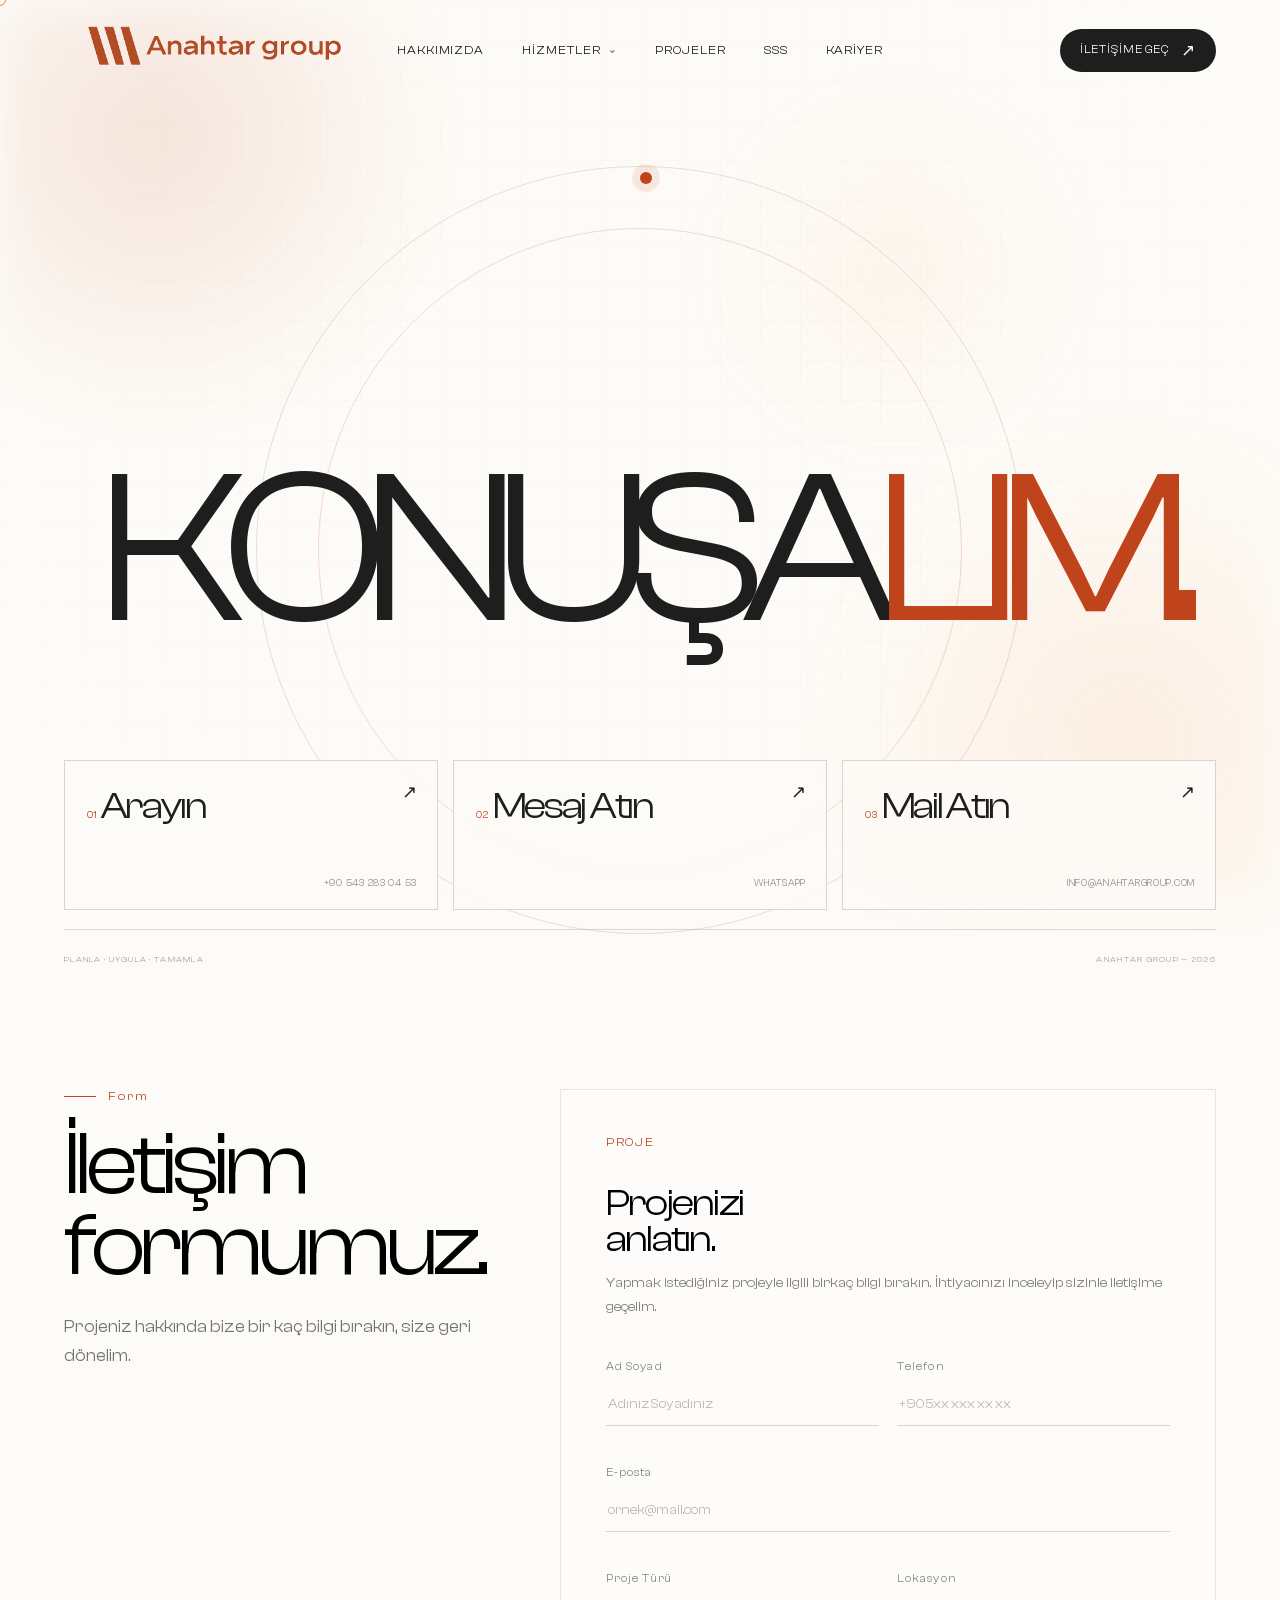
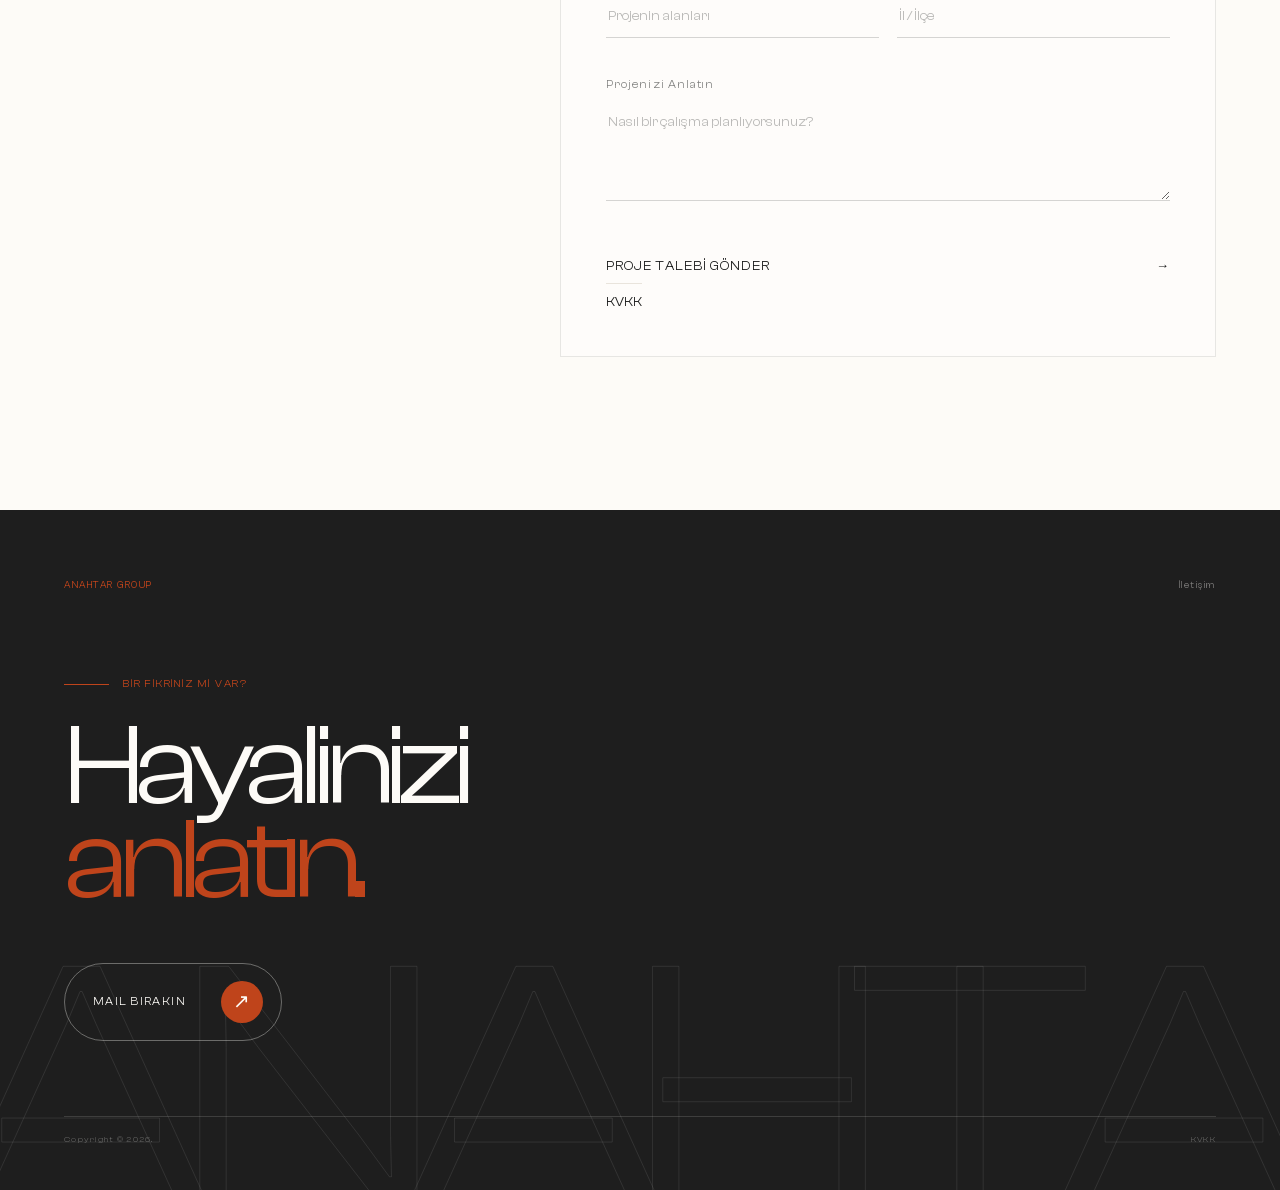
<file: iletisim.html>
<!DOCTYPE html>
<html lang="tr">
<head>
    <meta charset="UTF-8">
    <meta name="viewport" content="width=device-width, initial-scale=1.0">
    <meta name="author" content="Zargles - @zargles">
    <title>İletişim • Anahtar Group</title>
    <meta name="description" content="Anahtar Group ile iletişime geçin. Tadilat, elektrik ve yapı projeleriniz hakkında bilgi almak ve projenizi birlikte planlamak için bize ulaşın.">
    <link rel="canonical" href="https://anahtargroup.com/iletisim.html">

    <meta property="og:type" content="website">
    <meta property="og:url" content="https://anahtargroup.com/iletisim.html">
    <meta property="og:title" content="İletişim • Anahtar Group">
    <meta property="og:description" content="Anahtar Group ile iletişime geçin. Tadilat, elektrik ve yapı projeleriniz hakkında bilgi almak ve projenizi birlikte planlamak için bize ulaşın.">
    <meta property="og:image" content="https://anahtargroup.com/pics/logolar/logoOG.jpg">
    <meta property="og:site_name" content="Anahtar Group">
    <meta property="og:locale" content="tr_TR">

    <meta name="twitter:card" content="summary_large_image">
    <meta name="twitter:title" content="İletişim • Anahtar Group">
    <meta name="twitter:description" content="Anahtar Group ile iletişime geçin. Tadilat, elektrik ve yapı projeleriniz hakkında bilgi almak ve projenizi birlikte planlamak için bize ulaşın.">
    <meta name="twitter:image" content="https://anahtargroup.com/pics/logolar/logoOG.jpg">
    <link rel="icon" type="image/x-icon" href="/pics/logolar/sadeLogo.png">
    
    <link rel="stylesheet" href="css/style.css">
    <link rel="stylesheet" href="css/iletisim.css">
    <link rel="stylesheet" href="css/efektler.css">
</head>
<body>
    <div class="cursor-follower"></div>
    <div id="loader">
        <img src="pics/logolar/sadeLogoBeyaz.png" alt="Anahtar Group">
    </div>
    <header class="header" id="header">
        <a href="../index.html" class="header-logo">
            <img src="../pics/logolar/AnahtarGroupSade.png" alt="Anahtar Group">
        </a>
        <nav class="header-nav">
            <a href="../hakkimizda.html">Hakkımızda</a>
            <div class="header-service">
                <a href="../hizmetler.html">
                    Hizmetler
                    <span class="header-service-arrow">⌄</span>
                </a>
                <div class="header-service-dropdown">
                    <a href="../hizmetler/elektrik.html">
                        Elektrik
                        <span>↗</span>
                    </a>
                    <a href="../hizmetler/tadilat.html">
                        Tadilat
                        <span>↗</span>
                    </a>
                </div>
            </div>
            <a href="../projeler.html">Projeler</a>
            <a href="../sss.html">SSS</a>
            <a href="../kariyer.html">Kariyer</a>
        </nav>
        <div class="header-right">
            <a href="../iletisim.html" class="header-contact">
                İletişime Geç
                <span>↗</span>
            </a>
            <button class="menu-button" id="menuButton" aria-label="Menüyü aç">
                <div class="menu-icon">
                    <span></span>
                    <span></span>
                </div>
            </button>
        </div>
    </header>
    <div class="mobile-menu" id="mobileMenu">
        <div class="mobile-menu-inner">
            <nav class="mobile-links">
                <a href="../hakkimizda.html" class="mobile-link">
                    <span class="mobile-link-number">01</span>
                    <span class="mobile-link-text">Hakkımızda</span>
                    <span class="mobile-link-arrow">↗</span>
                </a>
                <div class="mobile-service" id="mobileService">
                    <div class="mobile-service-main mobile-link">
                        <span class="mobile-link-number">02</span>
                        <a href="../hizmetler.html" class="mobile-link-text">Hizmetler</a>
                        <button class="mobile-service-toggle" id="mobileServiceToggle" aria-label="Hizmetler alt menüsünü aç" aria-expanded="false">
                            <span>⌄</span>
                        </button>
                    </div>
                    <div class="mobile-service-submenu">
                        <div class="mobile-service-submenu-inner">
                            <a href="../hizmetler/elektrik.html">
                                Elektrik
                                <span>↗</span>
                            </a>
                            <a href="../hizmetler/tadilat.html">
                                Tadilat
                                <span>↗</span>
                            </a>
                        </div>
                    </div>
                </div>
                <a href="../projeler.html" class="mobile-link">
                    <span class="mobile-link-number">03</span>
                    <span class="mobile-link-text">Projeler</span>
                    <span class="mobile-link-arrow">↗</span>
                </a>
                <a href="../sss.html" class="mobile-link">
                    <span class="mobile-link-number">04</span>
                    <span class="mobile-link-text">SSS</span>
                    <span class="mobile-link-arrow">↗</span>
                </a>
                <a href="../kariyer.html" class="mobile-link">
                    <span class="mobile-link-number">05</span>
                    <span class="mobile-link-text">Kariyer</span>
                    <span class="mobile-link-arrow">↗</span>
                </a>
                <a href="../iletisim.html" class="mobile-link">
                    <span class="mobile-link-number">06</span>
                    <span class="mobile-link-text">İletişim</span>
                    <span class="mobile-link-arrow">↗</span>
                </a>
            </nav>
            <div class="mobile-bottom">
                <div class="mobile-bottom-left">
                    <span class="mobile-bottom-label">ANAHTAR GROUP</span>
                    <span class="mobile-bottom-mail">Hayalleriniz için buradayız.</span>
                </div>
                <div class="mobile-signature">ANAHTAR</div>
            </div>
        </div>
    </div>
    <section class="contact">
        <div class="contact-center">
            <div class="contact-circle"></div>
            <div class="contact-orbit"></div>
            <h1>KONUŞA<span>LIM.</span></h1>
        </div>
        <div class="contact-methods">
            <a href="tel:+905432830453" class="contact-method">
                <span class="method-number">01</span>
                <span class="method-name">Arayın</span>
                <span class="method-detail">+90 543 283 04 53</span>
                <span class="method-arrow">↗</span>
            </a>
            <a href="https://wa.me/905432830453" class="contact-method">
                <span class="method-number">02</span>
                <span class="method-name">Mesaj Atın</span>
                <span class="method-detail">WHATSAPP</span>
                <span class="method-arrow">↗</span>
            </a>
            <a href="mailto:info@anahtargroup.com" class="contact-method">
                <span class="method-number">03</span>
                <span class="method-name">Mail Atın</span>
                <span class="method-detail">INFO@ANAHTARGROUP.COM</span>
                <span class="method-arrow">↗</span>
            </a>
        </div>
        <div class="contact-bottom">
            <span>PLANLA · UYGULA · TAMAMLA</span>
            <span>ANAHTAR GROUP — 2026</span>
        </div>
    </section>
    <section class="contact-section">
        <div class="contact-header">
            <div class="contact-kicker reveal">Form</div>
            <h1 class=" reveal">İletişim<br>formumuz.</h1>
            <p class=" reveal">Projeniz hakkında bize bir kaç bilgi bırakın, size geri dönelim.</p>
        </div>
        <div class="forms-grid">
            <form class="contact-form reveal">
                <div class="form-number">PROJE</div>
                <h2 class="form-title">Projenizi<br>anlatın.</h2>
                <p class="form-description">Yapmak istediğiniz projeyle ilgili birkaç bilgi bırakın. İhtiyacınızı inceleyip sizinle iletişime geçelim.</p>
                <div class="form-row">
                    <div class="form-group">
                        <label>Ad Soyad</label>
                        <input type="text" placeholder="Adınız Soyadınız">
                    </div>
                    <div class="form-group">
                        <label>Telefon</label>
                        <input type="tel" placeholder="+90 5xx xxx xx xx">
                    </div>
                    <div class="form-group full">
                        <label>E-posta</label>
                        <input type="email" placeholder="ornek@mail.com">
                    </div>
                    <div class="form-group">
                        <label>Proje Türü</label>
                        <input type="text" placeholder="Projenin alanları">
                    </div>
                    <div class="form-group">
                        <label>Lokasyon</label>
                        <input type="text" placeholder="İl / İlçe">
                    </div>
                    <div class="form-group full">
                        <label>Projenizi Anlatın</label>
                        <textarea placeholder="Nasıl bir çalışma planlıyorsunuz?"></textarea>
                    </div>
                </div>
                <button class="form-button" type="submit">PROJE TALEBİ GÖNDER <span>→</span></button>
                <a href="../legal/KVKK.html">KVKK</a>
            </form>
        </div>
    </section>
    <section class="final-cta">
        <div class="final-cta-bg reveal">ANAHTAR</div>
        <div class="final-cta-top reveal">
            <span>ANAHTAR GROUP</span>
            <span>İletişim</span>
        </div>
        <div class="final-cta-content reveal">
            <span class="final-cta-kicker reveal">BİR FİKRİNİZ Mİ VAR?</span>
            <h2 class="reveal">
                Hayalinizi<br>
                <em>anlatın.</em>
            </h2>
            <a href="mailto:info@anahtargroup.com" class="final-cta-button">
                <span>MAIL BIRAKIN</span>
                <b>↗</b>
            </a>
        </div>
        <div class="final-cta-bottom">
            <span>Copyright © 2026.</span>
            <span><a href="./legal/kvkk.html">KVKK</a></span>
        </div>
    </section>
    <script async src="https://www.googletagmanager.com/gtag/js?id=G-WKKQSK5Y9B"></script>
    <script src="js/hamburgerMenu.js"></script>
    <script src="js/reveal.js"></script>
    <script src="js/cursor.js"></script>
    <script>
        document.querySelectorAll(".contact-form").forEach(form=>{
            form.addEventListener("submit",e=>{
                e.preventDefault();
                alert("Demo formu — gönderim sistemi henüz bağlı değil.");
            });
        });
    </script>
</body>
</html>
</file>
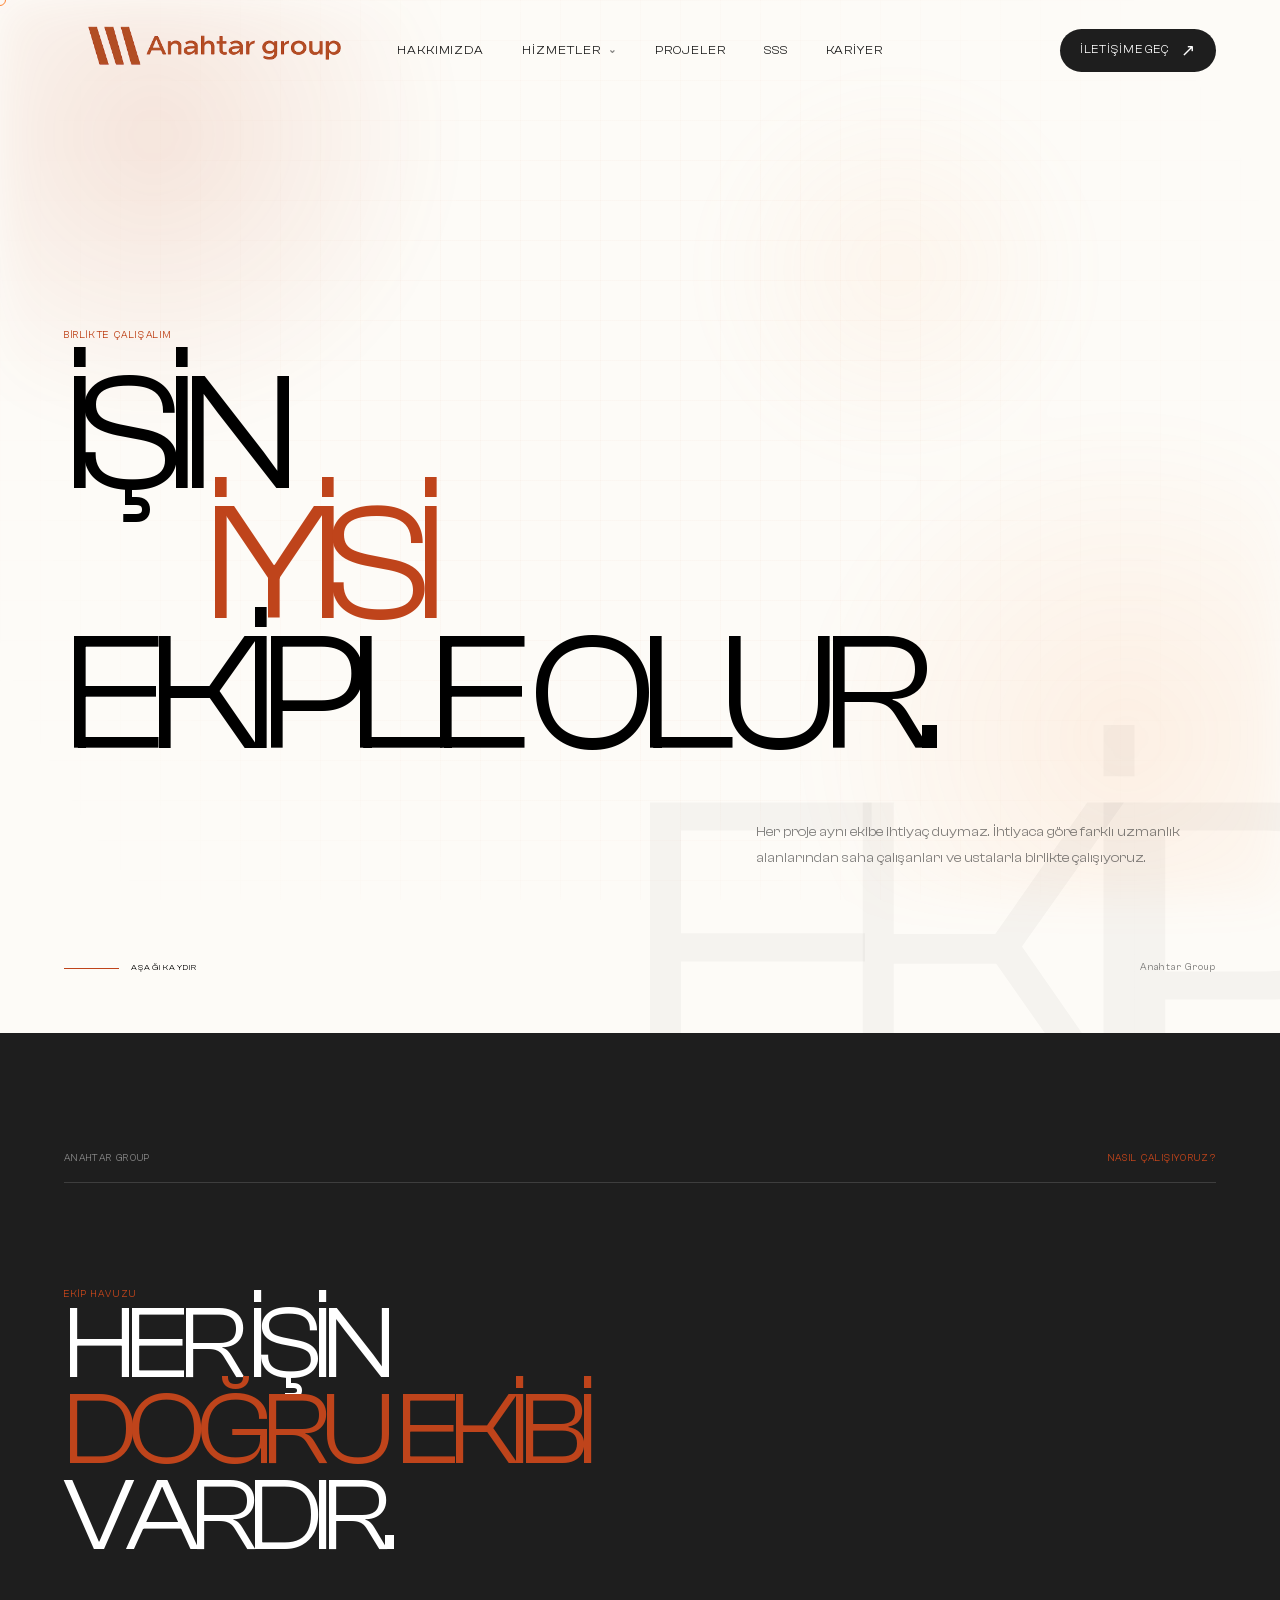
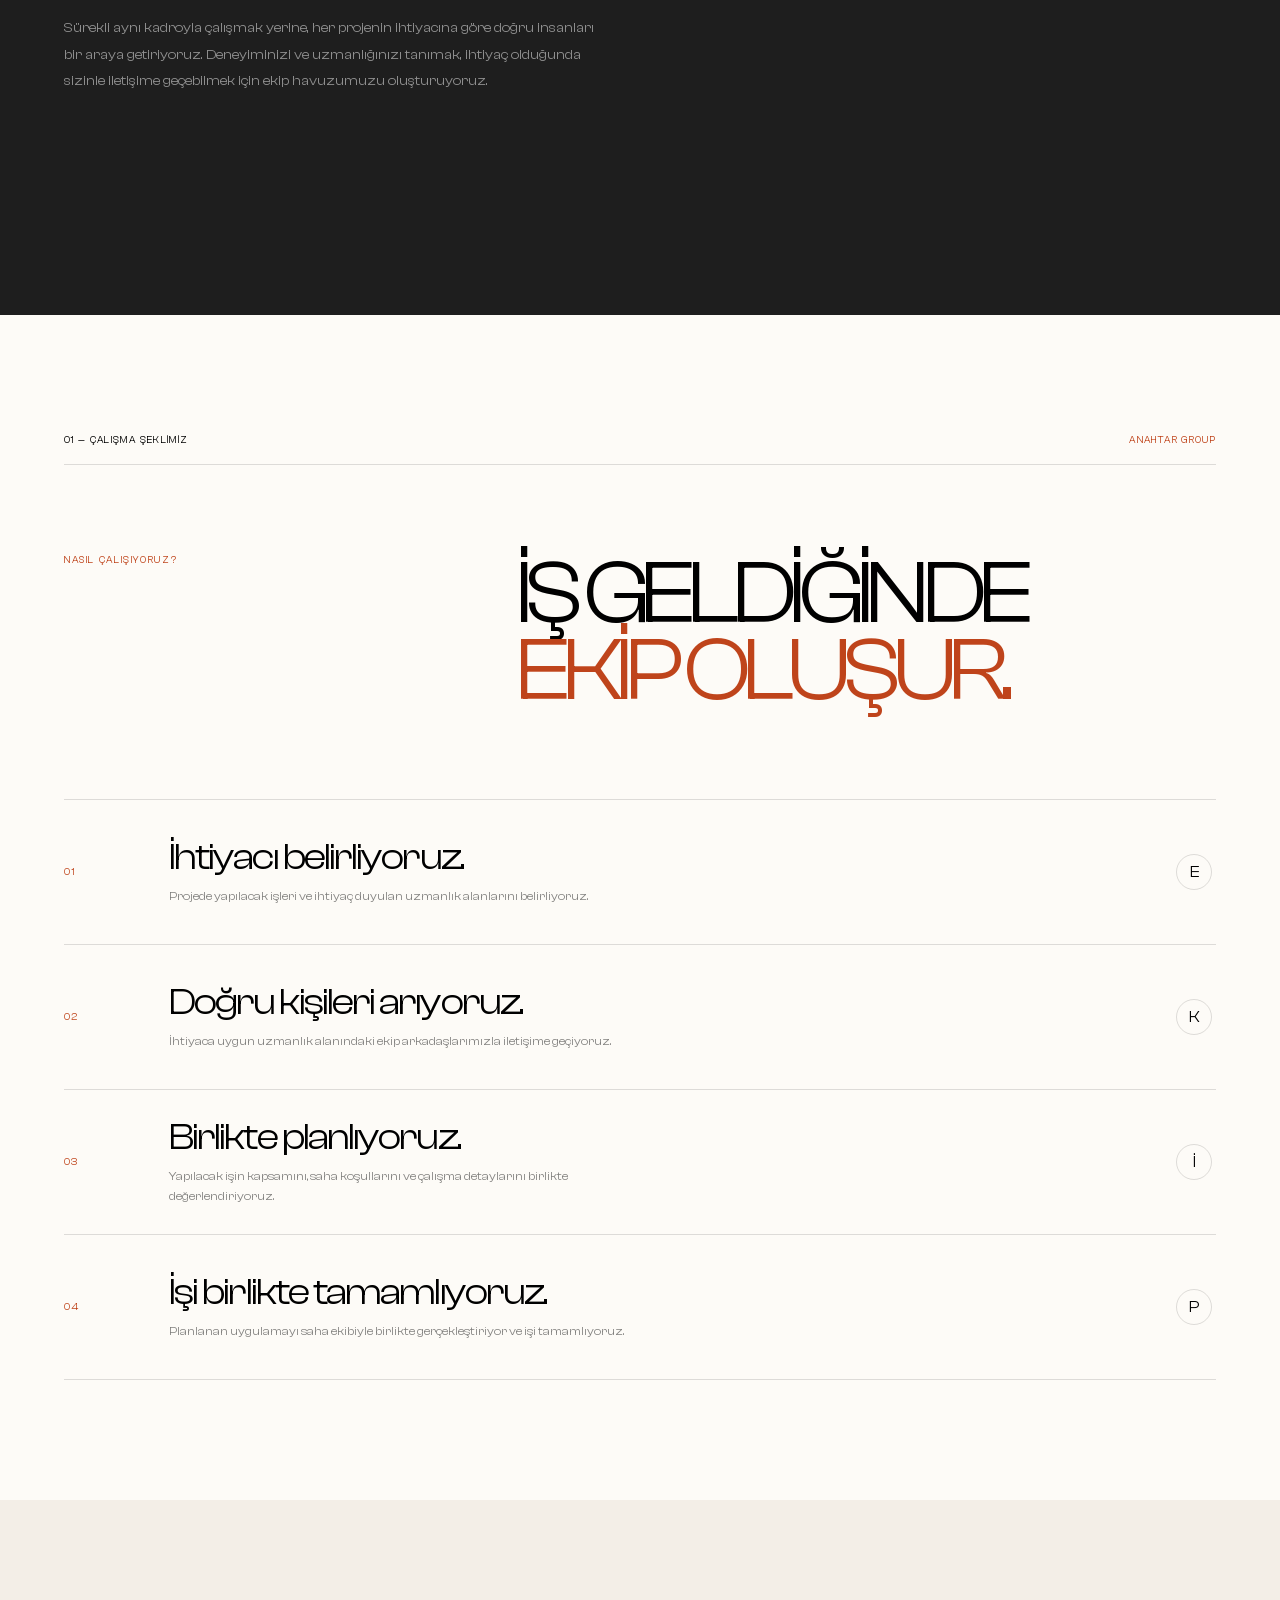
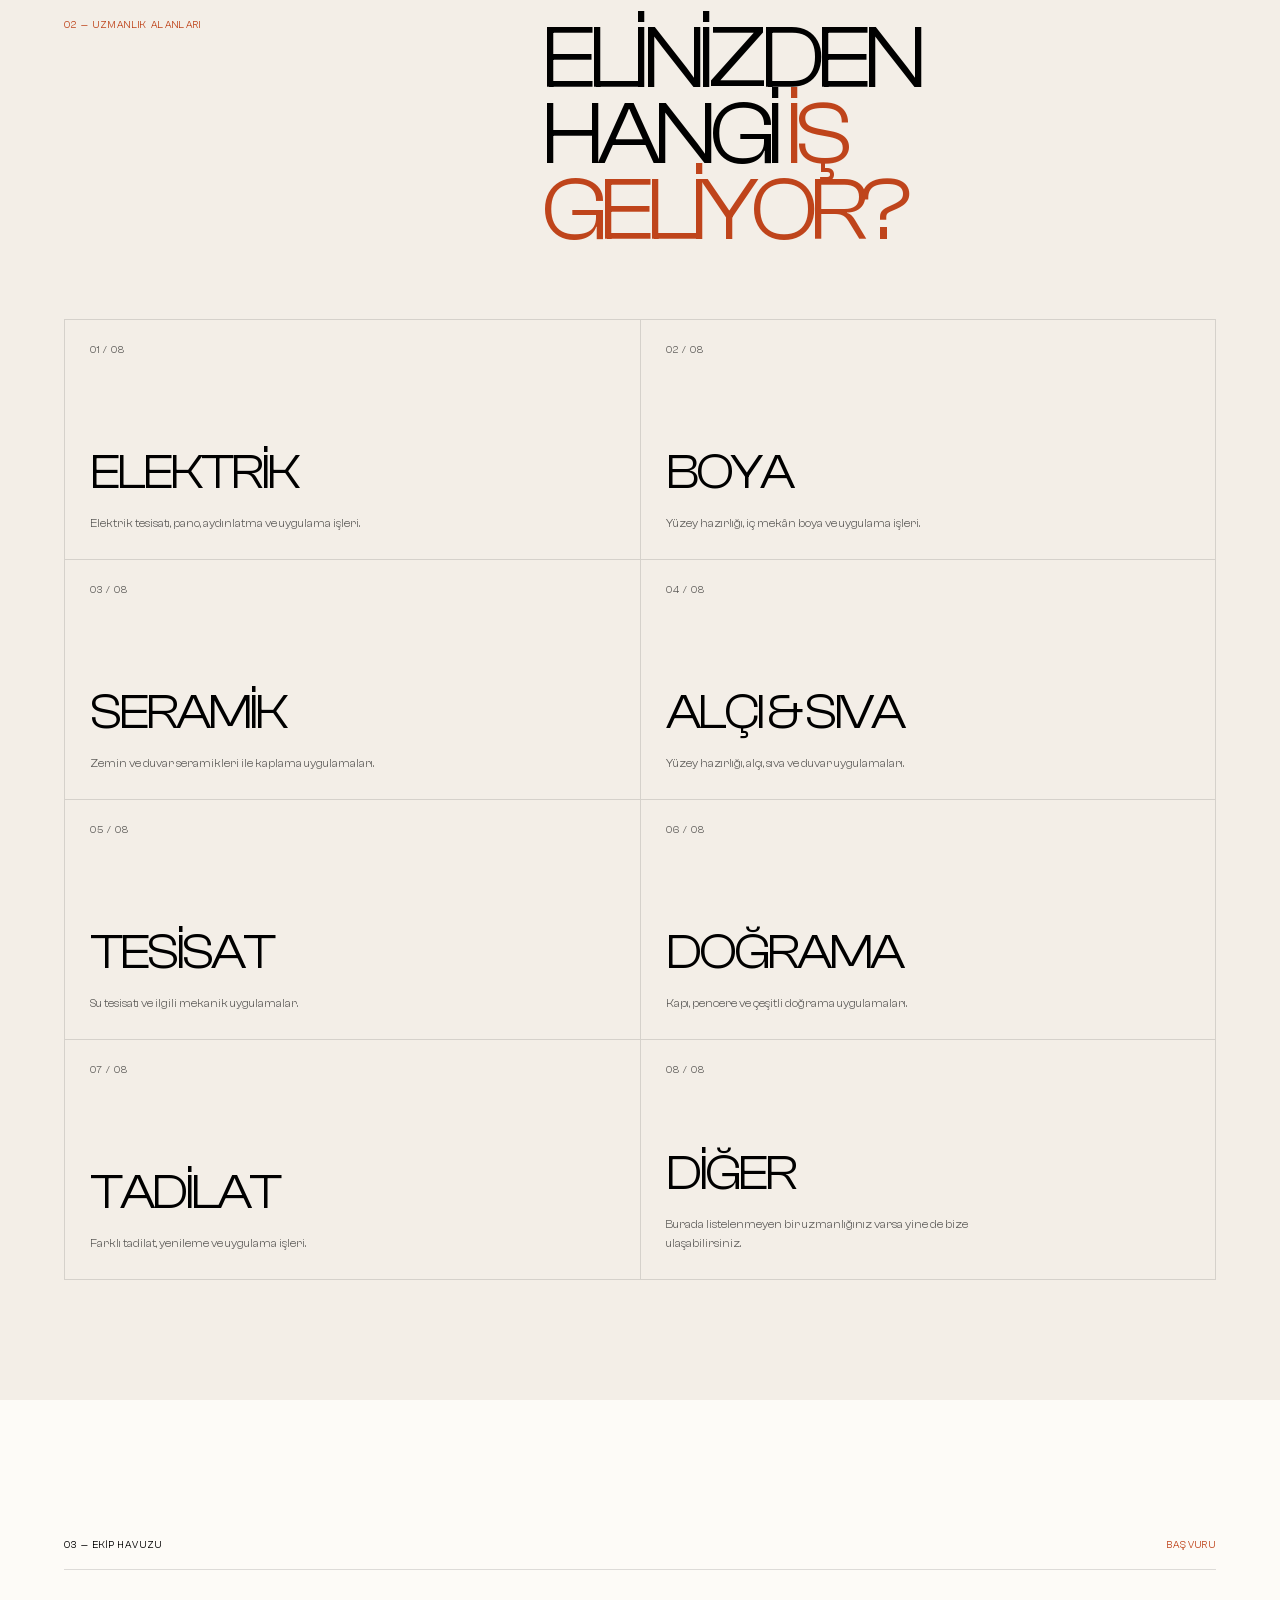
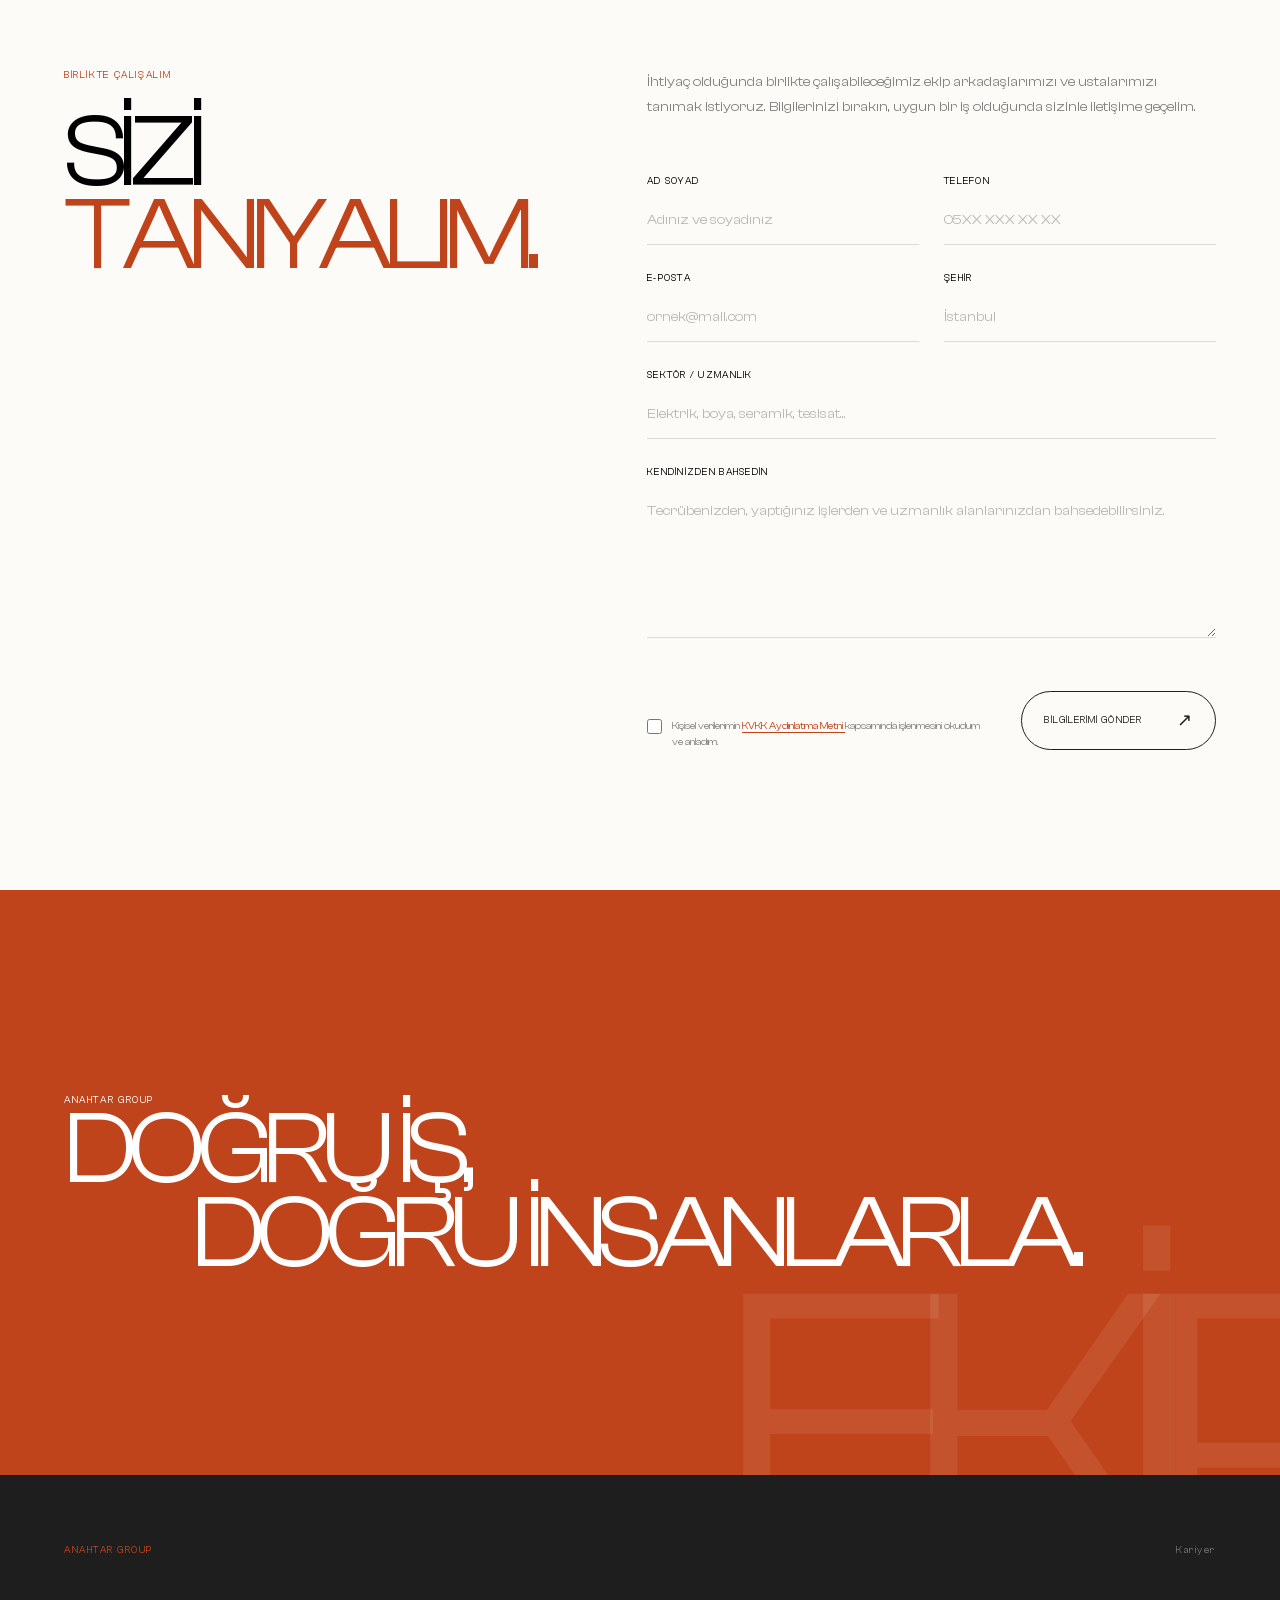
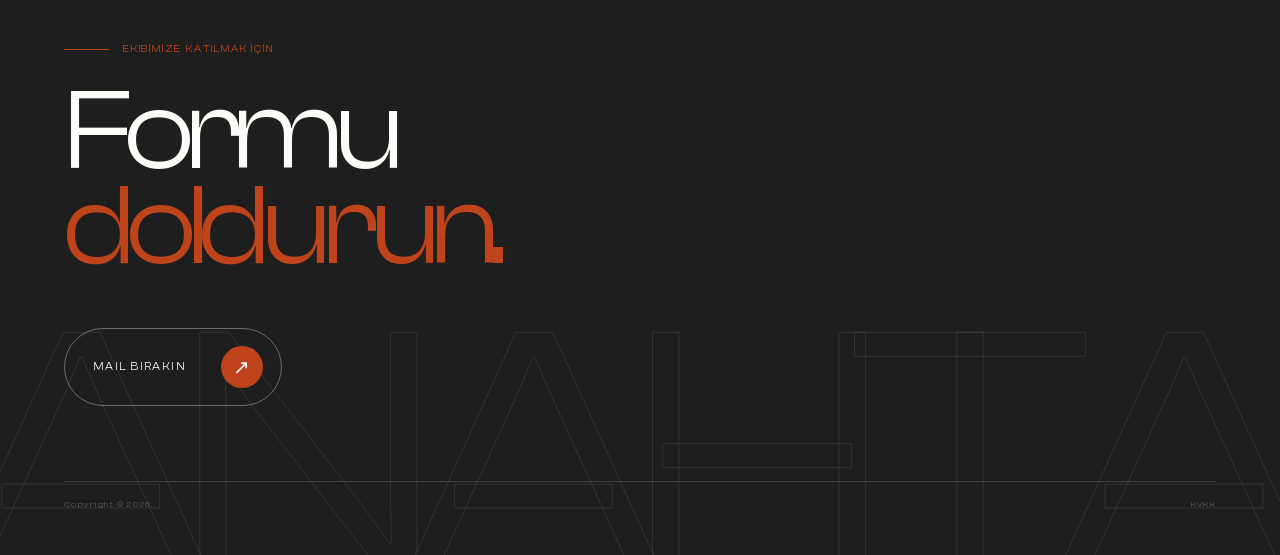
<file: kariyer.html>
<!DOCTYPE html>
<html lang="tr">
<head>
    <meta charset="UTF-8">
    <meta name="viewport" content="width=device-width, initial-scale=1.0">
    <meta name="author" content="Zargles - @zargles">
    <title>Kariyer • Anahtar Group</title>
    <meta name="description" content="Anahtar Group'da kariyer fırsatlarını keşfedin. Ekibimize katılmak ve yeteneklerinizi geleceğin projelerinde değerlendirmek için kariyer olanaklarımızı inceleyin.">
    <link rel="canonical" href="https://anahtargroup.com/kariyer.html">

    <meta property="og:type" content="website">
    <meta property="og:url" content="https://anahtargroup.com/kariyer.html">
    <meta property="og:title" content="Kariyer • Anahtar Group">
    <meta property="og:description" content="Anahtar Group'da kariyer fırsatlarını keşfedin. Ekibimize katılmak ve yeteneklerinizi geleceğin projelerinde değerlendirmek için kariyer olanaklarımızı inceleyin.">
    <meta property="og:image" content="https://anahtargroup.com/pics/logolar/logoOG.jpg">
    <meta property="og:site_name" content="Anahtar Group">
    <meta property="og:locale" content="tr_TR">

    <meta name="twitter:card" content="summary_large_image">
    <meta name="twitter:title" content="Kariyer • Anahtar Group">
    <meta name="twitter:description" content="Anahtar Group'da kariyer fırsatlarını keşfedin. Ekibimize katılmak ve yeteneklerinizi geleceğin projelerinde değerlendirmek için kariyer olanaklarımızı inceleyin.">
    <meta name="twitter:image" content="https://anahtargroup.com/pics/logolar/logoOG.jpg">

    <link rel="icon" type="image/x-icon" href="/pics/logolar/sadeLogo.png">    
    <link rel="stylesheet" href="css/style.css">
    <link rel="stylesheet" href="css/kariyer.css">
    <link rel="stylesheet" href="css/efektler.css">
</head>
<body>
    <div class="cursor-follower"></div>
    <div id="loader">
        <img src="pics/logolar/sadeLogoBeyaz.png" alt="Anahtar Group">
    </div>
    <header class="header" id="header">
        <a href="../index.html" class="header-logo">
            <img src="../pics/logolar/AnahtarGroupSade.png" alt="Anahtar Group">
        </a>
        <nav class="header-nav">
            <a href="../hakkimizda.html">Hakkımızda</a>
            <div class="header-service">
                <a href="../hizmetler.html">
                    Hizmetler
                    <span class="header-service-arrow">⌄</span>
                </a>
                <div class="header-service-dropdown">
                    <a href="../hizmetler/elektrik.html">
                        Elektrik
                        <span>↗</span>
                    </a>
                    <a href="../hizmetler/tadilat.html">
                        Tadilat
                        <span>↗</span>
                    </a>
                </div>
            </div>
            <a href="../projeler.html">Projeler</a>
            <a href="../sss.html">SSS</a>
            <a href="../kariyer.html">Kariyer</a>
        </nav>
        <div class="header-right">
            <a href="../iletisim.html" class="header-contact">
                İletişime Geç
                <span>↗</span>
            </a>
            <button class="menu-button" id="menuButton" aria-label="Menüyü aç">
                <div class="menu-icon">
                    <span></span>
                    <span></span>
                </div>
            </button>
        </div>
    </header>
    <div class="mobile-menu" id="mobileMenu">
        <div class="mobile-menu-inner">
            <nav class="mobile-links">
                <a href="../hakkimizda.html" class="mobile-link">
                    <span class="mobile-link-number">01</span>
                    <span class="mobile-link-text">Hakkımızda</span>
                    <span class="mobile-link-arrow">↗</span>
                </a>
                <div class="mobile-service" id="mobileService">
                    <div class="mobile-service-main mobile-link">
                        <span class="mobile-link-number">02</span>
                        <a href="../hizmetler.html" class="mobile-link-text">Hizmetler</a>
                        <button class="mobile-service-toggle" id="mobileServiceToggle" aria-label="Hizmetler alt menüsünü aç" aria-expanded="false">
                            <span>⌄</span>
                        </button>
                    </div>
                    <div class="mobile-service-submenu">
                        <div class="mobile-service-submenu-inner">
                            <a href="../hizmetler/elektrik.html">
                                Elektrik
                                <span>↗</span>
                            </a>
                            <a href="../hizmetler/tadilat.html">
                                Tadilat
                                <span>↗</span>
                            </a>
                        </div>
                    </div>
                </div>
                <a href="../projeler.html" class="mobile-link">
                    <span class="mobile-link-number">03</span>
                    <span class="mobile-link-text">Projeler</span>
                    <span class="mobile-link-arrow">↗</span>
                </a>
                <a href="../sss.html" class="mobile-link">
                    <span class="mobile-link-number">04</span>
                    <span class="mobile-link-text">SSS</span>
                    <span class="mobile-link-arrow">↗</span>
                </a>
                <a href="../kariyer.html" class="mobile-link">
                    <span class="mobile-link-number">05</span>
                    <span class="mobile-link-text">Kariyer</span>
                    <span class="mobile-link-arrow">↗</span>
                </a>
                <a href="../iletisim.html" class="mobile-link">
                    <span class="mobile-link-number">06</span>
                    <span class="mobile-link-text">İletişim</span>
                    <span class="mobile-link-arrow">↗</span>
                </a>
            </nav>
            <div class="mobile-bottom">
                <div class="mobile-bottom-left">
                    <span class="mobile-bottom-label">ANAHTAR GROUP</span>
                    <span class="mobile-bottom-mail">Hayalleriniz için buradayız.</span>
                </div>
                <div class="mobile-signature">ANAHTAR</div>
            </div>
        </div>
    </div>
        <main>
        <section class="team-hero">
            <div class="team-hero-bg reveal">
                EKİP
            </div>
            <div class="team-hero-main">
                <span class="team-hero-kicker reveal">
                    BİRLİKTE ÇALIŞALIM
                </span>
                <h1 class="team-hero-title reveal">
                    İŞİN<br>
                    <span>İYİSİ</span>
                    EKİPLE OLUR.
                </h1>
                <p class="team-hero-desc reveal">
                    Her proje aynı ekibe ihtiyaç duymaz.
                    İhtiyaca göre farklı uzmanlık alanlarından
                    saha çalışanları ve ustalarla birlikte çalışıyoruz.
                </p>
            </div>
            <div class="team-hero-bottom reveal">
                <div class="team-hero-scroll">
                    <span class="team-hero-scroll-line"></span>
                    <span">AŞAĞI KAYDIR</span>
                </div>
                <span class="team-hero-number">
                    Anahtar Group
                </span>
            </div>
        </section>
        <section class="team-manifesto">
            <div class="team-manifesto-top reveal">
                <span>ANAHTAR GROUP</span>
                <span>NASIL ÇALIŞIYORUZ?</span>
            </div>
            <div class="team-manifesto-main">
                <span class="team-manifesto-label reveal">
                    EKİP HAVUZU
                </span>
                <h2 class="team-manifesto-title reveal">
                    HER İŞİN<br>
                    <span>DOĞRU EKİBİ</span><br>
                    VARDIR.
                </h2>
                <p class="team-manifesto-copy reveal">
                    Sürekli aynı kadroyla çalışmak yerine,
                    her projenin ihtiyacına göre doğru insanları
                    bir araya getiriyoruz. Deneyiminizi ve
                    uzmanlığınızı tanımak, ihtiyaç olduğunda
                    sizinle iletişime geçebilmek için ekip
                    havuzumuzu oluşturuyoruz.
                </p>
            </div>
        </section>
        <section class="team-work">
            <div class="team-section-top reveal">
                <span>01 — ÇALIŞMA ŞEKLİMİZ</span>
                <span>ANAHTAR GROUP</span>
            </div>
            <div class="team-work-intro">
                <span class="team-work-label reveal">
                    NASIL ÇALIŞIYORUZ?
                </span>
                <h2 class="team-work-title reveal">
                    İş geldiğinde<br>
                    <span>ekip oluşur.</span>
                </h2>
            </div>
            <div class="team-work-steps">
                <div class="team-work-step reveal">
                    <span class="team-work-number">
                        01
                    </span>
                    <div>
                        <h3>İhtiyacı belirliyoruz.</h3>
                        <p>
                            Projede yapılacak işleri ve ihtiyaç duyulan
                            uzmanlık alanlarını belirliyoruz.
                        </p>
                    </div>
                    <span class="team-work-arrow">
                        E
                    </span>
                </div>
                <div class="team-work-step reveal">
                    <span class="team-work-number">
                        02
                    </span>
                    <div>
                        <h3>Doğru kişileri arıyoruz.</h3>
                        <p>
                            İhtiyaca uygun uzmanlık alanındaki ekip
                            arkadaşlarımızla iletişime geçiyoruz.
                        </p>
                    </div>
                    <span class="team-work-arrow">
                        K
                    </span>
                </div>
                <div class="team-work-step reveal">
                    <span class="team-work-number">
                        03
                    </span>
                    <div>
                        <h3>Birlikte planlıyoruz.</h3>
                        <p>
                            Yapılacak işin kapsamını, saha koşullarını
                            ve çalışma detaylarını birlikte değerlendiriyoruz.
                        </p>
                    </div>
                    <span class="team-work-arrow">
                        İ
                    </span>
                </div>
                <div class="team-work-step reveal">
                    <span class="team-work-number">
                        04
                    </span>
                    <div>
                        <h3>İşi birlikte tamamlıyoruz.</h3>
                        <p>
                            Planlanan uygulamayı saha ekibiyle birlikte
                            gerçekleştiriyor ve işi tamamlıyoruz.
                        </p>
                    </div>
                    <span class="team-work-arrow">
                        P
                    </span>
                </div>
            </div>
        </section>
        <section class="team-expertise">
            <div class="team-expertise-head">
                <span class="team-expertise-number reveal">
                    02 — UZMANLIK ALANLARI
                </span>
                <h2 class="team-expertise-title reveal">
                    Elinizden<br>
                    hangi <span>iş geliyor?</span>
                </h2>
            </div>
            <div class="team-expertise-grid">
                <article class="team-expertise-item reveal">
                    <span class="team-expertise-item-number">
                        01 / 08
                    </span>
                    <div>
                        <h3>Elektrik</h3>
                        <p>
                            Elektrik tesisatı, pano, aydınlatma
                            ve uygulama işleri.
                        </p>
                    </div>
                </article>
                <article class="team-expertise-item reveal">
                    <span class="team-expertise-item-number">
                        02 / 08
                    </span>
                    <div>
                        <h3>Boya</h3>
                        <p>
                            Yüzey hazırlığı, iç mekân boya
                            ve uygulama işleri.
                        </p>
                    </div>
                </article>
                <article class="team-expertise-item reveal">
                    <span class="team-expertise-item-number">
                        03 / 08
                    </span>
                    <div>
                        <h3>Seramik</h3>
                        <p>
                            Zemin ve duvar seramikleri ile
                            kaplama uygulamaları.
                        </p>
                    </div>
                </article>
                <article class="team-expertise-item reveal">
                    <span class="team-expertise-item-number">
                        04 / 08
                    </span>
                    <div>
                        <h3>Alçı & Sıva</h3>
                        <p>
                            Yüzey hazırlığı, alçı, sıva ve
                            duvar uygulamaları.
                        </p>
                    </div>
                </article>
                <article class="team-expertise-item reveal">
                    <span class="team-expertise-item-number">
                        05 / 08
                    </span>
                    <div>
                        <h3>Tesisat</h3>
                        <p>
                            Su tesisatı ve ilgili mekanik
                            uygulamalar.
                        </p>
                    </div>
                </article>
                <article class="team-expertise-item reveal">
                    <span class="team-expertise-item-number">
                        06 / 08
                    </span>
                    <div>
                        <h3>Doğrama</h3>
                        <p>
                            Kapı, pencere ve çeşitli doğrama
                            uygulamaları.
                        </p>
                    </div>
                </article>
                <article class="team-expertise-item reveal">
                    <span class="team-expertise-item-number">
                        07 / 08
                    </span>
                    <div>
                        <h3>Tadilat</h3>
                        <p>
                            Farklı tadilat, yenileme ve
                            uygulama işleri.
                        </p>
                    </div>
                </article>
                <article class="team-expertise-item reveal">
                    <span class="team-expertise-item-number">
                        08 / 08
                    </span>
                    <div>
                        <h3>Diğer</h3>
                        <p>
                            Burada listelenmeyen bir uzmanlığınız
                            varsa yine de bize ulaşabilirsiniz.
                        </p>
                    </div>
                </article>
            </div>
        </section>
        <section class="team-application">
            <div class="team-application-top reveal">
                <span>03 — EKİP HAVUZU</span>
                <span>BAŞVURU</span>
            </div>
            <div class="team-application-main">
                <div class="team-application-title">
                    <span class="reveal">
                        BİRLİKTE ÇALIŞALIM
                    </span>
                    <h2 class="reveal">
                        Sizi<br>
                        <em>tanıyalım.</em>
                    </h2>
                </div>
                <div>
                    <p class="team-form-intro reveal">
                        İhtiyaç olduğunda birlikte çalışabileceğimiz
                        ekip arkadaşlarımızı ve ustalarımızı tanımak
                        istiyoruz. Bilgilerinizi bırakın, uygun bir
                        iş olduğunda sizinle iletişime geçelim.
                    </p>
                    <form class="team-form">
                        <div class="team-form-row">
                            <div class="team-field reveal">
                                <label for="team-name">
                                    Ad Soyad
                                </label>
                                <input
                                    type="text"
                                    id="team-name"
                                    name="name"
                                    placeholder="Adınız ve soyadınız"
                                    required
                                >
                            </div>
                            <div class="team-field reveal">
                                <label for="team-phone">
                                    Telefon
                                </label>
                                <input
                                    type="tel"
                                    id="team-phone"
                                    name="phone"
                                    placeholder="05XX XXX XX XX"
                                    required
                                >
                            </div>
                        </div>
                        <div class="team-form-row">
                            <div class="team-field reveal">
                                <label for="team-email">
                                    E-posta
                                </label>
                                <input
                                    type="email"
                                    id="team-email"
                                    name="email"
                                    placeholder="ornek@mail.com"
                                    required
                                >
                            </div>
                            <div class="team-field reveal">
                                <label for="team-city">
                                    Şehir
                                </label>
                                <input
                                    type="text"
                                    id="team-city"
                                    name="city"
                                    placeholder="İstanbul"
                                    required
                                >
                            </div>
                        </div>
                        <div class="team-field reveal">
                            <label for="team-expertise">
                                Sektör / Uzmanlık
                            </label>
                            <input
                                type="text"
                                id="team-expertise"
                                name="expertise"
                                placeholder="Elektrik, boya, seramik, tesisat..."
                                required
                            >
                        </div>
                        <div class="team-field reveal">
                            <label for="team-about">
                                Kendinizden bahsedin
                            </label>
                            <textarea
                                id="team-about"
                                name="about"
                                placeholder="Tecrübenizden, yaptığınız işlerden ve uzmanlık alanlarınızdan bahsedebilirsiniz."
                                required
                            ></textarea>
                        </div>
                        <div class="team-form-bottom reveal">
                            <label class="team-kvkk">
                                <input
                                    type="checkbox"
                                    name="kvkk"
                                    required
                                >
                                <span>
                                    Kişisel verilerimin
                                    <a
                                        href="../legal/kvkk.html"
                                        target="_blank"
                                    >
                                        KVKK Aydınlatma Metni
                                    </a>
                                    kapsamında işlenmesini
                                    okudum ve anladım.
                                </span>

                            </label>
                            <button
                                type="submit"
                                class="team-submit"
                            >
                                <span>
                                    Bilgilerimi Gönder
                                </span>
                                <b>
                                    ↗
                                </b>
                            </button>
                        </div>
                    </form>
                </div>
            </div>
        </section>
        <section class="team-ending">
            <div class="team-ending-bg">
                EKİP
            </div>
            <div class="team-ending-content">
                <span class="team-ending-label reveal">
                    ANAHTAR GROUP
                </span>
                <h2 class="reveal">
                    Doğru iş,<br>
                    <span>doğru insanlarla.</span>
                </h2>
            </div>
        </section>
    </main>
    <section class="final-cta">
        <div class="final-cta-bg reveal">ANAHTAR</div>
        <div class="final-cta-top reveal">
            <span>ANAHTAR GROUP</span>
            <span>Kariyer</span>
        </div>
        <div class="final-cta-content reveal">
            <span class="final-cta-kicker reveal">EKİBİMİZE KATILMAK İÇİN</span>
            <h2 class="reveal">
                Formu<br>
                <em>doldurun.</em>
            </h2>
            <a href="mailto:info@anahtargroup.com" class="final-cta-button">
                <span>MAIL BIRAKIN</span>
                <b>↗</b>
            </a>
        </div>
        <div class="final-cta-bottom">
            <span>Copyright © 2026.</span>
            <span><a href="../legal/kvkk.html">KVKK</a></span>
        </div>
    </section>
    <script async src="https://www.googletagmanager.com/gtag/js?id=G-WKKQSK5Y9B"></script>
    <script src="../js/hamburgerMenu.js"></script>
    <script src="../js/reveal.js"></script>
    <script src="../js/cursor.js"></script>
    <script>
        const reveals=document.querySelectorAll(".reveal");

        const revealObserver=new IntersectionObserver((entries)=>{
            entries.forEach(entry=>{
                if(entry.isIntersecting){
                    entry.target.classList.add("active");
                    revealObserver.unobserve(entry.target);
                }
            });
        },{
            threshold:.1
        });

        reveals.forEach(item=>{
            revealObserver.observe(item);
        });
    </script>
</body>
</html>
</file>
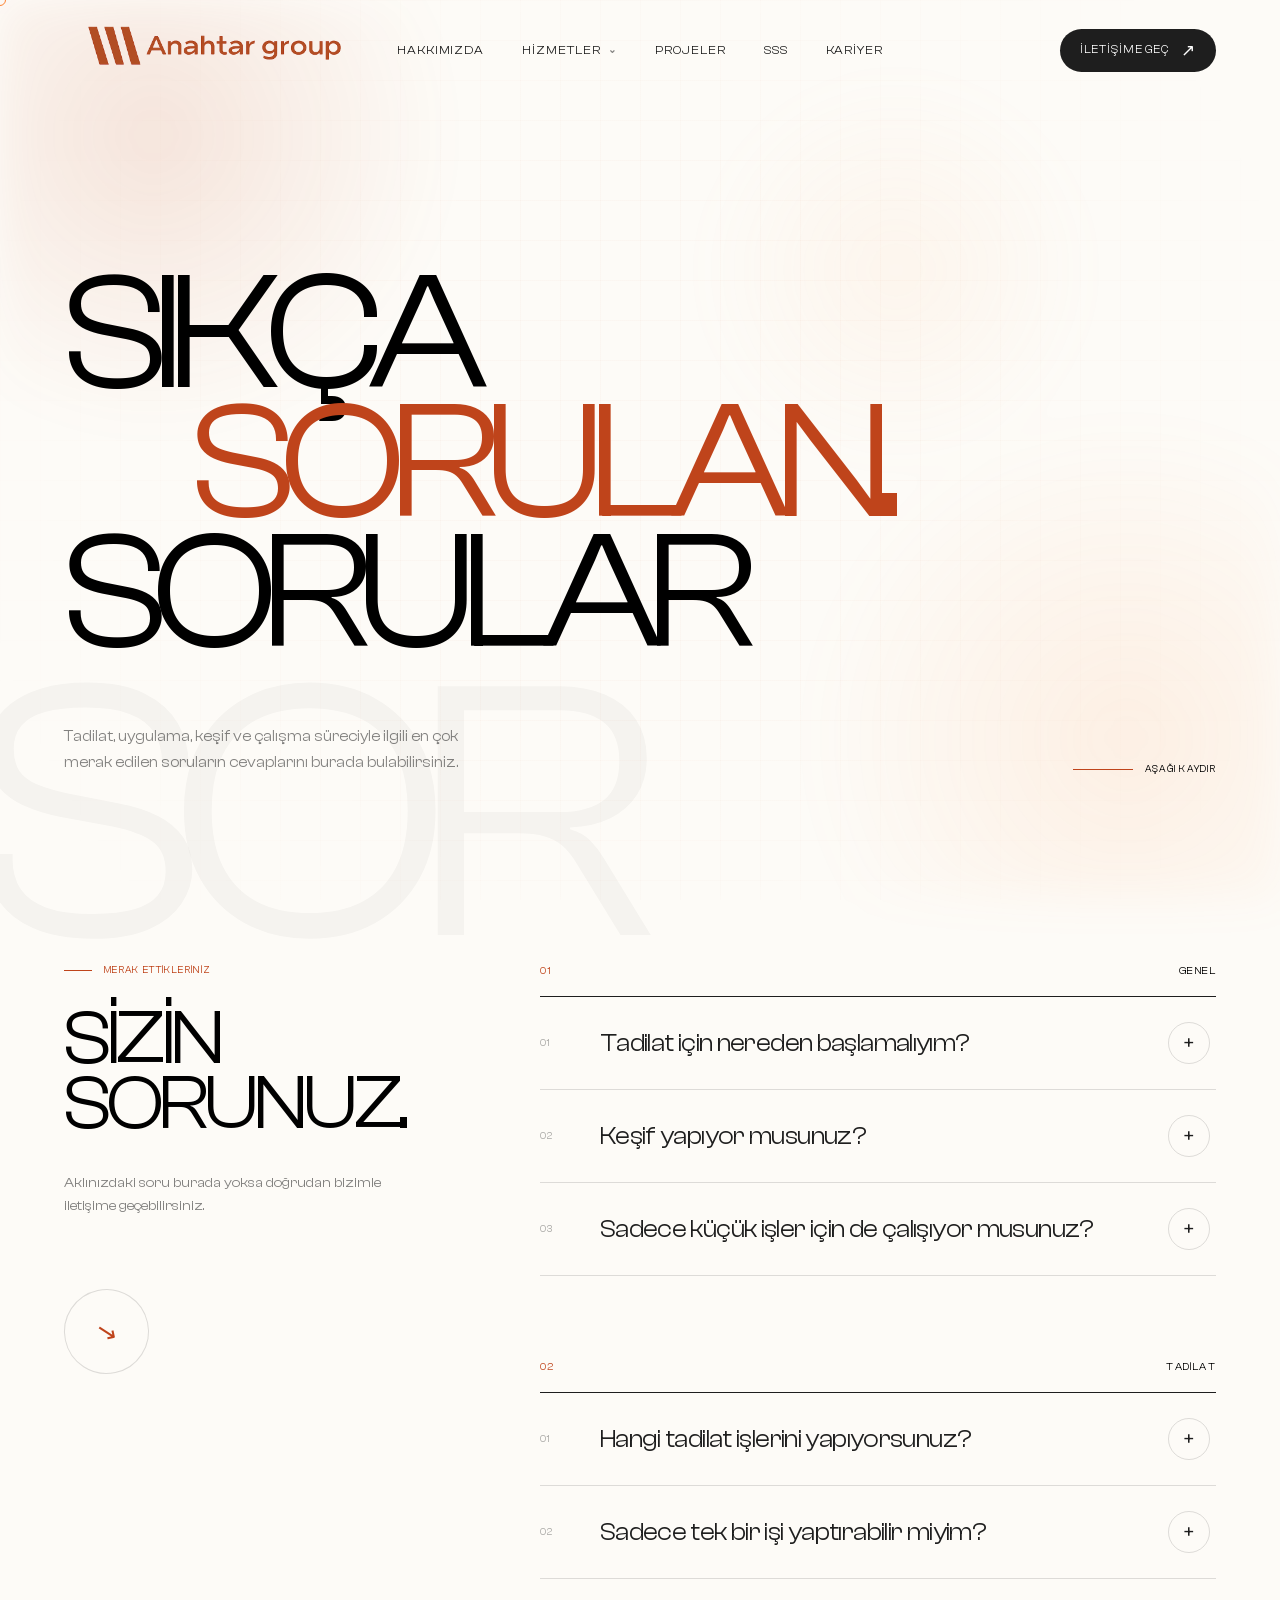
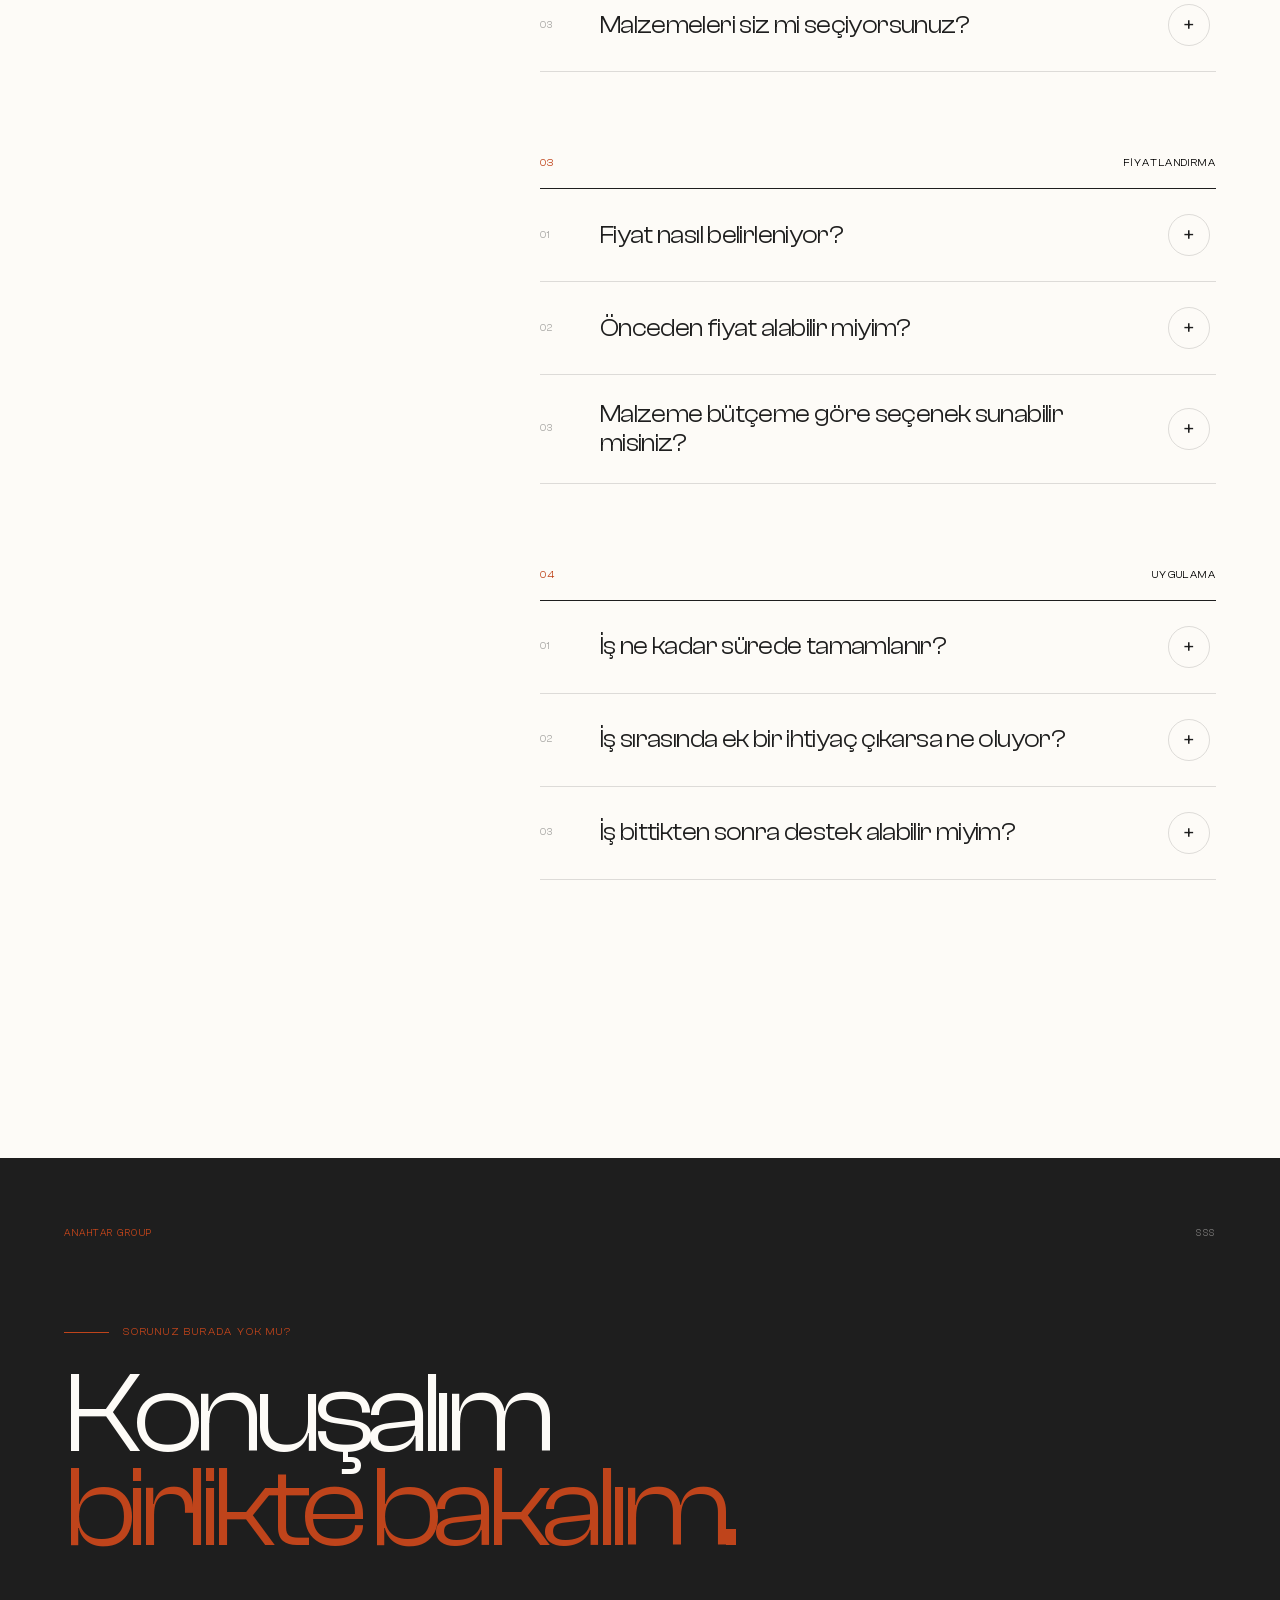
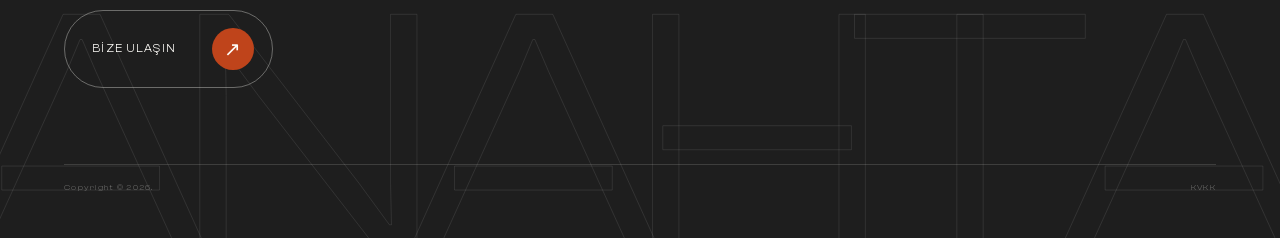
<file: sss.html>
<!DOCTYPE html>
<html lang="tr">
<head>
    <meta charset="UTF-8">
    <meta name="viewport" content="width=device-width, initial-scale=1.0">
    <meta name="author" content="Zargles - @zargles">
    <title>Sıkça Sorulan Sorular • Anahtar Group</title>
    <meta name="description" content="Anahtar Group hizmetleri, projeleri ve çalışma süreci hakkında sıkça sorulan soruların yanıtlarını inceleyin.">
    <link rel="canonical" href="https://anahtargroup.com/sss.html">

    <meta property="og:type" content="website">
    <meta property="og:url" content="https://anahtargroup.com/sss.html">
    <meta property="og:title" content="Sıkça Sorulan Sorular • Anahtar Group">
    <meta property="og:description" content="Anahtar Group hizmetleri, projeleri ve çalışma süreci hakkında sıkça sorulan soruların yanıtlarını inceleyin.">
    <meta property="og:image" content="https://anahtargroup.com/pics/logolar/logoOG.jpg">
    <meta property="og:site_name" content="Anahtar Group">
    <meta property="og:locale" content="tr_TR">

    <meta name="twitter:card" content="summary_large_image">
    <meta name="twitter:title" content="Sıkça Sorulan Sorular • Anahtar Group">
    <meta name="twitter:description" content="Anahtar Group hizmetleri, projeleri ve çalışma süreci hakkında sıkça sorulan soruların yanıtlarını inceleyin.">
    <meta name="twitter:image" content="https://anahtargroup.com/pics/logolar/logoOG.jpg">

    <link rel="icon" type="image/x-icon" href="/pics/logolar/sadeLogo.png">
    <link rel="stylesheet" href="../css/style.css">
    <link rel="stylesheet" href="../css/sss.css">
    <link rel="stylesheet" href="../css/efektler.css">
</head>
<body>
    <div class="cursor-follower"></div>
    <div id="loader">
        <img src="pics/logolar/sadeLogoBeyaz.png" alt="Anahtar Group">
    </div>
    <header class="header" id="header">
        <a href="../index.html" class="header-logo">
            <img src="../pics/logolar/AnahtarGroupSade.png" alt="Anahtar Group">
        </a>
        <nav class="header-nav">
            <a href="../hakkimizda.html">Hakkımızda</a>
            <div class="header-service">
                <a href="../hizmetler.html">
                    Hizmetler
                    <span class="header-service-arrow">⌄</span>
                </a>
                <div class="header-service-dropdown">
                    <a href="../hizmetler/elektrik.html">
                        Elektrik
                        <span>↗</span>
                    </a>
                    <a href="../hizmetler/tadilat.html">
                        Tadilat
                        <span>↗</span>
                    </a>
                </div>
            </div>
            <a href="../projeler.html">Projeler</a>
            <a href="../sss.html">SSS</a>
            <a href="../kariyer.html">Kariyer</a>
        </nav>
        <div class="header-right">
            <a href="../iletisim.html" class="header-contact">
                İletişime Geç
                <span>↗</span>
            </a>
            <button class="menu-button" id="menuButton" aria-label="Menüyü aç">
                <div class="menu-icon">
                    <span></span>
                    <span></span>
                </div>
            </button>
        </div>
    </header>
    <div class="mobile-menu" id="mobileMenu">
        <div class="mobile-menu-inner">
            <nav class="mobile-links">
                <a href="../hakkimizda.html" class="mobile-link">
                    <span class="mobile-link-number">01</span>
                    <span class="mobile-link-text">Hakkımızda</span>
                    <span class="mobile-link-arrow">↗</span>
                </a>
                <div class="mobile-service" id="mobileService">
                    <div class="mobile-service-main mobile-link">
                        <span class="mobile-link-number">02</span>
                        <a href="../hizmetler.html" class="mobile-link-text">Hizmetler</a>
                        <button class="mobile-service-toggle" id="mobileServiceToggle" aria-label="Hizmetler alt menüsünü aç" aria-expanded="false">
                            <span>⌄</span>
                        </button>
                    </div>
                    <div class="mobile-service-submenu">
                        <div class="mobile-service-submenu-inner">
                            <a href="../hizmetler/elektrik.html">
                                Elektrik
                                <span>↗</span>
                            </a>
                            <a href="../hizmetler/tadilat.html">
                                Tadilat
                                <span>↗</span>
                            </a>
                        </div>
                    </div>
                </div>
                <a href="../projeler.html" class="mobile-link">
                    <span class="mobile-link-number">03</span>
                    <span class="mobile-link-text">Projeler</span>
                    <span class="mobile-link-arrow">↗</span>
                </a>
                <a href="../sss.html" class="mobile-link">
                    <span class="mobile-link-number">04</span>
                    <span class="mobile-link-text">SSS</span>
                    <span class="mobile-link-arrow">↗</span>
                </a>
                <a href="../kariyer.html" class="mobile-link">
                    <span class="mobile-link-number">05</span>
                    <span class="mobile-link-text">Kariyer</span>
                    <span class="mobile-link-arrow">↗</span>
                </a>
                <a href="../iletisim.html" class="mobile-link">
                    <span class="mobile-link-number">06</span>
                    <span class="mobile-link-text">İletişim</span>
                    <span class="mobile-link-arrow">↗</span>
                </a>
            </nav>
            <div class="mobile-bottom">
                <div class="mobile-bottom-left">
                    <span class="mobile-bottom-label">ANAHTAR GROUP</span>
                    <span class="mobile-bottom-mail">Hayalleriniz için buradayız.</span>
                </div>
                <div class="mobile-signature">ANAHTAR</div>
            </div>
        </div>
    </div>
    <section class="faq-hero">
        <div class="faq-hero-bg">
            SOR
        </div>
        <div class="faq-hero-content">
            <h1 class="reveal">
                Sıkça
                <span>sorulan.</span>
                Sorular
            </h1>
            <div class="faq-hero-bottom reveal">
                <p>
                    Tadilat, uygulama, keşif ve çalışma süreciyle
                    ilgili en çok merak edilen soruların cevaplarını
                    burada bulabilirsiniz.
                </p>
                <div class="faq-scroll">
                    <span class="faq-scroll-line"></span>
                    <span>Aşağı kaydır</span>
                </div>
            </div>
        </div>
    </section>
    <main class="faq-section">
        <div class="faq-layout">
            <aside class="faq-side reveal">
                <div class="faq-side-label">
                    Merak ettikleriniz
                </div>
                <h2>
                    Sizin<br>
                    sorunuz.
                </h2>
                <p>
                    Aklınızdaki soru burada yoksa doğrudan
                    bizimle iletişime geçebilirsiniz.
                </p>
                <div class="faq-side-mark">
                    ↘
                </div>
            </aside>
            <div class="faq-content">
                <section class="faq-group">
                    <div class="faq-group-header reveal">
                        <span class="faq-group-number">
                            01
                        </span>

                        <span class="faq-group-title">
                            Genel
                        </span>
                    </div>
                    <div class="faq-item reveal">
                        <button class="faq-question" type="button">
                            <span class="faq-question-number">
                                01
                            </span>
                            <span class="faq-question-text">
                                Tadilat için nereden başlamalıyım?
                            </span>
                            <span class="faq-icon">
                                +
                            </span>

                        </button>
                        <div class="faq-answer">
                            <div class="faq-answer-inner">
                                <p>
                                    Öncelikle mevcut alanı ve ihtiyaçları
                                    değerlendiriyoruz. Yerinde keşif yaparak
                                    yapılacak işleri, uygulanabilecek çözümleri
                                    ve sürecin kapsamını birlikte belirliyoruz.
                                </p>
                            </div>
                        </div>
                    </div>
                    <div class="faq-item reveal">
                        <button class="faq-question" type="button">
                            <span class="faq-question-number">
                                02
                            </span>
                            <span class="faq-question-text">
                                Keşif yapıyor musunuz?
                            </span>
                            <span class="faq-icon">
                                +
                            </span>
                        </button>
                        <div class="faq-answer">
                            <div class="faq-answer-inner">
                                <p>
                                    Evet. Yapılacak işin kapsamını doğru
                                    anlayabilmek için mümkün olduğunda
                                    yerinde inceleme yapıyoruz. Alanın
                                    mevcut durumuna göre ihtiyaçları
                                    değerlendiriyoruz.
                                </p>
                            </div>
                        </div>
                    </div>
                    <div class="faq-item reveal">
                        <button class="faq-question" type="button">
                            <span class="faq-question-number">
                                03
                            </span>
                            <span class="faq-question-text">
                                Sadece küçük işler için de çalışıyor musunuz?
                            </span>
                            <span class="faq-icon">
                                +
                            </span>
                        </button>
                        <div class="faq-answer">
                            <div class="faq-answer-inner">
                                <p>
                                    İşin kapsamına göre değerlendirme yapıyoruz.
                                    Boya, elektrik, seramik, duvar, zemin,
                                    kapı-pencere ve benzeri tekil uygulamalardan
                                    daha kapsamlı tadilat işlerine kadar
                                    farklı ihtiyaçlara çözüm üretebiliyoruz.
                                </p>
                            </div>
                        </div>
                    </div>
                </section>
                <section class="faq-group">
                    <div class="faq-group-header reveal">
                        <span class="faq-group-number">
                            02
                        </span>

                        <span class="faq-group-title">
                            Tadilat
                        </span>
                    </div>
                    <div class="faq-item reveal">
                        <button class="faq-question" type="button">
                            <span class="faq-question-number">
                                01
                            </span>
                            <span class="faq-question-text">
                                Hangi tadilat işlerini yapıyorsunuz?
                            </span>
                            <span class="faq-icon">
                                +
                            </span>
                        </button>
                        <div class="faq-answer">
                            <div class="faq-answer-inner">
                                <p>
                                    Boya, alçı-sıva, duvar kaplama, seramik,
                                    yükseltilmiş zemin, kapı ve pencere
                                    uygulamaları, banyo ve mutfak yenilemeleri,
                                    tesisat, elektrik düzenlemeleri ve
                                    çeşitli bakım-onarım çalışmalarını
                                    gerçekleştiriyoruz.
                                </p>
                            </div>
                        </div>
                    </div>
                    <div class="faq-item reveal">
                        <button class="faq-question" type="button">
                            <span class="faq-question-number">
                                02
                            </span>

                            <span class="faq-question-text">
                                Sadece tek bir işi yaptırabilir miyim?
                            </span>
                            <span class="faq-icon">
                                +
                            </span>
                        </button>
                        <div class="faq-answer">
                            <div class="faq-answer-inner">
                                <p>
                                    Evet. Projenin tamamını üstlenmek zorunda
                                    değilsiniz. İhtiyacınız olan belirli bir
                                    uygulama için de bizimle iletişime
                                    geçebilirsiniz.
                                </p>
                            </div>
                        </div>

                    </div>
                    <div class="faq-item reveal">
                        <button class="faq-question" type="button">
                            <span class="faq-question-number">
                                03
                            </span>
                            <span class="faq-question-text">
                                Malzemeleri siz mi seçiyorsunuz?
                            </span>
                            <span class="faq-icon">
                                +
                            </span>
                        </button>
                        <div class="faq-answer">
                            <div class="faq-answer-inner">
                                <p>
                                    Malzeme seçiminde ihtiyaca ve bütçeye göre
                                    alternatifler sunuyoruz. Marka ve ürün
                                    konusunda önerilerde bulunabiliriz ancak
                                    son seçim müşterinin tercihine göre
                                    şekilleniyor.
                                </p>
                            </div>
                        </div>

                    </div>
                </section>
                <section class="faq-group">
                    <div class="faq-group-header reveal">
                        <span class="faq-group-number">
                            03
                        </span>
                        <span class="faq-group-title">
                            Fiyatlandırma
                        </span>
                    </div>
                    <div class="faq-item reveal">
                        <button class="faq-question" type="button">
                            <span class="faq-question-number">
                                01
                            </span>
                            <span class="faq-question-text">
                                Fiyat nasıl belirleniyor?
                            </span>
                            <span class="faq-icon">
                                +
                            </span>
                        </button>
                        <div class="faq-answer">
                            <div class="faq-answer-inner">
                                <p>
                                    Fiyat; yapılacak işin kapsamı, alanın
                                    mevcut durumu, kullanılacak malzemeler,
                                    uygulama detayları ve işçilik gibi
                                    unsurlar değerlendirilerek belirleniyor.
                                </p>
                            </div>
                        </div>
                    </div>
                    <div class="faq-item reveal">
                        <button class="faq-question" type="button">
                            <span class="faq-question-number">
                                02
                            </span>
                            <span class="faq-question-text">
                                Önceden fiyat alabilir miyim?
                            </span>
                            <span class="faq-icon">
                                +
                            </span>
                        </button>
                        <div class="faq-answer">
                            <div class="faq-answer-inner">
                                <p>
                                    İşin kapsamını ve uygulanacağı alanı
                                    öğrendikten sonra mümkün olduğunca
                                    net bir fiyatlandırma hazırlıyoruz.
                                    Gerekli durumlarda keşif sonrasında
                                    teklif oluşturuyoruz.
                                </p>
                            </div>
                        </div>
                    </div>
                    <div class="faq-item reveal">
                        <button class="faq-question" type="button">
                            <span class="faq-question-number">
                                03
                            </span>
                            <span class="faq-question-text">
                                Malzeme bütçeme göre seçenek sunabilir misiniz?
                            </span>
                            <span class="faq-icon">
                                +
                            </span>
                        </button>
                        <div class="faq-answer">
                            <div class="faq-answer-inner">
                                <p>
                                    Evet. Kullanılacak ürünlerin teknik
                                    özelliklerini ve bütçenizi birlikte
                                    değerlendirerek farklı alternatifleri
                                    karşılaştırabiliriz.
                                </p>
                            </div>
                        </div>
                    </div>
                </section>
                <section class="faq-group">
                    <div class="faq-group-header reveal">
                        <span class="faq-group-number">
                            04
                        </span>
                        <span class="faq-group-title">
                            Uygulama
                        </span>
                    </div>
                    <div class="faq-item reveal">
                        <button class="faq-question" type="button">
                            <span class="faq-question-number">
                                01
                            </span>
                            <span class="faq-question-text">
                                İş ne kadar sürede tamamlanır?
                            </span>
                            <span class="faq-icon">
                                +
                            </span>
                        </button>
                        <div class="faq-answer">
                            <div class="faq-answer-inner">
                                <p>
                                    Her işin süresi farklıdır. Alanın
                                    büyüklüğü, yapılacak uygulamalar,
                                    malzeme temini ve işin kapsamına göre
                                    süre değişebilir. İş başlamadan önce
                                    tahmini süreci birlikte değerlendiriyoruz.
                                </p>
                            </div>
                        </div>
                    </div>
                    <div class="faq-item reveal">
                        <button class="faq-question" type="button">
                            <span class="faq-question-number">
                                02
                            </span>
                            <span class="faq-question-text">
                                İş sırasında ek bir ihtiyaç çıkarsa ne oluyor?
                            </span>
                            <span class="faq-icon">
                                +
                            </span>
                        </button>
                        <div class="faq-answer">
                            <div class="faq-answer-inner">
                                <p>
                                    Uygulama sırasında başlangıçta görülmeyen
                                    bir ihtiyaç ortaya çıkarsa bunu sizinle
                                    paylaşarak yapılacak işlemi ve oluşabilecek
                                    ek maliyeti önceden değerlendiriyoruz.
                                </p>
                            </div>
                        </div>
                    </div>
                    <div class="faq-item reveal">
                        <button class="faq-question" type="button">
                            <span class="faq-question-number">
                                03
                            </span>
                            <span class="faq-question-text">
                                İş bittikten sonra destek alabilir miyim?
                            </span>
                            <span class="faq-icon">
                                +
                            </span>
                        </button>
                        <div class="faq-answer">
                            <div class="faq-answer-inner">
                                <p>
                                    Yapılan uygulamayla ilgili bir sorun veya
                                    sonradan fark edilen bir durum olduğunda
                                    bizimle iletişime geçebilirsiniz. Duruma
                                    göre gerekli değerlendirmeyi yapıyoruz.
                                </p>
                            </div>
                        </div>
                    </div>
                </section>
            </div>
        </div>
    </main>
    <section class="final-cta">
        <div class="final-cta-bg reveal">ANAHTAR</div>
        <div class="final-cta-top reveal">
            <span>ANAHTAR GROUP</span>
            <span>SSS</span>
        </div>
        <div class="final-cta-content reveal">
            <span class="final-cta-kicker reveal">SORUNUZ BURADA YOK MU?</span>
            <h2 class="reveal">
                Konuşalım<br>
                <em>birlikte bakalım.</em>
            </h2>
            <a href="../iletisim.html" class="final-cta-button">
                <span>BİZE ULAŞIN</span>
                <b>↗</b>
            </a>
        </div>
        <div class="final-cta-bottom">
            <span>Copyright © 2026.</span>
            <span><a href="../legal/kvkk.html">KVKK</a></span>
        </div>
    </section>
    <script async src="https://www.googletagmanager.com/gtag/js?id=G-WKKQSK5Y9B"></script>
    <script src="../js/hamburgerMenu.js"></script>
    <script src="../js/reveal.js"></script>
    <script src="../js/sss/sss.js"></script>
    <script src="../js/cursor.js"></script>
</body>
</html>
</file>
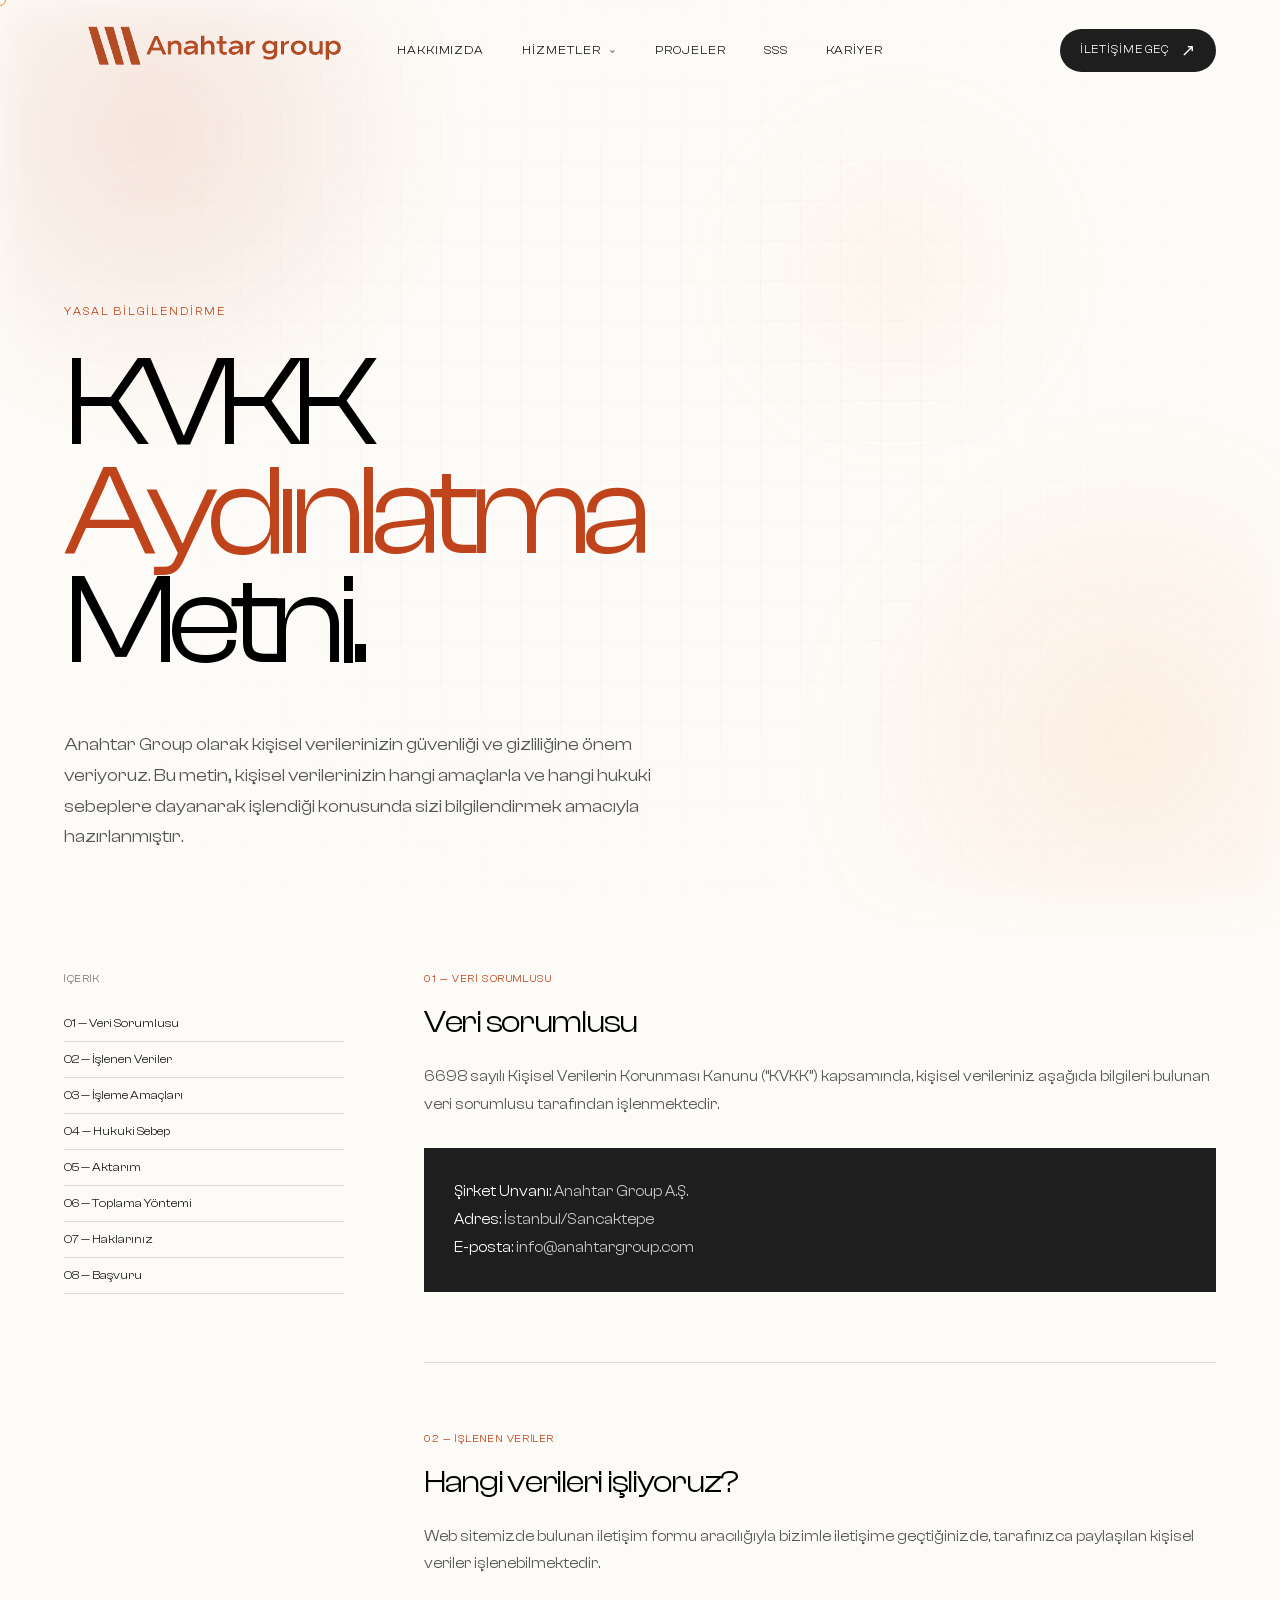
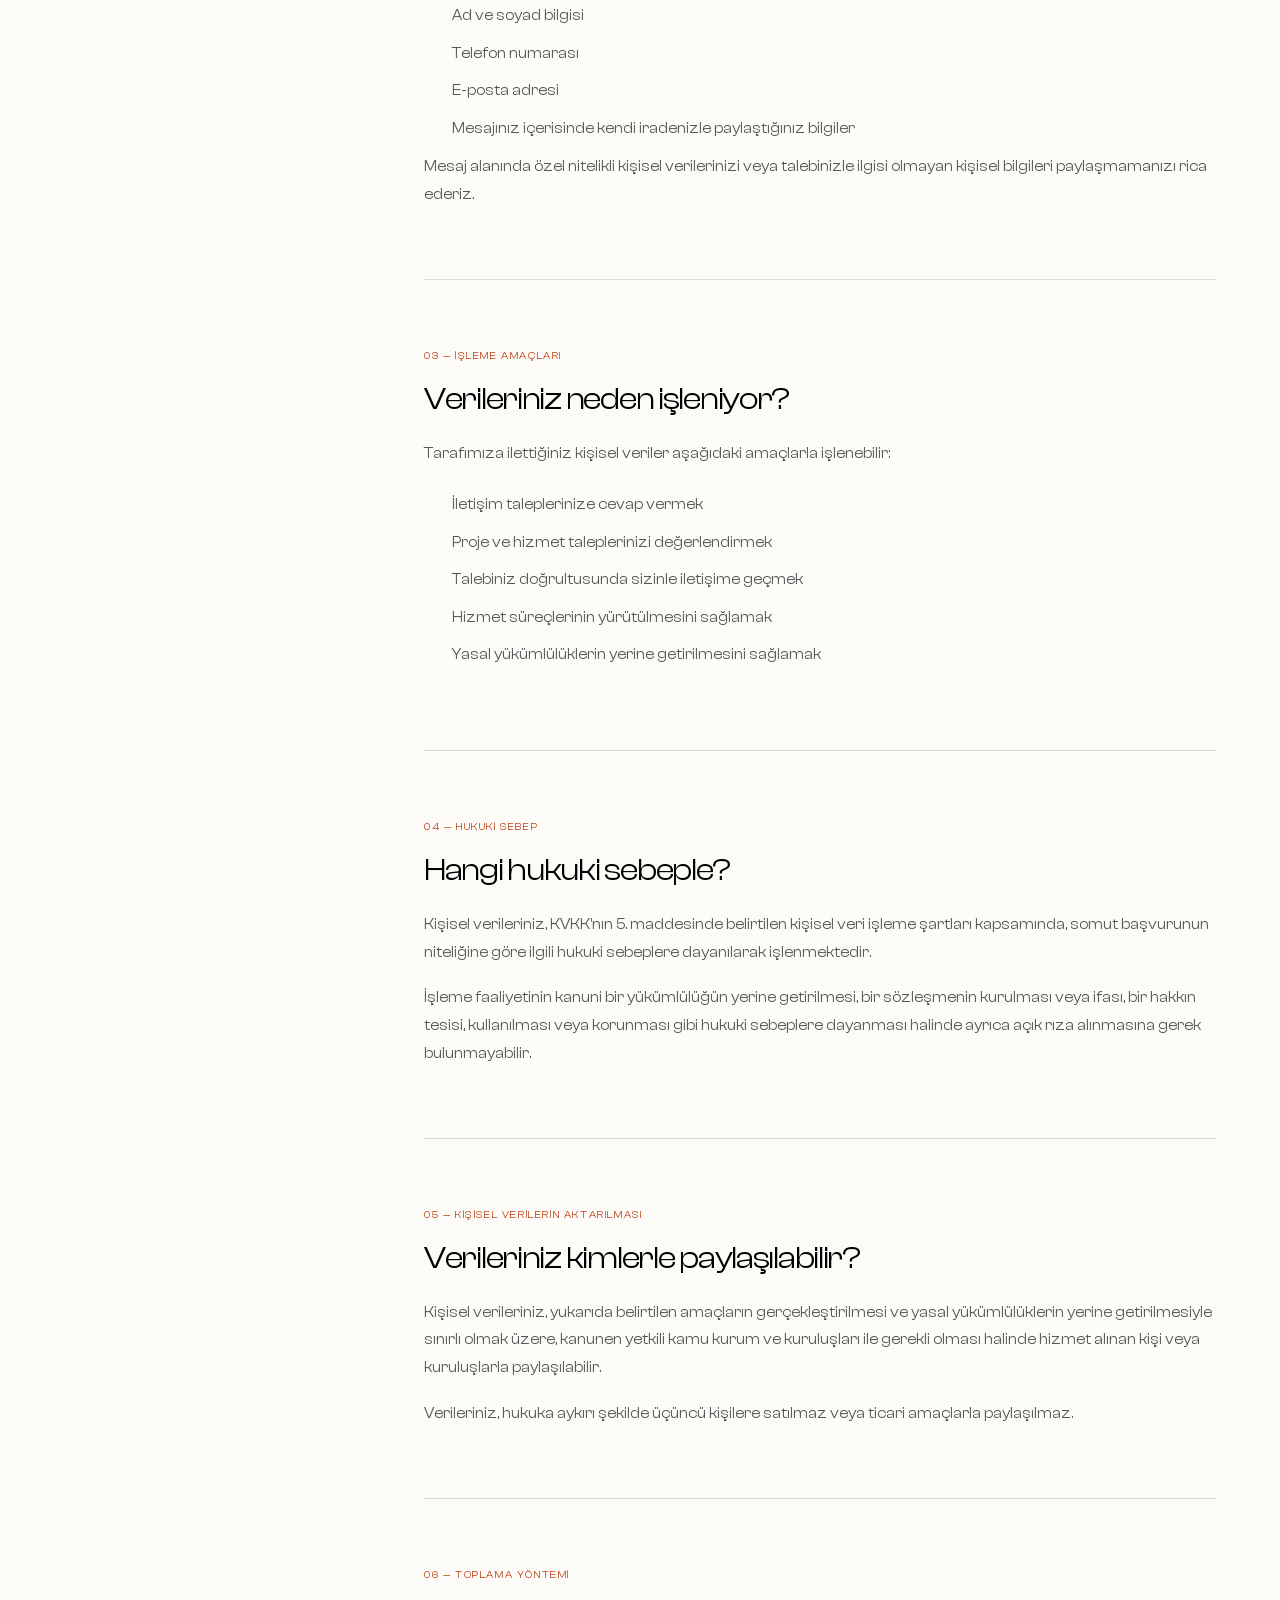
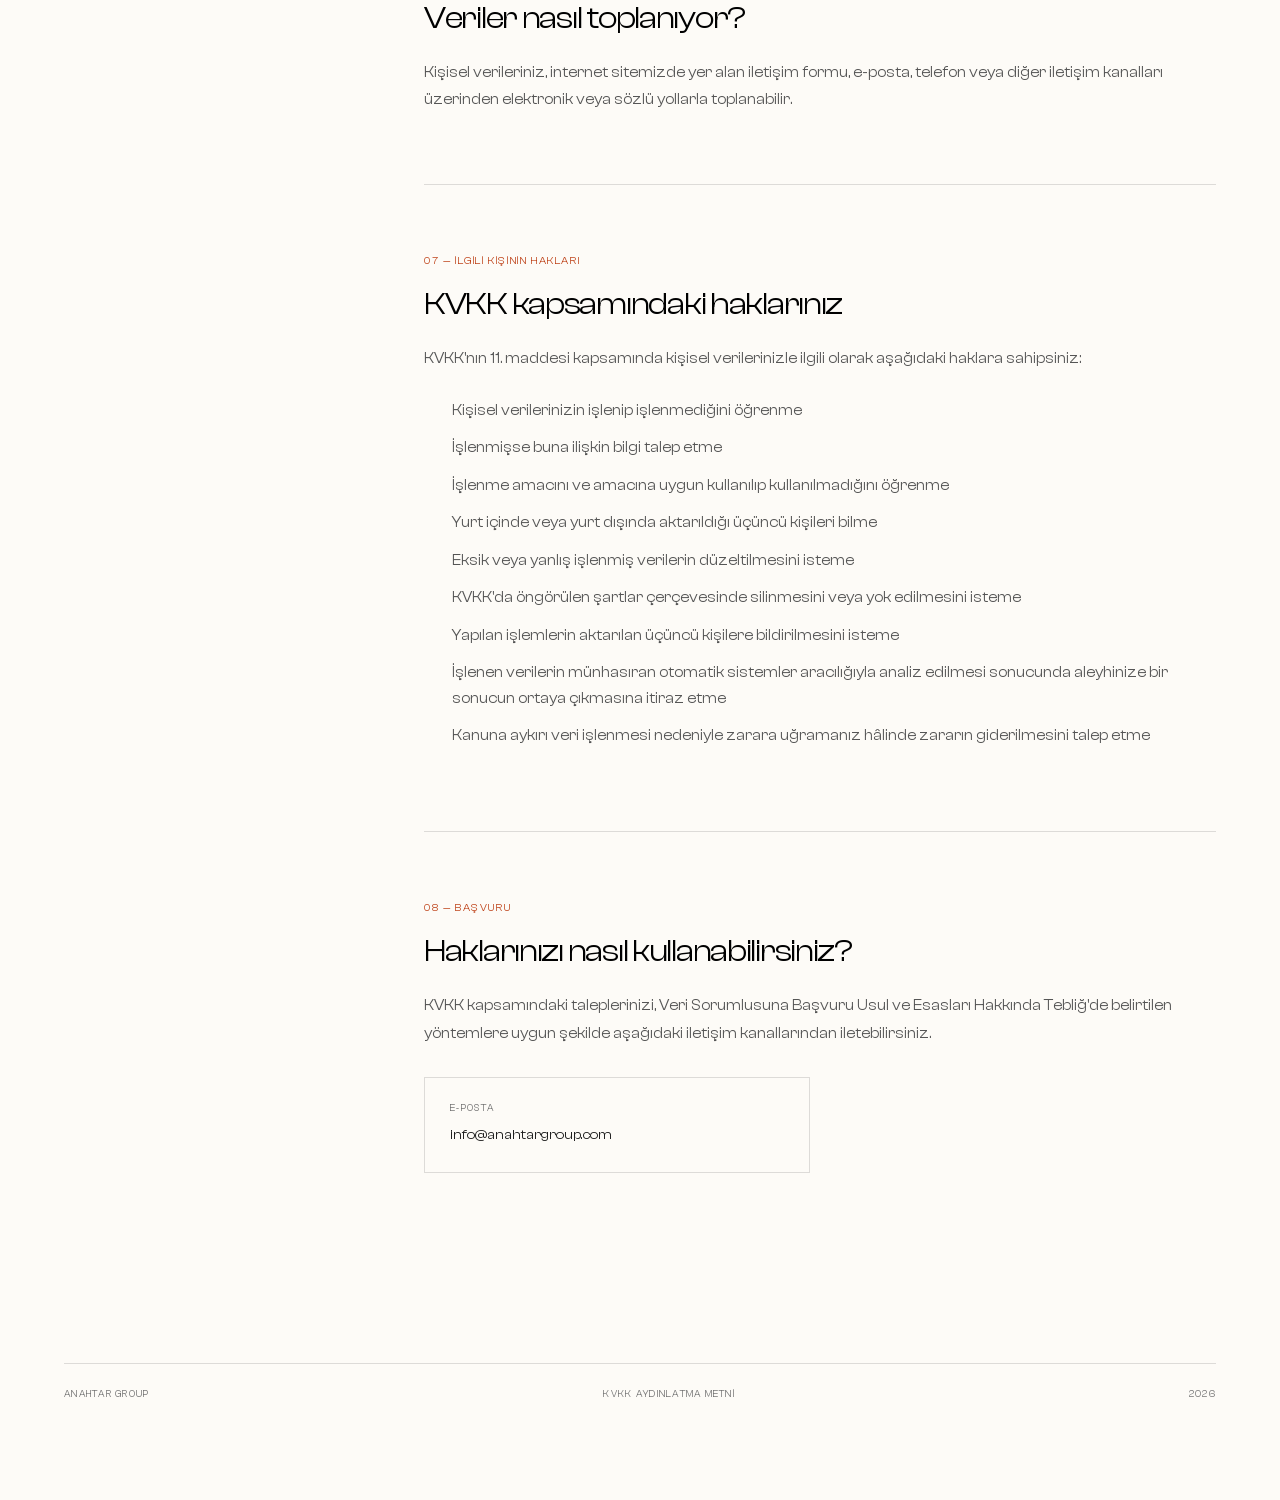
<file: legal/kvkk.html>
<!DOCTYPE html>
<html lang="tr">
<head>
    <meta charset="UTF-8" />
    <meta name="viewport" content="width=device-width, initial-scale=1.0" />
    <meta name="author" content="Zargles - @zargles">
    <title>KVKK • Anahtar Group</title>
    <meta name="description" content="Anahtar Group kişisel verilerin korunması ve işlenmesine ilişkin KVKK aydınlatma metnini inceleyin.">
    <link rel="canonical" href="https://anahtargroup.com/legal/kvkk.html">

    <meta property="og:type" content="website">
    <meta property="og:url" content="https://anahtargroup.com/legal/kvkk.html">
    <meta property="og:title" content="KVKK • Anahtar Group">
    <meta property="og:description" content="Anahtar Group kişisel verilerin korunması ve işlenmesine ilişkin KVKK aydınlatma metnini inceleyin.">
    <meta property="og:image" content="https://anahtargroup.com/pics/logolar/logoOG.jpg">
    <meta property="og:site_name" content="Anahtar Group">
    <meta property="og:locale" content="tr_TR">

    <meta name="twitter:card" content="summary_large_image">
    <meta name="twitter:title" content="KVKK • Anahtar Group">
    <meta name="twitter:description" content="Anahtar Group kişisel verilerin korunması ve işlenmesine ilişkin KVKK aydınlatma metnini inceleyin.">
    <meta name="twitter:image" content="https://anahtargroup.com/pics/logolar/logoOG.jpg">

    <link rel="icon" type="image/x-icon" href="/pics/logolar/sadeLogo.png">
    <link rel="stylesheet" href="../css/legal/kvkk.css">
    <link rel="stylesheet" href="../css/style.css">
    <link rel="stylesheet" href="../css/efektler.css">
</head>
<body>
    <div class="cursor-follower"></div>
    <div id="loader">
        <img src="../pics/logolar/sadeLogoBeyaz.png" alt="Anahtar Group">
    </div>
    <header class="header" id="header">
        <a href="../index.html" class="header-logo">
            <img src="../pics/logolar/AnahtarGroupSade.png" alt="Anahtar Group">
        </a>
        <nav class="header-nav">
            <a href="../hakkimizda.html">Hakkımızda</a>
            <div class="header-service">
                <a href="../hizmetler.html">
                    Hizmetler
                    <span class="header-service-arrow">⌄</span>
                </a>
                <div class="header-service-dropdown">
                    <a href="../hizmetler/elektrik.html">
                        Elektrik
                        <span>↗</span>
                    </a>
                    <a href="../hizmetler/tadilat.html">
                        Tadilat
                        <span>↗</span>
                    </a>
                </div>
            </div>
            <a href="../projeler.html">Projeler</a>
            <a href="../sss.html">SSS</a>
            <a href="../kariyer.html">Kariyer</a>
        </nav>
        <div class="header-right">
            <a href="../iletisim.html" class="header-contact">
                İletişime Geç
                <span>↗</span>
            </a>
            <button class="menu-button" id="menuButton" aria-label="Menüyü aç">
                <div class="menu-icon">
                    <span></span>
                    <span></span>
                </div>
            </button>
        </div>
    </header>
    <div class="mobile-menu" id="mobileMenu">
        <div class="mobile-menu-inner">
            <nav class="mobile-links">
                <a href="../hakkimizda.html" class="mobile-link">
                    <span class="mobile-link-number">01</span>
                    <span class="mobile-link-text">Hakkımızda</span>
                    <span class="mobile-link-arrow">↗</span>
                </a>
                <div class="mobile-service" id="mobileService">
                    <div class="mobile-service-main mobile-link">
                        <span class="mobile-link-number">02</span>
                        <a href="../hizmetler.html" class="mobile-link-text">Hizmetler</a>
                        <button class="mobile-service-toggle" id="mobileServiceToggle" aria-label="Hizmetler alt menüsünü aç" aria-expanded="false">
                            <span>⌄</span>
                        </button>
                    </div>
                    <div class="mobile-service-submenu">
                        <div class="mobile-service-submenu-inner">
                            <a href="../hizmetler/elektrik.html">
                                Elektrik
                                <span>↗</span>
                            </a>
                            <a href="../hizmetler/tadilat.html">
                                Tadilat
                                <span>↗</span>
                            </a>
                        </div>
                    </div>
                </div>
                <a href="../projeler.html" class="mobile-link">
                    <span class="mobile-link-number">03</span>
                    <span class="mobile-link-text">Projeler</span>
                    <span class="mobile-link-arrow">↗</span>
                </a>
                <a href="../sss.html" class="mobile-link">
                    <span class="mobile-link-number">04</span>
                    <span class="mobile-link-text">SSS</span>
                    <span class="mobile-link-arrow">↗</span>
                </a>
                <a href="../kariyer.html" class="mobile-link">
                    <span class="mobile-link-number">05</span>
                    <span class="mobile-link-text">Kariyer</span>
                    <span class="mobile-link-arrow">↗</span>
                </a>
                <a href="../iletisim.html" class="mobile-link">
                    <span class="mobile-link-number">06</span>
                    <span class="mobile-link-text">İletişim</span>
                    <span class="mobile-link-arrow">↗</span>
                </a>
            </nav>
            <div class="mobile-bottom">
                <div class="mobile-bottom-left">
                    <span class="mobile-bottom-label">ANAHTAR GROUP</span>
                    <span class="mobile-bottom-mail">Hayalleriniz için buradayız.</span>
                </div>
                <div class="mobile-signature">ANAHTAR</div>
            </div>
        </div>
    </div>
    <main class="kvkk-page">
        <section class="kvkk-hero">
            <span class="kvkk-label">Yasal Bilgilendirme</span>
            <h1 class="kvkk-title">
                KVKK<br>
                <span>Aydınlatma</span><br>
                Metni.
            </h1>
            <p class="kvkk-intro">
                Anahtar Group olarak kişisel verilerinizin güvenliği ve gizliliğine önem veriyoruz.
                Bu metin, kişisel verilerinizin hangi amaçlarla ve hangi hukuki sebeplere dayanarak
                işlendiği konusunda sizi bilgilendirmek amacıyla hazırlanmıştır.
            </p>
        </section>
        <div class="kvkk-layout">
            <aside class="kvkk-nav">
                <span class="kvkk-nav-label">İÇERİK</span>

                <a href="#veri-sorumlusu">01 — Veri Sorumlusu</a>
                <a href="#veriler">02 — İşlenen Veriler</a>
                <a href="#amac">03 — İşleme Amaçları</a>
                <a href="#hukuki-sebep">04 — Hukuki Sebep</a>
                <a href="#aktarim">05 — Aktarım</a>
                <a href="#toplama">06 — Toplama Yöntemi</a>
                <a href="#haklar">07 — Haklarınız</a>
                <a href="#basvuru">08 — Başvuru</a>
            </aside>
            <article class="kvkk-content">
                <section class="kvkk-section" id="veri-sorumlusu">
                    <span class="kvkk-number">01 — VERİ SORUMLUSU</span>
                    <h2>Veri sorumlusu</h2>
                    <p>
                        6698 sayılı Kişisel Verilerin Korunması Kanunu (“KVKK”) kapsamında,
                        kişisel verileriniz aşağıda bilgileri bulunan veri sorumlusu tarafından
                        işlenmektedir.
                    </p>
                    <div class="kvkk-highlight">
                        <p>
                            <strong>Şirket Unvanı:</strong> Anahtar Group A.Ş.<br>
                            <strong>Adres:</strong> İstanbul/Sancaktepe<br>
                            <strong>E-posta:</strong> info@anahtargroup.com
                        </p>
                    </div>
                </section>
                <section class="kvkk-section" id="veriler">
                    <span class="kvkk-number">02 — İŞLENEN VERİLER</span>
                    <h2>Hangi verileri işliyoruz?</h2>
                    <p>
                        Web sitemizde bulunan iletişim formu aracılığıyla bizimle iletişime
                        geçtiğinizde, tarafınızca paylaşılan kişisel veriler işlenebilmektedir.
                    </p>
                    <ul class="kvkk-list">
                        <li>Ad ve soyad bilgisi</li>
                        <li>Telefon numarası</li>
                        <li>E-posta adresi</li>
                        <li>Mesajınız içerisinde kendi iradenizle paylaştığınız bilgiler</li>
                    </ul>
                    <p>
                        Mesaj alanında özel nitelikli kişisel verilerinizi veya talebinizle
                        ilgisi olmayan kişisel bilgileri paylaşmamanızı rica ederiz.
                    </p>
                </section>

                <section class="kvkk-section" id="amac">
                    <span class="kvkk-number">03 — İŞLEME AMAÇLARI</span>

                    <h2>Verileriniz neden işleniyor?</h2>

                    <p>
                        Tarafımıza ilettiğiniz kişisel veriler aşağıdaki amaçlarla işlenebilir:
                    </p>

                    <ul class="kvkk-list">
                        <li>İletişim taleplerinize cevap vermek</li>
                        <li>Proje ve hizmet taleplerinizi değerlendirmek</li>
                        <li>Talebiniz doğrultusunda sizinle iletişime geçmek</li>
                        <li>Hizmet süreçlerinin yürütülmesini sağlamak</li>
                        <li>Yasal yükümlülüklerin yerine getirilmesini sağlamak</li>
                    </ul>
                </section>

                <section class="kvkk-section" id="hukuki-sebep">
                    <span class="kvkk-number">04 — HUKUKİ SEBEP</span>

                    <h2>Hangi hukuki sebeple?</h2>

                    <p>
                        Kişisel verileriniz, KVKK'nın 5. maddesinde belirtilen kişisel veri
                        işleme şartları kapsamında, somut başvurunun niteliğine göre
                        ilgili hukuki sebeplere dayanılarak işlenmektedir.
                    </p>

                    <p>
                        İşleme faaliyetinin kanuni bir yükümlülüğün yerine getirilmesi,
                        bir sözleşmenin kurulması veya ifası, bir hakkın tesisi, kullanılması
                        veya korunması gibi hukuki sebeplere dayanması halinde ayrıca açık
                        rıza alınmasına gerek bulunmayabilir.
                    </p>
                </section>

                <section class="kvkk-section" id="aktarim">
                    <span class="kvkk-number">05 — KİŞİSEL VERİLERİN AKTARILMASI</span>

                    <h2>Verileriniz kimlerle paylaşılabilir?</h2>

                    <p>
                        Kişisel verileriniz, yukarıda belirtilen amaçların gerçekleştirilmesi
                        ve yasal yükümlülüklerin yerine getirilmesiyle sınırlı olmak üzere,
                        kanunen yetkili kamu kurum ve kuruluşları ile gerekli olması halinde
                        hizmet alınan kişi veya kuruluşlarla paylaşılabilir.
                    </p>

                    <p>
                        Verileriniz, hukuka aykırı şekilde üçüncü kişilere satılmaz veya
                        ticari amaçlarla paylaşılmaz.
                    </p>
                </section>

                <section class="kvkk-section" id="toplama">
                    <span class="kvkk-number">06 — TOPLAMA YÖNTEMİ</span>

                    <h2>Veriler nasıl toplanıyor?</h2>

                    <p>
                        Kişisel verileriniz, internet sitemizde yer alan iletişim formu,
                        e-posta, telefon veya diğer iletişim kanalları üzerinden elektronik
                        veya sözlü yollarla toplanabilir.
                    </p>
                </section>

                <section class="kvkk-section" id="haklar">
                    <span class="kvkk-number">07 — İLGİLİ KİŞİNİN HAKLARI</span>

                    <h2>KVKK kapsamındaki haklarınız</h2>

                    <p>
                        KVKK'nın 11. maddesi kapsamında kişisel verilerinizle ilgili olarak
                        aşağıdaki haklara sahipsiniz:
                    </p>

                    <ul class="kvkk-list">
                        <li>Kişisel verilerinizin işlenip işlenmediğini öğrenme</li>
                        <li>İşlenmişse buna ilişkin bilgi talep etme</li>
                        <li>İşlenme amacını ve amacına uygun kullanılıp kullanılmadığını öğrenme</li>
                        <li>Yurt içinde veya yurt dışında aktarıldığı üçüncü kişileri bilme</li>
                        <li>Eksik veya yanlış işlenmiş verilerin düzeltilmesini isteme</li>
                        <li>KVKK'da öngörülen şartlar çerçevesinde silinmesini veya yok edilmesini isteme</li>
                        <li>Yapılan işlemlerin aktarılan üçüncü kişilere bildirilmesini isteme</li>
                        <li>İşlenen verilerin münhasıran otomatik sistemler aracılığıyla analiz edilmesi sonucunda aleyhinize bir sonucun ortaya çıkmasına itiraz etme</li>
                        <li>Kanuna aykırı veri işlenmesi nedeniyle zarara uğramanız hâlinde zararın giderilmesini talep etme</li>
                    </ul>
                </section>

                <section class="kvkk-section" id="basvuru">
                    <span class="kvkk-number">08 — BAŞVURU</span>

                    <h2>Haklarınızı nasıl kullanabilirsiniz?</h2>

                    <p>
                        KVKK kapsamındaki taleplerinizi, Veri Sorumlusuna Başvuru Usul ve
                        Esasları Hakkında Tebliğ'de belirtilen yöntemlere uygun şekilde
                        aşağıdaki iletişim kanallarından iletebilirsiniz.
                    </p>

                    <div class="kvkk-contact">
                        <div class="kvkk-contact-item">
                            <span>E-POSTA</span>
                            <p>info@anahtargroup.com</p>
                        </div>
                    </div>
                </section>

            </article>

        </div>
        <div class="kvkk-footer">
            <span>ANAHTAR GROUP</span>
            <span>KVKK AYDINLATMA METNİ</span>
            <span>2026</span>
        </div>
    </main>
    <script src="../js/hamburgerMenu.js"></script>
    <script src="../js/cursor.js"></script>
</body>
</html>
</file>
<file: css/style.css>
@import url('https://fonts.googleapis.com/css2?family=Open+Sans&display=swap');
@font-face {
    font-family: 'ClashDisplay';
    src: url('/fonts/ClashDisplay_Complete/Fonts/TTF/ClashDisplay-Variable.ttf') format('truetype');
    font-weight: normal;
    font-style: normal;
}@font-face {
    font-family: 'ClashDisplayBold';
    src: url('/fonts/ClashDisplay_Complete/Fonts/OTF/ClashDisplay-Bold.otf') format('truetype');
    font-weight: normal;
    font-style: normal;
}
*{
    box-sizing: border-box;
    font-family: ClashDisplay, Open Sans, sans-serif;
    list-style: none;
    padding: 0;
    margin: 0;
    scroll-behavior: smooth;
    text-decoration: none;
}
.scroll-target{
    scroll-margin-top:100px;
}
:root {
    --fn-black: #bf441b;
    --fn-gray-text: #666666;
    --fn-gray-light: #999999;
    --fn-border-color: #eeeeee;
    --primary:#bf441b;
    --bg:#fdfbf7;
}
body{
    background: var(--bg);
    position: relative;
    overflow-x: hidden;
}
body::before{
    content:"";
    position: fixed;
    inset:0;
    pointer-events:none;
    z-index:-2;

    background:
        radial-gradient(circle at 12% 15%, rgba(191,68,27,.12), transparent 22%),
        radial-gradient(circle at 88% 82%, rgba(255,139,61,.10), transparent 24%),
        radial-gradient(circle at 70% 30%, rgba(255,179,123,.08), transparent 18%);

    filter: blur(20px);
}
body::after{
    content:"";
    position: fixed;
    inset:0;
    pointer-events:none;
    z-index:-1;

    background-image:
        linear-gradient(rgba(191,68,27,.025) 1px, transparent 1px),
        linear-gradient(90deg, rgba(191,68,27,.025) 1px, transparent 1px);

    background-size:40px 40px;
    mask-image: radial-gradient(circle at center, black 35%, transparent 90%);
}
a, button, [role="button"] {
    -webkit-tap-highlight-color: transparent !important;
}
#loader{
    position: fixed;
    inset: 0;
    background: #bf441b;
    display: flex;
    justify-content: center;
    align-items: center;
    z-index: 99999;
    overflow: hidden;

    animation: loaderExit .8s ease forwards;
    animation-delay: 1s;
}

#loader img{
    width: 400px;
    transform: translateY(120vh);
    animation: logoIntro 1s ease-in-out forwards;
}

@keyframes logoIntro{
    0%   { transform: translateY(120vh); }
    30%  { transform: translateY(0); }
    70%  { transform: translateY(0); }
    100% { transform: translateY(-120vh); }
}

@keyframes loaderExit{
    to{
        transform: translateY(-100%);
        opacity: 0;
        visibility: hidden;
    }
}
.ag-hero {
    --ag-orange: #bf441b;
    --ag-dark: #171717;
    height: 100vh;
    position: relative;
    overflow: hidden;
    color: var(--ag-dark);
}
.ag-hero-copy {
    position: absolute;
    z-index: 20;
    left: 7vw;
    top: 50%;
    transform: translateY(-50%);
}
.ag-hero-eyebrow {
    color: var(--ag-orange);
    font-size: 10px;
    letter-spacing: .32em;
    margin-bottom: 25px;
}
.ag-hero-title {
    font-size: clamp(75px, 9.5vw, 150px);
    font-weight: 500;
    letter-spacing: -.09em;
    line-height: .79;
}
.ag-hero-title-line {
    display: block;
}
.ag-hero-title-orange {
    color: var(--ag-orange);
}
.ag-hero-description {
    width: 290px;
    margin-top: 38px;
    font-size: 12px;
    line-height: 1.8;
    color: #666;
}
.ag-hero-drawing {
    position: absolute;
    width: 64vw;
    height: 78vh;
    right: -1vw;
    top: 11vh;
    z-index: 4;
    transform: translate3d(var(--ag-mx, 0px), var(--ag-my, 0px), 0);
}
.ag-hero-drawing svg {
    width: 100%;
    height: 100%;
    overflow: visible;
}
.ag-hero-line {
    fill: none;
    stroke: var(--ag-orange);
    stroke-width: 1.2;
    vector-effect: non-scaling-stroke;
    stroke-linecap: square;
    stroke-dasharray: 2000;
    stroke-dashoffset: 2000;
    animation: agHeroDrawLine 2.2s cubic-bezier(.65,0,.35,1) forwards;
}
.ag-hero-line-1 {
    animation-delay: .1s;
}
.ag-hero-line-2 {
    animation-delay: .35s;
}
.ag-hero-line-3 {
    animation-delay: .6s;
}
.ag-hero-line-4 {
    animation-delay: .9s;
}
.ag-hero-line-5 {
    animation-delay: 1.15s;
}
.ag-hero-line-6 {
    animation-delay: 1.4s;
}
.ag-hero-line-7 {
    animation-delay: 1.6s;
}
@keyframes agHeroDrawLine {
    to {
        stroke-dashoffset: 0;
    }
}
.ag-hero-photo {
    position: absolute;
    z-index: 3;
    width: 31vw;
    height: 46vh;
    right: 16vw;
    top: 25%;
    overflow: hidden;
    opacity: 0;
    transform: translate3d(var(--ag-px, 0px), var(--ag-py, 0px), 0) scale(.94);
    animation: agHeroPhotoReveal 1.2s cubic-bezier(.22,.61,.36,1) 2.15s forwards;
}
.ag-hero-photo-image {
    width: 100%;
    height: 100%;
    object-fit: cover;
    filter: saturate(.8);
    transform: scale(1.04);
}
.ag-hero-photo::before {
    content: "";
    position: absolute;
    z-index: 5;
    inset: 14px;
    border: 1px solid rgba(255,255,255,.55);
    pointer-events: none;
}
.ag-hero-photo::after {
    content: "";
    position: absolute;
    left: 0;
    bottom: 0;
    width: 100%;
    height: 3px;
    background: var(--ag-orange);
}
@keyframes agHeroPhotoReveal {
    from {
        opacity: 0;
        transform: translate3d(var(--ag-px, 0px), 35px, 0) scale(.94);
    }
    to {
        opacity: 1;
        transform: translate3d(var(--ag-px, 0px), var(--ag-py, 0px), 0) scale(1);
    }
}
.ag-hero-measure {
    position: absolute;
    z-index: 10;
    color: var(--ag-orange);
    font-size: 8px;
    letter-spacing: .18em;
    white-space: nowrap;
    opacity: 0;
    animation: agHeroFadeIn .5s ease 2.6s forwards;
}
.ag-hero-measure::before,
.ag-hero-measure::after {
    content: "";
    position: absolute;
    background: var(--ag-orange);
}
.ag-hero-measure-top {
    top: 17%;
    right: 29%;
}
.ag-hero-measure-top::before {
    width: 150px;
    height: 1px;
    right: -165px;
    top: 4px;
}
.ag-hero-measure-top::after {
    width: 1px;
    height: 7px;
    right: -165px;
    top: 1px;
}
.ag-hero-measure-side {
    right: 5%;
    top: 57%;
    transform: rotate(90deg);
}
.ag-hero-measure-side::before {
    width: 100px;
    height: 1px;
    left: -115px;
    top: 4px;
}
.ag-hero-measure-section {
    bottom: 19%;
    right: 26%;
}
.ag-hero-measure-section::before {
    width: 90px;
    height: 1px;
    right: -105px;
    top: 4px;
}
@keyframes agHeroFadeIn {
    to {
        opacity: 1;
    }
}
.ag-hero-cross {
    position: absolute;
    width: 13px;
    height: 13px;
    z-index: 10;
    opacity: 0;
    animation: agHeroFadeIn .5s ease 2.4s forwards;
}
.ag-hero-cross::before,
.ag-hero-cross::after {
    content: "";
    position: absolute;
    background: var(--ag-orange);
}
.ag-hero-cross::before {
    width: 13px;
    height: 1px;
    top: 6px;
}
.ag-hero-cross::after {
    width: 1px;
    height: 13px;
    left: 6px;
}
.ag-hero-cross-1 {
    top: 18%;
    right: 11%;
}
.ag-hero-cross-2 {
    bottom: 20%;
    right: 34%;
}
.ag-hero-cross-3 {
    top: 63%;
    right: 8%;
}
@media(max-width: 900px) {
    .ag-hero-copy {
        left: 25px;
        top: 20%;
    }
    .ag-hero-title {
        font-size: 72px;
    }
    .ag-hero-description {
        width: 240px;
        margin-top: 25px;
    }
    .ag-hero-drawing {
        width: 125vw;
        height: 65vh;
        right: -50vw;
        top: 35%;
    }
    .ag-hero-photo {
        width: 55vw;
        height: 34vh;
        right: 8vw;
        top: 51%;
    }
    .ag-hero-measure,
    .ag-hero-cross {
        display: none;
    }
}
@media(max-width: 500px) {
    .ag-hero-title {
        font-size: 62px;
    }
    .ag-hero-photo {
        width: 62vw;
        right: 5vw;
    }
}
.marqueee{
    overflow: hidden;
    position: relative;
    min-height: 10vh;
    display: block;
    margin: 50px 0;
    z-index: 1;
    padding: 100px 0px;
}
.marqueeee{
    overflow: hidden;
    position: relative;
    display: none;
    margin-top: 100px;
}
.marqueeee .girisKayan{
    font-size: 26px;
    filter: grayscale(1);
    opacity: 0.35;
    font-weight: 800;
    letter-spacing: -1px;
}
@media (max-width: 1135px) {
    .fn-hero-partner-logos{
        display: none !important;
    }
    .marqueeee{
        display: flex;
    }
}
.fn-partner-logo {
    font-size: 26px;
    font-weight: 800;
    letter-spacing: -1px;
}
.fn-partner-logo{
    transition: .3s;
}
.fn-partner-logo:hover{
    transform: scale(1.1);
    transition: .3s;
}
.ag-manifesto{
    position:relative;
    min-height:100vh;
    padding:55px 5% 40px;
    color:#1e1e1e;
    overflow:hidden;
    display:flex;
    flex-direction:column;
    justify-content:space-between;
}
.ag-manifesto-bg{
    position:absolute;
    left:-3%;
    bottom:-4%;
    font-size:clamp(180px,31vw,520px);
    line-height:.7;
    font-weight:900;
    letter-spacing:-.11em;
    color:transparent;
    -webkit-text-stroke:1px rgba(191,68,27,.07);
    white-space:nowrap;
    pointer-events:none;
    user-select:none;
    transition:transform .2s ease-out;
}
.ag-manifesto-top{
    position:relative;
    z-index:2;
    display:flex;
    justify-content:space-between;
    padding-bottom:22px;
    border-bottom:1px solid rgba(30,30,30,.1);
    color:rgba(30,30,30,.35);
    font-size:9px;
    font-weight:800;
    letter-spacing:.17em;
}
.ag-manifesto-top span:first-child{
    color:#bf441b;
}
.ag-manifesto-content{
    position:relative;
    z-index:2;
    width:100%;
    max-width:1450px;
    margin:0 auto;
    padding:90px 0;
}
.ag-manifesto-kicker{
    display:block;
    margin-bottom:38px;
    color:#bf441b;
    font-size:10px;
    font-weight:800;
    letter-spacing:.16em;
}
.ag-manifesto-content h2{
    margin:0;
    font-size:clamp(65px,8.5vw,135px);
    line-height:.82;
    letter-spacing:-.085em;
    font-weight:800;
}
.ag-manifesto-content h2 em{
    color:#bf441b;
    font-style:normal;
}
.ag-manifesto-content h3{
    margin:35px 0 0 28%;
    font-size:clamp(55px,6.5vw,105px);
    line-height:.85;
    letter-spacing:-.08em;
    font-weight:800;
}
.ag-manifesto-bottom{
    position:relative;
    z-index:2;
    display:flex;
    align-items:center;
    justify-content:space-between;
    padding-top:20px;
    border-top:1px solid rgba(30,30,30,.1);
}
.ag-manifesto-steps{
    display:flex;
    align-items:center;
    gap:18px;
    color:rgba(30,30,30,.35);
    font-size:8px;
    font-weight:800;
    letter-spacing:.16em;
}
.ag-manifesto-steps span:first-child{
    color:#bf441b;
}
.ag-manifesto-steps i{
    color:rgba(30,30,30,.2);
    font-size:12px;
    font-style:normal;
}
.ag-manifesto-bottom a{
    display:flex;
    align-items:center;
    gap:20px;
    color:#1e1e1e;
    text-decoration:none;
    font-size:9px;
    font-weight:800;
    letter-spacing:.13em;
}
.ag-manifesto-bottom a b{
    display:flex;
    align-items:center;
    justify-content:center;
    width:44px;
    height:44px;
    border:1px solid rgba(30,30,30,.2);
    border-radius:50%;
    font-size:17px;
    font-weight:400;
    transition:.35s ease;
}
.ag-manifesto-bottom a:hover b{
    background:#bf441b;
    border-color:#bf441b;
    color:#fff;
    transform:rotate(45deg);
}
@media(max-width:1100px){
    .ag-manifesto{
        min-height:750px;
    }
    .ag-manifesto-content{
        padding:0px 0;
    }
    .ag-manifesto-content h3{
        margin-left:15%;
    }
}
@media(max-width:600px){
    .ag-manifesto{
        min-height:720px;
        padding:35px 5% 30px;
    }
    .ag-manifesto-top{
        padding-bottom:18px;
        font-size:7px;
        letter-spacing:.12em;
    }
    .ag-manifesto-content{
        padding:60px 0 70px;
    }
    .ag-manifesto-kicker{
        margin-bottom:28px;
        font-size:8px;
    }
    .ag-manifesto-content h2{
        font-size:clamp(50px,14vw,78px);
        line-height:.86;
    }
    .ag-manifesto-content h3{
        margin:30px 0 0 12%;
        font-size:clamp(45px,12vw,68px);
        line-height:.88;
    }
    .ag-manifesto-bg{
        left:-18%;
        bottom:8%;
        font-size:43vw;
    }
    .ag-manifesto-bottom{
        align-items:flex-end;
    }
    .ag-manifesto-steps{
        flex-wrap:wrap;
        gap:9px 12px;
        line-height:1.4;
        font-size:7px;
    }
    .ag-manifesto-steps i{
        font-size:9px;
    }
    .ag-manifesto-bottom a{
        gap:9px;
        font-size:7px;
        white-space:nowrap;
    }
    .ag-manifesto-bottom a b{
        width:35px;
        height:35px;
        font-size:14px;
    }
}
@media(max-width:380px){
    .ag-manifesto{
        min-height:680px;
    }
    .ag-manifesto-content h2{
        font-size:13vw;
    }
    .ag-manifesto-content h3{
        font-size:11.5vw;
    }
}
.space-section{height:450vh}
.space-sticky{position:sticky;top:0;height:100vh;overflow:hidden;display:flex;align-items:center;padding:0 5%}
.space-bg{position:absolute;right:-5%;top:50%;transform:translateY(-50%);font-size:28vw;font-weight:900;letter-spacing:-.12em;color:transparent;-webkit-text-stroke:1px rgba(30,30,30,.05);white-space:nowrap;animation:bgFloat 12s ease-in-out infinite}
@keyframes bgFloat{0%,100%{transform:translateY(-50%) translateX(0)}50%{transform:translateY(-52%) translateX(-20px)}}
.space-top{position:absolute;z-index:10;top:35px;left:5%;right:5%;display:flex;justify-content:space-between;padding-bottom:25px;border-bottom:1px solid rgba(30,30,30,.14);font-size:9px;font-weight:800;letter-spacing:.16em;color:rgba(30,30,30,.4)}
.space-content{position:relative;z-index:3;width:100%;display:grid;grid-template-columns:35% 65%;align-items:center}
.space-left{padding-right:50px}
.space-label{font-size:10px;font-weight:800;letter-spacing:.18em;color:#bf441b;margin-bottom:35px;opacity:0;transform:translateY(20px);transition:opacity .7s ease,transform .7s ease}
.space-title{font-size:clamp(55px,7vw,110px);line-height:.84;letter-spacing:-.075em;font-weight:900;opacity:0;transform:translateY(30px);transition:opacity .8s ease,transform .8s cubic-bezier(.2,.8,.2,1)}
.space-title span{color:#bf441b}
.space-copy{max-width:360px;margin-top:35px;font-size:13px;line-height:1.8;color:rgba(30,30,30,.5);opacity:0;transform:translateY(20px);transition:opacity .7s ease,transform .7s ease}
.space-right{position:relative;height:600px;display:flex;align-items:center;justify-content:center}
.space-image{position:relative;width:min(42vw,570px);height:min(65vh,650px);overflow:hidden;border-radius:45% 45% 10px 10px;transform:rotate(-4deg) scale(.94);z-index:3;box-shadow:0 30px 80px rgba(30,30,30,.12);animation:imageIntro 1.2s cubic-bezier(.2,.8,.2,1) forwards}
.space-img{position:absolute;inset:0;width:100%;height:100%;object-fit:cover;filter:saturate(.75);opacity:0;transform:translateY(-115%) scale(.94);will-change:transform,opacity,filter;transition:transform 1.15s cubic-bezier(.2,.8,.2,1),opacity 1s ease,filter 1s ease}
.space-img.active{opacity:1;transform:translateY(0) scale(1);filter:saturate(.75)}
.space-img.exit{opacity:0;transform:translateY(115%) scale(.94);filter:saturate(.3) blur(5px)}
@keyframes imageIntro{to{transform:rotate(-4deg) scale(1)}}
.space-ring{position:absolute;width:620px;height:620px;border:1px solid rgba(30,30,30,.12);border-radius:50%;transform:rotate(-20deg);z-index:1;animation:ringRotate 25s linear infinite}
.space-ring:before{content:"";position:absolute;inset:35px;border:1px solid rgba(191,68,27,.2);border-radius:50%;animation:ringReverse 18s linear infinite}
@keyframes ringRotate{from{transform:rotate(-20deg)}to{transform:rotate(340deg)}}
@keyframes ringReverse{from{transform:rotate(0)}to{transform:rotate(-360deg)}}
.space-ring:after{content:"";position:absolute;width:9px;height:9px;border-radius:50%;background:#bf441b;top:8%;left:50%;box-shadow:0 0 0 7px rgba(191,68,27,.1)}
.space-word{position:absolute;font-size:clamp(55px,8vw,125px);font-weight:900;letter-spacing:-.08em;line-height:.8;z-index:5;color:#1e1e1e;transition:opacity .7s cubic-bezier(.2,.8,.2,1),filter .7s ease}
.space-word-1{top:8%;left:0;animation:wordFloatOne 6s ease-in-out infinite}
.space-word-2{bottom:7%;right:0;animation:wordFloatTwo 7s ease-in-out infinite}
@keyframes wordFloatOne{0%,100%{transform:translateX(-30px) translateY(0)}50%{transform:translateX(-20px) translateY(-10px)}}
@keyframes wordFloatTwo{0%,100%{transform:translateX(30px) translateY(0)}50%{transform:translateX(20px) translateY(10px)}}
.space-index{position:absolute;right:5%;bottom:40px;font-size:10px;font-weight:800;letter-spacing:.15em;color:rgba(30,30,30,.35)}
.space-progress{position:absolute;left:5%;bottom:40px;width:100px;height:1px;background:rgba(30,30,30,.12);overflow:hidden}
.space-progress span{display:block;width:0;height:100%;background:#bf441b;transition:width .8s ease}
.space-number{position:absolute;left:5%;bottom:52px;font-size:8px;font-weight:800;letter-spacing:.15em;color:rgba(30,30,30,.35)}
.space-particle{position:absolute;width:5px;height:5px;border-radius:50%;background:#bf441b;opacity:.5;animation:particleFloat 5s ease-in-out infinite}
.p1{top:25%;left:48%;animation-delay:-1s}
.p2{top:70%;right:20%;animation-delay:-3s}
.p3{top:35%;right:10%;animation-delay:-2s}
@keyframes particleFloat{0%,100%{transform:translate(0,0);opacity:.2}50%{transform:translate(12px,-18px);opacity:.7}}
.space-image-mark{position:absolute;z-index:6;bottom:7%;left:7%;width:75px;height:75px;border-radius:50%;background:#bf441b;color:#fdfbf7;display:flex;align-items:center;justify-content:center;text-align:center;font-size:8px;font-weight:800;letter-spacing:.08em;line-height:1.4;transform:rotate(-10deg);animation:markFloat 4s ease-in-out infinite}
@keyframes markFloat{0%,100%{transform:rotate(-10deg) translateY(0)}50%{transform:rotate(-5deg) translateY(-8px)}}
@media(max-width:800px){
.space-section{height:400vh}
.space-sticky{padding:0 6%;align-items:center}
.space-top{top:25px;left:6%;right:6%;font-size:7px}
.space-bg{font-size:50vw;right:-12%;top:42%}
.space-content{display:flex;flex-direction:column;gap:20px}
.space-left{padding:0;width:100%}
.space-label{margin-bottom:15px}
.space-title{font-size:15vw}
.space-copy{margin-top:18px;font-size:11px;max-width:90%}
.space-right{height:400px;width:100%;margin-top:5px}
.space-image{width:62vw;height:310px}
.space-img{width:100%;height:100%}
.space-ring{width:85vw;height:85vw}
.space-word{font-size:16vw}
.space-word-1{top:0;left:-2%}
.space-word-2{bottom:0;right:-2%}
.space-index{right:6%;bottom:25px;font-size:7px}
.space-progress{left:6%;bottom:28px;width:70px}
.space-number{left:6%;bottom:40px;font-size:7px}
.space-particle{display:none}
.space-image-mark{width:60px;height:60px;font-size:6px;bottom:5%;left:5%}
}
@media(prefers-reduced-motion:reduce){
*,*:before,*:after{animation-duration:.01ms!important;animation-iteration-count:1!important;transition-duration:.01ms!important}
}

.ag-services-marquee{
    position:relative;
    padding: 0px;
    overflow:hidden;
}
.ag-services-marquee-top{
    display:flex;
    justify-content:space-between;
    margin:0 5%;
    padding-bottom:22px;
    border-bottom:1px solid rgba(30,30,30,.1);
    font-size:9px;
    font-weight:800;
    letter-spacing:.17em;
    color:rgba(30,30,30,.35);
}
.ag-services-marquee-top span:first-child{
    color:#bf441b;
}
.ag-services-marquee-heading{
    display:flex;
    justify-content:space-between;
    align-items:flex-end;
    margin:0 5%;
    padding:75px 0 65px;
}
.ag-services-marquee-heading>span{
    color:#bf441b;
    font-size:10px;
    font-weight:800;
    letter-spacing:.16em;
}
.ag-services-marquee-heading p{
    max-width:360px;
    margin:0;
    color:rgba(30,30,30,.5);
    font-size:13px;
    line-height:1.7;
}
.ag-marquee-wrap{
    width:100%;
    overflow:hidden;
}
.ag-marquee-row{
    width:100%;
    overflow:hidden;
    border-top:1px solid rgba(30,30,30,.1);
}
.ag-marquee-row:last-child{
    border-bottom:1px solid rgba(30,30,30,.1);
}
.ag-marquee-track{
    display:flex;
    align-items:center;
    width:max-content;
    white-space:nowrap;
    will-change:transform;
}
.ag-marquee-row-1 .ag-marquee-track{
    animation:agMarqueeLeft 30s linear infinite;
}
.ag-marquee-row-2 .ag-marquee-track{
    animation:agMarqueeRight 30s linear infinite;
}
.ag-marquee-track a{
    display:flex;
    align-items:center;
    gap:18px;
    padding:27px 28px;
    color:#1e1e1e;
    text-decoration:none;
    font-size:clamp(42px,6vw,90px);
    line-height:.85;
    font-weight:800;
    letter-spacing:-.075em;
    transition:color .3s ease,transform .3s ease;
}
.ag-marquee-track a span{
    color:#bf441b;
    font-size:.35em;
    opacity:0;
    transform:translate(-8px,8px);
    transition:.3s ease;
}
.ag-marquee-track a:hover{
    color:#bf441b;
    transform:translateY(-3px);
}
.ag-marquee-track a:hover span{
    opacity:1;
    transform:translate(0,0);
}
.ag-marquee-track i{
    color:#bf441b;
    font-size:16px;
    font-style:normal;
    opacity:.7;
}
.ag-marquee-row:hover .ag-marquee-track{
    animation-play-state:paused;
}
@keyframes agMarqueeLeft{
    from{
        transform:translateX(0);
    }
    to{
        transform:translateX(-50%);
    }
}
@keyframes agMarqueeRight{
    from{
        transform:translateX(-50%);
    }
    to{
        transform:translateX(0);
    }
}
.ag-services-marquee-bottom{
    display:flex;
    justify-content:space-between;
    align-items:center;
    margin:0 5%;
    padding-top:22px;
}
.ag-services-marquee-bottom>span{
    color:#bf441b;
    font-size:8px;
    font-weight:800;
    letter-spacing:.16em;
}
.ag-services-marquee-bottom a{
    display:flex;
    align-items:center;
    gap:20px;
    color:#1e1e1e;
    text-decoration:none;
    font-size:9px;
    font-weight:800;
    letter-spacing:.13em;
}
.ag-services-marquee-bottom a b{
    display:flex;
    align-items:center;
    justify-content:center;
    width:42px;
    height:42px;
    border:1px solid rgba(30,30,30,.2);
    border-radius:50%;
    font-size:17px;
    font-weight:400;
    transition:.35s ease;
}
.ag-services-marquee-bottom a:hover b{
    background:#bf441b;
    border-color:#bf441b;
    color:#fff;
    transform:rotate(45deg);
}
@keyframes agMarqueeLeft{
    from{transform:translateX(0);}
    to{transform:translateX(-50%);}
}
@keyframes agMarqueeRight{
    from{transform:translateX(-50%);}
    to{transform:translateX(0);}
}
@media(max-width:600px){
    .ag-services-marquee{
        padding: 0px 0 35px;
    }
    .ag-services-marquee-top{
        margin:0 5%;
        font-size:7px;
    }
    .ag-services-marquee-heading{
        display:block;
        margin:0 5%;
        padding:60px 0 50px;
    }
    .ag-services-marquee-heading p{
        margin-top:25px;
        max-width:300px;
    }
    .ag-marquee-track a{
        padding:22px 20px;
        font-size:clamp(36px,11vw,60px);
    }
    .ag-marquee-track i{
        font-size:11px;
    }
    .ag-services-marquee-bottom{
        margin:0 5%;
        padding-top:18px;
    }
    .ag-services-marquee-bottom a{
        gap:10px;
        font-size:7px;
    }
    .ag-services-marquee-bottom a b{
        width:35px;
        height:35px;
        font-size:14px;
    }
}
@media(prefers-reduced-motion:reduce){
    .ag-marquee-track{
        animation:none!important;
        transform:none!important;
    }
}
.base-line {
  fill: none;
  stroke: #bf441b;
  stroke-width: 4;
  opacity: 0.3;
}
.motion-line {
  fill: none;
  stroke: url(#gradient);
  stroke-width: 5;
  stroke-linecap: round;
  stroke-dasharray: 50 400;
  animation: move 2.5s linear infinite;
}
@keyframes move {
  from {
    stroke-dashoffset: 0;
  }
  to {
    stroke-dashoffset: -450;
  }
}
.header{
    position:relative;
    width:100%;
    height:100px;
    padding:0 5%;
    display:flex;
    align-items:center;
    justify-content:space-between;
    z-index:10002;
    background:transparent;
    transition:.45s cubic-bezier(.2,.8,.2,1);
}
.header.scrolled{
    position: sticky;
    top:0;
    left:0;
    height:76px;
    background:rgba(253,251,247,.82);
    backdrop-filter:blur(18px);
    -webkit-backdrop-filter:blur(18px);
    border-bottom:1px solid rgba(30,30,30,.08);
}
.header-logo{
    display:flex;
    align-items:center;
    position:relative;
    z-index:2;
    height: 100px;
    overflow: hidden;
}
.header-logo img{
    width:305px;
    height:auto;
    display:block;
    transition:.4s ease;
}
.header.scrolled .header-logo img{
    width:225px;
}
.header-nav{
    position:absolute;
    left:50%;
    transform:translateX(-50%);
    display:flex;
    align-items:center;
    gap:38px;
}
.header-nav a{
    position:relative;
    font-size:12px;
    font-weight:700;
    letter-spacing:.08em;
    text-transform:uppercase;
    color:#1e1e1e;
    padding:10px 0;
}
.header-nav a::after{
    content:"";
    position:absolute;
    left:0;
    bottom:3px;
    width:0;
    height:1px;
    background:#bf441b;
    transition:.3s ease;
}
.header-nav a:hover::after,
.header-nav a.active::after{
    width:100%;
}
.header-nav a:hover,
.header-nav a.active{
    color:#bf441b;
}
.header-right{
    display:flex;
    align-items:center;
    gap:18px;
}
.header-contact{
    display:flex;
    align-items:center;
    gap:12px;
    padding:13px 20px;
    background:#1e1e1e;
    color:#fff;
    border-radius:50px;
    font-size:11px;
    font-weight:800;
    letter-spacing:.08em;
    text-transform:uppercase;
    transition:.3s ease;
}
.header-contact span{
    font-size:17px;
    font-weight:400;
    line-height:1;
    transition:.3s ease;
}
.header-contact:hover{
    background:#bf441b;
    transform:translateY(-2px);
}
.header-contact:hover span{
    transform:translate(3px,-3px);
}
.menu-button{
    display:none;
    width:48px;
    height:48px;
    border:0;
    background:#bf441b;
    cursor:pointer;
    position:relative;
    z-index:10003;
}
.menu-icon{
    position:absolute;
    top:50%;
    left:50%;
    width:20px;
    height:14px;
    transform:translate(-50%,-50%);
}
.menu-icon span{
    position:absolute;
    left:0;
    width:100%;
    height:1.5px;
    background:#fff;
    transition:.35s cubic-bezier(.2,.8,.2,1);
}
.menu-icon span:nth-child(1){
    top:2px;
}
.menu-icon span:nth-child(2){
    top:11px;
}
.menu-button.open .menu-icon span:nth-child(1){
    top:6px;
    transform:rotate(45deg);
}
.menu-button.open .menu-icon span:nth-child(2){
    top:6px;
    transform:rotate(-45deg);
}
.mobile-menu{
    position:fixed;
    inset:0;
    z-index:10000;
    background:#fdfbf7;
    visibility:hidden;
    opacity:0;
    clip-path:circle(0% at calc(100% - 45px) 50px);
    transition:clip-path .7s cubic-bezier(.77,0,.18,1),opacity .3s ease,visibility .3s;
}
.mobile-menu.open{
    visibility:visible;
    opacity:1;
    clip-path:circle(150% at calc(100% - 45px) 50px);
}
.mobile-menu-inner{
    height:100%;
    padding:125px 8% 40px;
    display:flex;
    flex-direction:column;
    justify-content:space-between;
}
.mobile-links{
    display:flex;
    flex-direction:column;
}
.mobile-link{
    position:relative;
    display:flex;
    align-items:center;
    gap:20px;
    padding:18px 0;
    border-bottom:1px solid rgba(30,30,30,.1);
    overflow:hidden;
}
.mobile-link-number{
    width:35px;
    color:#bf441b;
    font-size:10px;
    font-weight:800;
    letter-spacing:.1em;
}
.mobile-link-text{
    font-size:clamp(40px,10vw,75px);
    line-height:.9;
    font-weight:800;
    letter-spacing:-.065em;
    transition:.35s ease;
    color:#1e1e1e;
}
.mobile-link-arrow{
    margin-left:auto;
    font-size:25px;
    font-weight:300;
    color:#bf441b;
    transform:translate(-10px,10px);
    opacity:0;
    transition:.35s ease;
}
.mobile-link:hover .mobile-link-text{
    color:#bf441b;
    transform:translateX(8px);
}
.mobile-link:hover .mobile-link-arrow{
    opacity:1;
    transform:translate(0,0);
}
.mobile-bottom{
    display:flex;
    align-items:flex-end;
    justify-content:space-between;
}
.mobile-bottom-left{
    display:flex;
    flex-direction:column;
    gap:8px;
}
.mobile-bottom-label{
    font-size:9px;
    font-weight:800;
    letter-spacing:.16em;
    color:rgba(30,30,30,.4);
}
.mobile-bottom-mail{
    font-size:13px;
    font-weight:600;
}
.mobile-signature{
    font-size:clamp(60px,14vw,130px);
    line-height:.7;
    font-weight:900;
    letter-spacing:-.08em;
    color:transparent;
    -webkit-text-stroke:1px rgba(191,68,27,.18);
    user-select:none;
}
.header-service{
    position:relative;
}
.header-service::after{
    content:"";
    position:absolute;
    left:-20px;
    right:-20px;
    top:100%;
    height:18px;
}
.header-service>a{
    display:flex;
    align-items:center;
    gap:7px;
}
.header-service-arrow{
    font-size:10px;
    line-height:1;
    transition:.3s ease;
    color:rgba(30,30,30,.55);
}
.header-service:hover .header-service-arrow{
    color:#bf441b;
    transform:rotate(180deg);
}
.header-service-dropdown{
    position:absolute;
    top:calc(100% - 10px);
    left:50%;
    transform:translateX(-50%) translateY(12px);
    width:190px;
    padding:8px;
    background:rgba(253,251,247,.96);
    backdrop-filter:blur(18px);
    -webkit-backdrop-filter:blur(18px);
    border:1px solid rgba(30,30,30,.08);
    border-radius:18px;
    box-shadow:0 20px 50px rgba(30,30,30,.10);
    opacity:0;
    visibility:hidden;
    pointer-events:none;
    transition:.3s cubic-bezier(.2,.8,.2,1);
}
.header-service:hover .header-service-dropdown{
    opacity:1;
    visibility:visible;
    pointer-events:auto;
    transform:translateX(-50%) translateY(4px);
}
.header-service-dropdown a{
    display:flex;
    align-items:center;
    justify-content:space-between;
    width:100%;
    padding:13px 14px;
    border-radius:12px;
    font-size:11px;
    font-weight:800;
    letter-spacing:.07em;
    color:#1e1e1e;
    transition:.25s ease;
}
.header-service-dropdown a::after{
    display:none;
}
.header-service-dropdown a span{
    color:#bf441b;
    font-size:15px;
    font-weight:400;
    transform:translate(-4px,4px);
    opacity:0;
    transition:.25s ease;
}
.header-service-dropdown a:hover{
    background:rgba(191,68,27,.08);
    color:#bf441b;
}
.header-service-dropdown a:hover span{
    opacity:1;
    transform:translate(0,0);
}
.mobile-service{
    display:block;
}
.mobile-service-main{
    position:relative;
    display:flex;
    align-items:center;
    width:100%;
}
.mobile-service-main>a{
    flex:1;
}
.mobile-service-toggle{
    width:45px;
    height:45px;
    margin-left:auto;
    border:0;
    background:transparent;
    color:#bf441b;
    display:flex;
    align-items:center;
    justify-content:center;
    font-size:22px;
    font-weight:300;
    cursor:pointer;
    transition:.35s ease;
}
.mobile-service-toggle span{
    display:block;
    transition:.35s cubic-bezier(.2,.8,.2,1);
}
.mobile-service.open .mobile-service-toggle span{
    transform:rotate(180deg);
}
.mobile-service-submenu{
    display:grid;
    grid-template-rows:0fr;
    transition:grid-template-rows .4s cubic-bezier(.2,.8,.2,1);
}
.mobile-service-submenu-inner{
    overflow:hidden;
}
.mobile-service-submenu a{
    display:flex;
    align-items:center;
    gap:15px;
    padding:0 0 0 63px;
    height:0;
    opacity:0;
    color:#1e1e1e;
    font-size:14px;
    font-weight:700;
    letter-spacing:.04em;
    transition:height .4s ease,opacity .3s ease,padding .4s ease,color .25s ease;
}
.mobile-service-submenu a::before{
    content:"—";
    color:#bf441b;
    font-weight:400;
}
.mobile-service-submenu a span{
    margin-left:auto;
    margin-right:5px;
    color:#bf441b;
    font-size:17px;
}
.mobile-service.open .mobile-service-submenu{
    grid-template-rows:1fr;
}
.mobile-service.open .mobile-service-submenu a{
    height:55px;
    padding-top:5px;
    padding-bottom:5px;
    opacity:1;
}
.mobile-service-submenu a:hover{
    color:#bf441b;
}
@media(max-width:1100px){
    .header{
        padding: 0px 5%;
        height:85px;
    }
    .header.scrolled{
        position: sticky;
        height:72px;
    }
    .header-logo img{
        width:130px;
    }
    .header.scrolled .header-logo img{
        width:115px;
    }
    .header-nav,.header-contact{
        display:none;
    }
    .menu-button{
        display:block;
    }
    .header-service-dropdown{
        display:none;
    }
}
@media(max-width:600px){
    .header{
        padding: 0px 5%;
        height:76px;
    }
    .header.scrolled{
        height:68px;
    }
    .header-logo img{
        width:148px;
        position: relative;
        left: -10px;
    }
    .header.scrolled .header-logo img{
        width:148px;
    }
    .menu-button{
        width:34px;
        height: 34px;
    }
    .mobile-menu-inner{
        padding:105px 7% 30px;
    }
    .mobile-link{
        padding:15px 0;
        gap:12px;
    }
    .mobile-link-number{
        width:28px;
    }
    .mobile-link-text{
        font-size:clamp(34px,10vw,55px);
    }
    .mobile-link-arrow{
        font-size:20px;
    }
    .mobile-bottom{
        align-items:flex-end;
    }
    .mobile-signature{
        display:none;
    }
    .mobile-service-toggle{
        width:40px;
        height:40px;
        font-size:20px;
    }
    .mobile-service-submenu a{
        padding-left:55px;
        font-size:13px;
    }
}
.buton{
    position: relative;
    color: white;
    background-color: #bf441b;
    border-radius: 50px;
    padding: 10px 60px;
    border: 1px solid #bf441b;
    transition: .3s;
    width: fit-content;
    margin-right: 0 auto;
}
.buton:hover{
    box-shadow: 0px 0px 5px 5px #bf441b5e ;
    transition: .3s;
}
.classLogo{
    display: flex;
    flex-direction: row;
    justify-content: center;
    align-items: center;
    gap: 40px;
    padding: 25px 5%;
}
.classLogo span{
    width: 100%;
    height: 1px;
    background-color: #bf441b;
}
.classLogo img{
    width: 60px;
}
.classCizgi{
    display: flex;
    justify-content: center;
    margin-top: 100px;
}
.classCizgi span{
    width: 30%;
    background-color: #bf441b;
    height: 3px;
    border-radius: 50px;
}
.giris{
    display: flex;
    flex-direction: column;
    gap: 20px;
    align-items: center;
    height: 90vh;
    position: relative;
    overflow: hidden !important;
    padding: 25vh 0vh;
}
.giris div{
    display: flex;
    gap: 20px;
}

#sekil1{
    position: absolute;
    z-index: -100;
    animation: sola-sola-ilerle 3s linear infinite;
    opacity: .2;
    top: 10vh;
    width: 50px;
    height: 50px;
    animation-delay: 3s;
    left: -200px;
}
#sekil2{
    position: absolute;
    z-index: -100;
    animation: sola-sola-ilerle 3.3s linear infinite;
    opacity: .2;
    top: 15vh;
    width: 100px;
    height: 100px;
    animation-delay: 2s;
    left: -200px;
}
#sekil3{
    position: absolute;
    z-index: -100;
    animation: sola-sola-ilerle 3.7s linear infinite;
    opacity: .2;
    top: 25vh;
    width: 200px;
    height: 200px;
    animation-delay: 6s;
    left: -200px;
}
#sekil4{
    position: absolute;
    z-index: -100;
    animation: sola-sola-ilerle 4.1s linear infinite;
    opacity: .2;
    top: 30vh;
    width: 140px;
    height: 140px;
    animation-delay: 4s;
    left: -200px;
}
#sekil5{
    position: absolute;
    z-index: -100;
    animation: sola-sola-ilerle 4.5s linear infinite;
    opacity: .2;
    top: 40vh;
    width: 220px;
    height: 220px;
    animation-delay: 5s;
    left: -200px;
}
#sekil6{
    position: absolute;
    z-index: -100;
    animation: sola-sola-ilerle 4.8s linear infinite;
    opacity: .2;
    top: 55vh;
    width: 110px;
    height: 110px;
    left: -220px;
    animation-delay: 1s;
    left: -200px;
}
#sekil7{
    position: absolute;
    z-index: -100;
    animation: sola-sola-ilerle 5.2s linear infinite;
    opacity: .2;
    top: 60vh;
    width: 190px;
    height: 190px;
    animation-delay: 3s;
    left: -200px;
}
#sekil8{
    position: absolute;
    z-index: -100;
    animation: sola-sola-ilerle 5.6s linear infinite;
    opacity: .2;
    top: 10vh;
    width: 210px;
    height: 210px;
    animation-delay: 2s;
    left: -200px;
}
#sekil9{
    position: absolute;
    z-index: -100;
    animation: sola-sola-ilerle 6s linear infinite;
    opacity: .2;
    top: 15vh;
    width: 170px;
    height: 170px;
    animation-delay: 0s;
    left: -200px;
}
@keyframes sola-sola-ilerle {
    100% {
        left: calc(100vw + 20px);
    }
}
.giris div a{
    color: white;
    background-color: #bf441b;
    border: 1px solid #bf441b;
    border-radius: 50px;
    padding: 10px 30px;
    font-weight: bold;
    transition: .3s;
}
.giris div a:hover{
    color: #bf441b;
    background-color: transparent;
    border-radius: 50px;
    padding: 10px 30px;
    transition: .3s;
}
.giris h1{
    font-size: 90px;
}
.giris p{
    font-size: 40px;
    font-weight: bold;
}
.giris p span{
    color: #bf441b;
}
.giris div a:nth-child(2){
    color: #bf441b;
    background-color: transparent;
}
.base-line {
  fill: none;
  stroke: #bf441b;
  stroke-width: 4;
  opacity: 0.3;
}
.motion-line {
  fill: none;
  stroke: url(#gradient);
  stroke-width: 5;
  stroke-linecap: round;
  stroke-dasharray: 50 400;
  animation: move 2.5s linear infinite;
}
@keyframes move {
  from {
    stroke-dashoffset: 0;
  }
  to {
    stroke-dashoffset: -450;
  }
}
.yeniGirisSag img{
    width: 200px;
}
.home-projects{
    padding:25px 5%;
    margin-top:5%;
    overflow:hidden;
}
.home-projects-header{
    display:flex;
    justify-content:space-between;
    align-items:flex-end;
    margin-bottom:55px;
}
.home-projects-kicker{
    display:block;
    margin-bottom:20px;
    font-size:11px;
    font-weight:800;
    letter-spacing:.18em;
    color:#bf441b;
}
.home-projects-header h2{
    font-size:clamp(52px,7vw,105px);
    line-height:.85;
    letter-spacing:-.065em;
    font-weight:800;
}
.home-projects-header h2 em{
    color:#bf441b;
    font-style:normal;
}
.home-projects-header-right{
    width:300px;
    padding-bottom:5px;
}
.home-projects-header-right p{
    margin-bottom:25px;
    font-size:14px;
    line-height:1.7;
    color:rgba(30,30,30,.55);
}
.home-projects-header-right a{
    display:inline-flex;
    align-items:center;
    gap:12px;
    color:#1e1e1e;
    text-decoration:none;
    font-size:11px;
    font-weight:800;
    letter-spacing:.12em;
    border-bottom:1px solid rgba(30,30,30,.25);
    padding-bottom:8px;
    transition:.3s;
}
.home-projects-header-right a span{
    color:#bf441b;
    font-size:17px;
    transition:.3s;
}
.home-projects-header-right a:hover{
    border-color:#bf441b;
}
.home-projects-header-right a:hover span{
    transform:translate(4px,-4px);
}
.home-projects-showcase{
    display:grid;
    grid-template-columns:1.65fr 1fr;
    gap:20px;
}
.home-project-main{
	position:relative;
	display:block;
	height:650px;
	overflow:hidden;
	text-decoration:none;
	background:#ddd;
	border-radius:50px;
}
.home-project-main img,
.home-project-small img{
    width:100%;
    height:100%;
    object-fit:cover;
    display:block;
    transition:transform .8s cubic-bezier(.2,.8,.2,1);
}
.home-project-main-overlay{
    position:absolute;
    inset:0;
    background:linear-gradient(to top,rgba(0,0,0,.7),rgba(0,0,0,0) 65%);
}
.home-project-main-content{
    position:absolute;
    left:35px;
    right:35px;
    bottom:30px;
    display:flex;
    align-items:flex-end;
    justify-content:space-between;
    color:#fff;
}
.home-project-main-content span:first-child{
    display:block;
    margin-bottom:10px;
    font-size:10px;
    font-weight:800;
    letter-spacing:.16em;
    color:#ffb394;
}
.home-project-main-content h3{
    font-size:38px;
    letter-spacing:-.04em;
}
.home-project-arrow{
    width:55px;
    height:55px;
    display:flex;
    align-items:center;
    justify-content:center;
    border:1px solid rgba(255,255,255,.5);
    border-radius:50%;
    font-size:25px;
    transition:.4s;
}
.home-project-main:hover img{
    transform:scale(1.05);
}
.home-project-main:hover .home-project-arrow{
    background:#bf441b;
    border-color:#bf441b;
    transform:rotate(45deg);
}
.home-project-side{
    display:grid;
    grid-template-rows:1fr 1fr;
    gap:20px;
}
.home-project-small{
	position:relative;
	display:block;
	min-height:0;
	overflow:hidden;
	text-decoration:none;
	background:#ddd;
	border-radius:50px;
}
.home-project-small::after{
    content:"";
    position:absolute;
    inset:0;
    background:linear-gradient(to top,rgba(0,0,0,.7),transparent 65%);
}
.home-project-small-content{
    position:absolute;
    z-index:2;
    left:25px;
    right:25px;
    bottom:22px;
    display:grid;
    grid-template-columns:35px 1fr 35px;
    align-items:end;
    color:#fff;
}
.home-project-small-content>span{
    font-size:10px;
    font-weight:800;
    color:#ffb394;
}
.home-project-small-content small{
    display:block;
    margin-bottom:5px;
    font-size:9px;
    font-weight:800;
    letter-spacing:.14em;
    color:#ffb394;
}
.home-project-small-content h3{
    font-size:21px;
    line-height:1;
    letter-spacing:-.03em;
}
.home-project-small-content b{
    width:34px;
    height:34px;
    display:flex;
    align-items:center;
    justify-content:center;
    border:1px solid rgba(255,255,255,.5);
    border-radius:50%;
    font-size:17px;
    font-weight:400;
    transition:.3s;
}
.home-project-small:hover img{
    transform:scale(1.06);
}
.home-project-small:hover b{
    background:#bf441b;
    border-color:#bf441b;
}
.home-projects-bottom{
    display:grid;
    grid-template-columns:1fr 1fr 1fr;
    align-items:center;
    margin-top:20px;
    padding-top:20px;
    border-top:1px solid rgba(30,30,30,.12);
    font-size:9px;
    font-weight:800;
    letter-spacing:.15em;
    color:rgba(30,30,30,.4);
}
.home-projects-bottom span:nth-child(2){
    text-align:center;
}
.home-projects-bottom a{
    justify-self:end;
    color:#bf441b;
    text-decoration:none;
}
.home-projects-bottom b{
    margin-left:8px;
    font-size:16px;
    transition:.3s;
}
.home-projects-bottom a:hover b{
    margin-left:15px;
}
@media (max-width:900px) {
    .home-projects-header-right{
        display: flex;
        justify-content: right;
    }
    .home-projects-header-right p{
        display: none;
    }
}
@media(max-width:1100px){
    .home-projects-header h2{
        font-size:clamp(50px,12vw,75px);
    }
    .home-projects-header-right{
        width:100%;
        margin-top:30px;
    }
    .home-projects-showcase{
        grid-template-columns:1fr;
    }
    .home-project-main{
        height:500px;
    }
    .home-project-side{
        grid-template-columns:1fr 1fr;
        grid-template-rows:260px;
    }
    .home-project-small-content{
        left:18px;
        right:18px;
        bottom:18px;
        grid-template-columns:25px 1fr;
    }
    .home-project-small-content b{
        display:none;
    }
}
@media(max-width:600px){
    .home-projects-kicker{
        margin-bottom:15px;
        font-size:10px;
    }
    .home-projects-header h2{
        font-size:48px;
        line-height:.9;
    }
    .home-projects-header-right p{
        font-size:14px;
    }
    .home-project-main{
        height:430px;
    }
    .home-project-main-content{
        left:22px;
        right:22px;
        bottom:22px;
    }
    .home-project-main-content h3{
        font-size:29px;
    }
    .home-project-arrow{
        width:45px;
        height:45px;
        font-size:21px;
    }
    .home-project-side{
        grid-template-columns:1fr;
        grid-template-rows:240px 240px;
    }
    .home-project-small-content h3{
        font-size:20px;
    }
    .home-projects-bottom{
        grid-template-columns:1fr 1fr;
        gap:15px;
    }
    .home-projects-bottom span:nth-child(2){
        text-align:right;
    }
    .home-projects-bottom a{
        grid-column:1/-1;
        justify-self:start;
        margin-top:8px;
    }
}
.about-preview{
    position:relative;
    min-height:720px;
    margin-top: 5%;
    padding:25px 5%;
    display:flex;
    align-items:center;
    overflow:hidden;
}
.about-preview-bg{
    position:absolute;
    right:-12%;
    top:50%;
    transform:translateY(-50%);
    font-size:clamp(180px,25vw,420px);
    line-height:.7;
    font-weight:900;
    letter-spacing:-.08em;
    color:transparent;
    -webkit-text-stroke:1px rgba(191,68,27,.12);
    white-space:nowrap;
    user-select:none;
    pointer-events:none;
}
.about-preview-content{
    position:relative;
    z-index:2;
    width:65%;
}
.about-preview-kicker{
    display:flex;
    align-items:center;
    gap:15px;
    margin-bottom:35px;
    color:#bf441b;
    font-size:11px;
    font-weight:800;
    letter-spacing:.18em;
}
.about-preview-kicker::before{
    content:"";
    width:45px;
    height:1px;
    background:#bf441b;
}
.about-preview-title{
    font-size:clamp(60px,8vw,125px);
    line-height:.84;
    letter-spacing:-.07em;
    font-weight:800;
    margin-bottom:45px;
}
.about-preview-title span{
    display:block;
}
.about-preview-title em{
    color:#bf441b;
    font-style:normal;
}
.about-preview-bottom{
    display:flex;
    align-items:flex-end;
    justify-content:space-between;
    gap:60px;
}
.about-preview-text{
    max-width:430px;
    font-size:15px;
    line-height:1.8;
    color:rgba(30,30,30,.6);
}
.about-preview-link{
    flex-shrink:0;
    display:flex;
    align-items:center;
    gap:18px;
    color:#1e1e1e;
    text-decoration:none;
    font-size:20px;
    font-weight:800;
    letter-spacing:.12em;
}
.about-preview-link-circle{
    width:62px;
    height:62px;
    display:flex;
    align-items:center;
    justify-content:center;
    border:1px solid rgba(30,30,30,.25);
    border-radius:50%;
    font-size:22px;
    color:#bf441b;
    transition:.4s;
}
.about-preview-link:hover .about-preview-link-circle{
    background:#bf441b;
    color:#fff;
    border-color:#bf441b;
    transform:rotate(45deg);
}
.about-preview-number{
    position:absolute;
    right:5%;
    bottom:35px;
    z-index:2;
    font-size:10px;
    font-weight:800;
    letter-spacing:.15em;
    color:rgba(30,30,30,.3);
}
.about-preview-line{
    position:absolute;
    left:5%;
    right:5%;
    bottom:25px;
    height:1px;
    background:rgba(30,30,30,.1);
}
.about-preview-line::after{
    content:"";
    position:absolute;
    left:0;
    top:0;
    width:100px;
    height:1px;
    background:#bf441b;
}
@media(max-width:1100px){
    .about-preview{
        min-height:650px;
        margin-top:15%;
    }
    .about-preview-content{
        width:100%;
    }
    .about-preview-bg{
        right:-15%;
        top:45%;
        font-size:30vw;
    }
    .about-preview-title{
        font-size:clamp(55px,11vw,100px);
    }
}
@media(max-width:600px){
    .about-preview{
        min-height:650px;
        margin-top: 0px;
        padding:25px 5%;
    }
    .about-preview-bg{
        right:-30%;
        top:38%;
        font-size:40vw;
    }
    .about-preview-kicker{
        margin-bottom:30px;
    }
    .about-preview-title{
        font-size:58px;
        line-height:.88;
        margin-bottom:40px;
    }
    .about-preview-bottom{
        display:block;
    }
    .about-preview-text{
        font-size:14px;
        line-height:1.75;
        margin-bottom:35px;
    }
    .about-preview-link{
        justify-content:space-between;
        width:100%;
    }
    .about-preview-link-circle{
        width:55px;
        height:55px;
    }
    .about-preview-number{
        right:5%;
        bottom:38px;
    }
}

.ag-why{
    position:relative;
    padding: 25px 5%;
    overflow:hidden;
}
.ag-why-top{
    display:flex;
    justify-content:space-between;
    padding-bottom:22px;
    border-bottom:1px solid rgba(30,30,30,.1);
    font-size:9px;
    font-weight:800;
    letter-spacing:.17em;
    color:rgba(30,30,30,.35);
}
.ag-why-top span:first-child{
    color:#bf441b;
}
.ag-why-intro{
    display:grid;
    grid-template-columns:1fr 2fr;
    gap:40px;
    align-items:end;
    padding:85px 0 90px;
}
.ag-why-kicker{
    font-size:10px;
    font-weight:800;
    letter-spacing:.16em;
    color:#bf441b;
}
.ag-why-intro h2{
    max-width:850px;
    font-size:clamp(55px,7.5vw,115px);
    line-height:.84;
    letter-spacing:-.075em;
    font-weight:800;
}
.ag-why-intro h2 span{
    color:#bf441b;
}
.ag-why-list{
    display:grid;
    grid-template-columns:repeat(3,1fr);
    border-top:1px solid rgba(30,30,30,.12);
    border-bottom:1px solid rgba(30,30,30,.12);
}
.ag-why-item{
    position:relative;
    min-height:420px;
    padding:35px 35px 40px;
    display:flex;
    flex-direction:column;
    justify-content:space-between;
    border-right:1px solid rgba(30,30,30,.12);
    transition:.5s cubic-bezier(.2,.8,.2,1);
}
.ag-why-item:first-child{
    padding-left:0;
}
.ag-why-item:last-child{
    border-right:0;
}
.ag-why-item::before{
    content:"";
    position:absolute;
    left:0;
    top:0;
    width:100%;
    height:4px;
    background:#bf441b;
    transform:scaleX(0);
    transform-origin:left;
    transition:.5s ease;
}
.ag-why-item.active::before,
.ag-why-item:hover::before{
    transform:scaleX(1);
}
.ag-why-number{
    font-size:10px;
    font-weight:800;
    letter-spacing:.15em;
    color:rgba(30,30,30,.3);
}
.ag-why-item.active .ag-why-number{
    color:#bf441b;
}
.ag-why-item h3{
    font-size:clamp(55px,6vw,95px);
    line-height:.8;
    letter-spacing:-.08em;
    font-weight:800;
}
.ag-why-item h3 span{
    color:#bf441b;
}
.ag-why-item p{
    max-width:300px;
    color:rgba(30,30,30,.52);
    font-size:13px;
    line-height:1.8;
}
.ag-why-bottom{
    display:flex;
    justify-content:space-between;
    padding-top:18px;
    font-size:8px;
    font-weight:800;
    letter-spacing:.16em;
    color:rgba(30,30,30,.3);
}
.ag-why-bottom span:first-child{
    color:#bf441b;
}
@media(max-width:1100px){
    .ag-why-intro{
        grid-template-columns:1fr;
        gap:30px;
    }
    .ag-why-list{
        grid-template-columns:1fr;
    }
    .ag-why-item,
    .ag-why-item:first-child{
        min-height:300px;
        padding:35px 0;
        border-right:0;
        border-bottom:1px solid rgba(30,30,30,.12);
    }
    .ag-why-item:last-child{
        border-bottom:0;
    }
}
@media(max-width:600px){
    .ag-why{
        padding: 25px 5%;
    }
    .ag-why-top{
        font-size:7px;
    }
    .ag-why-intro{
        padding:65px 0 70px;
    }
    .ag-why-intro h2{
        font-size:clamp(48px,14vw,75px);
    }
    .ag-why-item,
    .ag-why-item:first-child{
        min-height:280px;
        padding:30px 0;
    }
    .ag-why-item h3{
        font-size:clamp(55px,16vw,85px);
    }
}
.final-cta{
    position:relative;
    min-height:680px;
    padding:70px 5% 45px;
    background:#1e1e1e;
    color:#fdfbf7;
    overflow:hidden;
    display:flex;
    flex-direction:column;
    justify-content:space-between;
    margin-top: 10%;
}
.final-cta-bg{
    position:absolute;
    left:-4%;
    bottom:-5%;
    font-size:clamp(180px,29vw,480px);
    line-height:.68;
    font-weight:900;
    letter-spacing:-.1em;
    color:transparent;
    -webkit-text-stroke:1px rgba(253,251,247,.09);
    white-space:nowrap;
    user-select:none;
    pointer-events:none;
}
.final-cta-top{
    position:relative;
    z-index:2;
    display:flex;
    justify-content:space-between;
    padding-bottom:22px;
    font-size:9px;
    font-weight:800;
    letter-spacing:.17em;
    color:rgba(253,251,247,.4);
}
.final-cta-top span:first-child{
    color:#bf441b;
}
.final-cta-content{
    position:relative;
    z-index:2;
    margin:auto 0;
}
.final-cta-kicker{
    display:flex;
    align-items:center;
    gap:14px;
    margin-bottom:28px;
    color:#bf441b;
    font-size:10px;
    font-weight:800;
    letter-spacing:.18em;
}
.final-cta-kicker::before{
    content:"";
    width:45px;
    height:1px;
    background:#bf441b;
}
.final-cta h2{
    max-width:950px;
    font-size:clamp(60px,9vw,145px);
    line-height:.82;
    letter-spacing:-.08em;
    font-weight:800;
}
.final-cta h2 em{
    color:#bf441b;
    font-style:normal;
}
.final-cta-button{
    display:inline-flex;
    align-items:center;
    gap:35px;
    margin-top:55px;
    margin-bottom:10px;
    padding:17px 18px 17px 28px;
    border:1px solid rgba(253,251,247,.35);
    border-radius:50px;
    color:#fdfbf7;
    font-size:11px;
    font-weight:800;
    letter-spacing:.13em;
    transition:.4s cubic-bezier(.2,.8,.2,1);
}
.final-cta-button b{
    width:42px;
    height:42px;
    display:flex;
    align-items:center;
    justify-content:center;
    border-radius:50%;
    background:#bf441b;
    font-size:20px;
    font-weight:400;
    transition:.4s cubic-bezier(.2,.8,.2,1);
}
.final-cta-button:hover{
    padding-left:34px;
    border-color:#bf441b;
}
.final-cta-button:hover b{
    transform:rotate(45deg) scale(1.08);
}
.final-cta-bottom{
    position:relative;
    z-index:2;
    display:flex;
    justify-content:space-between;
    padding-top:18px;
    border-top:1px solid rgba(253,251,247,.14);
    font-size:8px;
    font-weight:800;
    letter-spacing:.16em;
    color:rgba(253,251,247,.3);
}
.final-cta-bottom a{
    color:inherit;
    text-decoration:none;
    transition:color .3s ease;
}
.final-cta-bottom a:hover{
    color:#bf441b;
}
@media(max-width:1100px){
    .final-cta{
        min-height:620px;
    }
    .final-cta h2{
        font-size:clamp(55px,10vw,100px);
    }
}
@media(max-width:600px){
    .final-cta{
        min-height:620px;
        padding:45px 5% 30px;
    }
    .final-cta-top{
        font-size:7px;
    }
    .final-cta-top span:last-child{
        text-align:right;
    }
    .final-cta-content{
        margin:auto 0;
    }
    .final-cta-kicker{
        margin-bottom:22px;
        font-size:8px;
    }
    .final-cta-kicker::before{
        width:30px;
    }
    .final-cta h2{
        font-size:clamp(48px,13vw,72px);
        line-height:.86;
    }
    .final-cta-button{
        margin-top:40px;
        gap:20px;
        padding:13px 14px 13px 22px;
    }
    .final-cta-button b{
        width:38px;
        height:38px;
    }
    .final-cta-bg{
        left:-18%;
        bottom:10%;
        font-size:48vw;
    }
    .final-cta-bottom{
        font-size:7px;
    }
}
.anahtar-signature-line{
    position:relative;
    width:100%;
    height:1px;
    background:rgba(30,30,30,.10);
    overflow:hidden;
}
.anahtar-signature-line::after{
    content:"";
    position:absolute;
    left:0;
    top:0;
    width:180px;
    height:100%;
    background:#bf441b;
    box-shadow:
        0 0 20px
        rgba(191,68,27,.35);
    animation:
        anahtarLine
        4s
        ease-in-out
        infinite;
}
@keyframes anahtarLine{
    0%{
        transform:translateX(-200px);
    }
    50%{
        transform:
            translateX(
                calc(100vw)
            );
    }
    100%{
        transform:
            translateX(
                calc(100vw)
            );
    }

}
@media (max-width: 1605px){
    .fn-hero-mockup-wrap{
        width: 700px;
    }
}
@media (max-width: 1390px){
    .fn-hero-mockup-wrap{
        width: 500px;
    }
}
@media (max-width: 1190px){
    .fn-hero-mockup-wrap{
        width: 350px;
    }
}

/*Sayfa heroları*/
.services-hero{
    padding:5% 5% 25px;
    position:relative;
    overflow:hidden;
}
.services-hero-bg{
    position:absolute;
    inset:0;
    pointer-events:none
}
.services-hero::before{
    content:"";
    position:absolute;
    top:50%;
    left:50%;
    transform:translate(-50%,-50%);
    font-size:clamp(120px,18vw,300px);
    font-weight:900;
    letter-spacing:-.08em;
    color:rgba(191,68,27,.035);
    white-space:nowrap;
    pointer-events:none;
    z-index:0;
}
#hero1::before{
    content:"HAKKIMIZDA";
}
#hero2::before{
    content:"HİZMETLER";
}
#hero3::before{
    content:"PROJELER";
}
.services-hero-bg::after{
    content:"";
    position:absolute;
    width:500px;
    height:500px;
    right:5%;
    top:15%;
    border-radius:50%;
    background:#bf441b;
    opacity:.06;
    filter:blur(110px)
}
.services-hero-content{
    position:relative;
    z-index:1;
}
.services-hero-top{display:flex;justify-content:space-between;align-items:flex-start;margin-bottom:70px}
.services-hero-kicker{font-size:12px;font-weight:700;letter-spacing:.2em;color:#bf441b}
.services-hero-index{font-size:12px;letter-spacing:.12em;color:rgba(30,30,30,.4)}
.services-hero-index strong{color:#bf441b}
.services-hero-title{max-width:900px;font-size:clamp(65px,9vw,145px);line-height:.82;letter-spacing:-.075em;font-weight:900}
.services-hero-title span{display:block}
.services-hero-title .outline{color:transparent;-webkit-text-stroke:1.5px rgba(30,30,30,.32)}
.services-hero-bottom{display:grid;grid-template-columns:1fr 1fr;gap:60px;margin-top:100px;padding-top:25px;border-top:1px solid rgba(30,30,30,.12)}
.services-hero-description{max-width:450px;font-size:16px;line-height:1.7;color:rgba(30,30,30,.62)}
.services-hero-list{display:grid;grid-template-columns:1fr 1fr;gap:12px 40px}
.services-hero-service{display:flex;align-items:center;gap:14px;font-size:13px;font-weight:700;letter-spacing:.02em}
.services-hero-service span{font-size:10px;color:#bf441b}
.services-hero-line{position:absolute;left:6vw;right:6vw;bottom:25px;height:1px;background:rgba(30,30,30,.08)}
.services-hero-line::after{content:"";position:absolute;left:0;top:0;width:120px;height:1px;background:#bf441b}
@media(max-width:700px){
.services-hero-bg::before{font-size:31vw;right:-8vw;top:25%;transform:rotate(90deg);transform-origin:center;opacity:.7}
.services-hero-bg::after{width:300px;height:300px;right:-120px;top:25%}
.services-hero-top{margin-bottom:45px}
.services-hero-title{font-size:clamp(56px,16vw,95px);line-height:.86; width: 90%;}
.services-hero-title .outline{-webkit-text-stroke:1.2px rgba(30,30,30,.3);}
.services-hero-bottom{grid-template-columns:1fr;margin-top:60px;gap:35px}
.services-hero-description{font-size:15px}
.services-hero-list{grid-template-columns:1fr;gap:10px}
.services-hero-service{font-size:12px}
.services-hero-line{left:24px;right:24px}
}
@media(max-width:900px){
    .services-hero{
        padding:8% 5% 20px;
    }
    .services-hero::before{
        font-size:25vw;
        top:42%;
        opacity:.7;
    }
}
@media(max-width:600px){
    .services-hero{
        padding: 25px 5%;
    }
    .services-hero::before{
        font-size:28vw;
        top:38%;
        transform:translate(-25%,-10%) rotate(-90deg);
        letter-spacing:-.06em;
    }
}
.image-preview{
    cursor: pointer;
}
.image-modal{
    position: fixed;
    inset: 0;
    z-index: 99999;
    display: flex;
    align-items: center;
    justify-content: center;
    padding: 40px;
    visibility: hidden;
    opacity: 0;
    pointer-events: none;
}
.image-modal-bg{
    position: absolute;
    inset: 0;
    background: rgba(15,15,15,.94);
    backdrop-filter: blur(12px);
    -webkit-backdrop-filter: blur(12px);
    opacity: 0;
    transition: opacity .4s ease;
}
.image-modal-content{
    position: relative;
    z-index: 2;
    max-width: 92vw;
    max-height: 88vh;
    transform: scale(.82) translateY(20px);
    opacity: 0;
    transition: transform .5s cubic-bezier(.16,1,.3,1), opacity .35s ease;
}
.image-modal-content img{
    display: block;
    max-width: 92vw;
    max-height: 88vh;
    width: auto;
    height: auto;
    object-fit: contain;
    border-radius: 4px;
    box-shadow: 0 30px 80px rgba(0,0,0,.5);
}
.image-modal.active{
    visibility: visible;
    opacity: 1;
    pointer-events: auto;
}
.image-modal.active .image-modal-bg{
    opacity: 1;
}
.image-modal.active .image-modal-content{
    opacity: 1;
    transform: scale(1) translateY(0);
}
.image-modal-close{
    position: absolute;
    top: 30px;
    right: 30px;
    z-index: 5;
    width: 32px;
    height: 32px;
    padding: 0;
    border: 1px solid rgba(255,255,255,.2);
    background: rgba(191,68,27,.9);
    cursor: pointer;
    transition: transform .3s ease, background .3s ease;
}
.image-modal-close:hover{
    transform: rotate(90deg);
    background: #bf441b;
}
.image-modal-close span{
    position: absolute;
    top: 50%;
    left: 50%;
    width: 22px;
    height: 2px;
    background: #fff;
}
.image-modal-close span:first-child{
    transform: translate(-50%,-50%) rotate(45deg);
}
.image-modal-close span:last-child{
    transform: translate(-50%,-50%) rotate(-45deg);
}
body.image-modal-open{
    overflow: hidden;
}
.image-modal-decoration{
    position: absolute;
    z-index: 1;
    color: rgba(255,255,255,.055);
    font-weight: 800;
    letter-spacing: -.06em;
    pointer-events: none;
    user-select: none;
    transition: transform .8s cubic-bezier(.16,1,.3,1), opacity .6s ease;
    opacity: 0;
}

.image-modal-decoration span{
    display: block;
}

.image-modal-decoration-left,
.image-modal-decoration-right{
    top: 50%;
    transform: translateY(-50%);
    font-size: clamp(60px,8vw,150px);
    line-height: .75;
}

.image-modal-decoration-left{
    left: -45px;
    text-align: right;
    transform: translate(-50px,-50%);
}

.image-modal-decoration-right{
    right: -45px;
    transform: translate(50px,-50%);
}

.image-modal-decoration-top,
.image-modal-decoration-bottom{
    display: none;
}

.image-modal.active .image-modal-decoration-left{
    opacity: 1;
    transform: translate(0,-50%);
}

.image-modal.active .image-modal-decoration-right{
    opacity: 1;
    transform: translate(0,-50%);
}

.image-modal-decoration::before,
.image-modal-decoration::after{
    content: "";
    position: absolute;
    width: 90px;
    height: 90px;
    border: 1px solid rgba(191,68,27,.35);
    border-radius: 50%;
}

.image-modal-decoration::before{
    top: -45px;
    right: 5%;
}

.image-modal-decoration::after{
    bottom: -45px;
    left: 5%;
}

.image-modal-decoration-left::after{
    width: 180px;
    height: 1px;
    border: 0;
    border-top: 1px solid rgba(191,68,27,.4);
    border-radius: 0;
    left: 20%;
    bottom: 10px;
}

.image-modal-decoration-right::after{
    width: 180px;
    height: 1px;
    border: 0;
    border-top: 1px solid rgba(191,68,27,.4);
    border-radius: 0;
    right: 20%;
    left: auto;
    bottom: 10px;
}

@media(max-width:768px){
    .image-modal{
        padding:25px;
    }

    .image-modal-decoration-left,
    .image-modal-decoration-right{
        display:block;
        z-index:3;
        writing-mode:vertical-rl;
        font-size:clamp(38px,11vw,70px);
        line-height:1;
        letter-spacing:-.08em;
    }

    .image-modal-decoration-left{
        top:35px;
        left:15px;
        right:auto;
        transform:translateX(-20px);
    }

    .image-modal-decoration-right{
        right:15px;
        bottom:35px;
        top:auto;
        left:auto;
        transform:translateX(20px);
    }

    .image-modal-decoration-left span:first-child{
        display:block;
    }

    .image-modal-decoration-left span:last-child{
        display:none;
    }

    .image-modal-decoration-right span:first-child{
        display:none;
    }

    .image-modal-decoration-right span:last-child{
        display:block;
    }

    .image-modal.active .image-modal-decoration-left{
        opacity:1;
        transform:translateX(0);
    }

    .image-modal.active .image-modal-decoration-right{
        opacity:1;
        transform:translateX(0);
    }

    .image-modal-decoration-top,
    .image-modal-decoration-bottom{
        display:none;
    }

    .image-modal-decoration::before,
    .image-modal-decoration::after{
        display:none;
    }
}
</file>
<file: css/iletisim.css>
.iletisimS1Div1{
    display: flex;
    flex-direction: column;
    justify-content: center;
    align-items: center;
    gap: 10px;
    width: 100%;
    height: 50vh;
    z-index: 1;
    text-align: center;
}
.iletisimS1Div1 i{
    font-size: 50px;
    z-index: 1;
    color: #bf441b;
}
.iletisimS1Div1 h1{
    z-index: 1;
    color: #bf441b;
    width: 90%;
    font-size: 6vw;
}
.iletisimS1Div1 p{
    width: 90%;
}.contact{
    min-height:100vh;
    padding:35px 5%;
    display:flex;
    flex-direction:column;
}
.contact-main{
    flex:1;
    display:flex;
    flex-direction:column;
    justify-content:center;
    padding:70px 0;
}
.contact-title span{
    color:#bf441b;
}
.contact-grid{
    display:grid;
    grid-template-columns:1.4fr 1fr;
    gap:18px;
}
.contact-box{
    position:relative;
    min-height:310px;
    padding:30px;
    overflow:hidden;
    text-decoration:none;
    color:#fdfbf7;
    background:#1e1e1e;
    display:flex;
    flex-direction:column;
    justify-content:space-between;
    transition:transform .5s cubic-bezier(.2,.8,.2,1),background .5s ease;
}
.contact-box:hover{
    transform:translateY(-10px);
    background:#bf441b;
}
.contact-box:first-child{
    min-height:400px;
}
.contact-box:nth-child(2){
    background:#e9e4dc;
    color:#1e1e1e;
}
.contact-box:nth-child(2):hover{
    background:#bf441b;
    color:#fdfbf7;
}
.contact-box:nth-child(3){
    grid-column:1 / -1;
    min-height:230px;
    background:#1e1e1e;
}
.contact-number{
    position:absolute;
    top:15px;
    right:25px;
    font-size:clamp(70px,9vw,150px);
    line-height:1;
    font-weight:900;
    letter-spacing:-.09em;
    color:rgba(253,251,247,.06);
    transition:color .5s ease,transform .5s ease;
}
.contact-box:nth-child(2) .contact-number{
    color:rgba(30,30,30,.07);
}
.contact-box:hover .contact-number{
    color:rgba(253,251,247,.12);
    transform:translate(8px,-8px);
}
.contact-content{
    position:relative;
    z-index:2;
}
.contact-kicker{
    display:block;
    margin-bottom:25px;
    font-size:9px;
    font-weight:800;
    letter-spacing:.18em;
    opacity:.55;
}
.contact-box h2{
    font-size:clamp(40px,5vw,75px);
    line-height:.85;
    letter-spacing:-.06em;
    font-weight:900;
}
.contact-box p{
    max-width:330px;
    margin-top:20px;
    font-size:13px;
    line-height:1.7;
    opacity:.55;
}
.contact-action{
    position:relative;
    z-index:2;
    display:flex;
    justify-content:space-between;
    align-items:center;
    padding-top:25px;
    border-top:1px solid rgba(253,251,247,.15);
    font-size:12px;
    font-weight:800;
    letter-spacing:.05em;
}
.contact-box:nth-child(2) .contact-action{
    border-color:rgba(30,30,30,.15);
}
.contact-box:hover .contact-action{
    border-color:rgba(253,251,247,.25);
}
.contact-arrow{
    width:45px;
    height:45px;
    border:1px solid currentColor;
    border-radius:50%;
    display:flex;
    align-items:center;
    justify-content:center;
    font-size:18px;
    transition:transform .5s ease,background .5s ease,color .5s ease;
}
.contact-box:hover .contact-arrow{
    transform:rotate(45deg);
    background:#fdfbf7;
    color:#bf441b;
}
.contact-bottom{
    display:flex;
    justify-content:space-between;
    padding-top:25px;
    border-top:1px solid rgba(30,30,30,.15);
    font-size:9px;
    font-weight:800;
    letter-spacing:.16em;
    color:rgba(30,30,30,.4);
}
@media(max-width:900px){
    .contact-grid{
        grid-template-columns:1fr 1fr;
    }
    .contact-box:first-child{
        min-height:350px;
    }
    .contact-box:nth-child(3){
        grid-column:1 / -1;
    }
}
@media(max-width:600px){
    .contact{
        padding:25px 6%;
    }
    .contact-bottom{
        font-size:7px;
    }
    .contact-main{
        padding:55px 0;
    }
    .contact-grid{
        grid-template-columns:1fr;
        gap:30px !important;
    }
    .contact-box,.contact-box:first-child,.contact-box:nth-child(3){
        grid-column:auto;
        min-height:280px;
        padding:25px;
    }
    .contact-box:nth-child(3){
        min-height:280px;
    }
    .contact-box h2{
        font-size:55px;
    }
    .contact-box p{
        font-size:12px;
    }
    .contact-number{
        font-size:100px;
    }
}
.contact{
    position:relative;
    min-height:100vh;
    padding:35px 5%;
    overflow:hidden;
}
.contact-top{
    position:relative;
    z-index:5;
    display:flex;
    justify-content:space-between;
    padding-bottom:25px;
    border-bottom:1px solid rgba(30,30,30,.15);
    font-size:9px;
    font-weight:800;
    letter-spacing:.17em;
    color:rgba(30,30,30,.45);
}
.contact-center{
    position:absolute;
    inset:0;
    display:flex;
    align-items:center;
    justify-content:center;
    pointer-events:none;
    width:100%;
    overflow:hidden;
}
.contact-center h1{
    position:relative;
    z-index:2;
    font-size:clamp(90px,17vw,270px);
    line-height:.7;
    letter-spacing:-.1em;
    font-weight:900;
    color:#1e1e1e;
}
.contact-center h1 span{
    color:#bf441b;
}
.contact-circle{
    position:absolute;
    width:min(60vw,850px);
    height:min(60vw,850px);
    border:1px solid rgba(30,30,30,.12);
    border-radius:50%;
}
.contact-circle:before{
    content:"";
    position:absolute;
    inset:8%;
    border:1px solid rgba(191,68,27,.18);
    border-radius:50%;
}
.contact-orbit{
    position:absolute;
    width:12px;
    height:12px;
    top:8%;
    left:50%;
    background:#bf441b;
    border-radius:50%;
    box-shadow:0 0 0 8px rgba(191,68,27,.1);
    animation:orbit 12s linear infinite;
}
@keyframes orbit{
    from{transform:rotate(0deg) translateX(min(30vw,425px)) rotate(0deg)}
    to{transform:rotate(360deg) translateX(min(30vw,425px)) rotate(-360deg)}
}
.contact-label{
    position:absolute;
    top:17%;
    left:5%;
    font-size:10px;
    font-weight:800;
    letter-spacing:.18em;
    color:#bf441b;
}
.contact-note{
    position:absolute;
    right:5%;
    top:20%;
    max-width:220px;
    font-size:12px;
    line-height:1.7;
    color:rgba(30,30,30,.5);
}
.contact-methods{
    position:absolute;
    z-index:5;
    left:5%;
    right:5%;
    bottom:10%;
    display:grid;
    grid-template-columns:repeat(3,1fr);
    gap:15px;
}
.contact-method{
    position:relative;
    min-height:150px;
    padding:22px;
    text-decoration:none;
    color:#1e1e1e;
    border:1px solid rgba(30,30,30,.16);
    background:rgba(253,251,247,.82);
    backdrop-filter:blur(10px);
    transition:transform .5s ease,background .5s ease,color .5s ease;
}
.contact-method:hover{
    transform:translateY(-12px);
    background:#1e1e1e;
    color:#fdfbf7;
}
.method-number{
    font-size:9px;
    font-weight:800;
    letter-spacing:.15em;
    color:#bf441b;
}
.method-name{
    margin-top:35px;
    font-size:clamp(24px,3vw,42px);
    font-weight:900;
    letter-spacing:-.06em;
}
.method-detail{
    position:absolute;
    right:20px;
    bottom:20px;
    font-size:9px;
    font-weight:800;
    letter-spacing:.08em;
    opacity:.45;
}
.method-arrow{
    position:absolute;
    right:20px;
    top:20px;
    font-size:18px;
    transition:transform .4s ease;
}
.contact-method:hover .method-arrow{
    transform:rotate(45deg);
}
.contact-bottom{
    position:absolute;
    z-index:5;
    left:5%;
    right:5%;
    bottom:35px;
    display:flex;
    justify-content:space-between;
    font-size:8px;
    font-weight:800;
    letter-spacing:.16em;
    color:rgba(30,30,30,.4);
}
@media(max-width:700px){
    .contact{
        min-height:100svh;
        padding:25px 6%;
    }
    .contact-center{
        align-items:center;
        padding-bottom:180px;
    }
    .contact-center h1{
        font-size:clamp(55px,18vw,105px);
        letter-spacing:-.09em;
        white-space:nowrap;
        transform:rotate(-5deg);
    }
    .contact-circle{
        width:105vw;
        height:105vw;
    }
    .contact-orbit{
        top:0;
    }
    .contact-label{
        top:14%;
        left:6%;
        font-size:8px;
    }
    .contact-note{
        top:20%;
        right:6%;
        max-width:130px;
        font-size:9px;
    }
    .contact-methods{
        left:6%;
        right:6%;
        bottom:12%;
        grid-template-columns:1fr;
        gap:8px;
    }
    .contact-method{
        min-height:82px;
        padding:15px;
        display:flex;
        align-items:center;
    }
    .method-number{
        width:45px;
    }
    .method-name{
        margin:0;
        font-size:25px;
    }
    .method-detail{
        right:15px;
        bottom:15px;
        font-size:7px;
    }
    .method-arrow{
        right:15px;
        top:15px;
        font-size:14px;
    }
    .contact-bottom{
        bottom:25px;
        font-size:6px;
    }
}
.contact-section{
    position: relative;
    display: flex;
    flex-direction: row;
    justify-content: space-between;
    width:100%;
    padding: 25px 5%;
    margin-top: 5%;
    gap: 50px;
}
.contact-kicker{
    display:flex;
    align-items:center;
    gap:12px;
    font-size:12px;
    font-weight:700;
    letter-spacing:.16em;
    color:#bf441b;
    margin-bottom:20px;
}
.contact-kicker::before{
    content:"";
    width:32px;
    height:1px;
    background:#bf441b;
}
.contact-header h1{
    font-size:clamp(45px,7vw,100px);
    line-height:.9;
    letter-spacing:-.065em;
    font-weight:900;
}
.contact-header p{
    max-width:650px;
    margin-top:28px;
    font-size:17px;
    line-height:1.7;
    color:rgba(30,30,30,.62);
}
.forms-grid{
    display:grid;
}
.contact-form{
    padding:45px;
    border:1px solid rgba(30,30,30,.10);
    background:rgba(255,255,255,.38);
    transition:transform .35s ease,border-color .35s ease,background .35s ease !important;
}
.contact-form:hover{
    border-color:rgba(191,68,27,.30);
    background:rgba(255,255,255,.65);
}
.contact-form a{
    color: #1e1e1e;
    font-size: 13px;
    border-top: 1px solid #e9e4dc;
    padding: 10px 0px;
    transition: .3s;
}
.contact-form a:hover{
    color: #bf441b;
    transition: .3s;
}
.form-number{
    font-size:12px;
    font-weight:800;
    letter-spacing:.15em;
    color:#bf441b;
    margin-bottom:35px;
}
.form-title{
    font-size:clamp(28px,3vw,42px);
    line-height:.95;
    letter-spacing:-.045em;
    margin-bottom:14px;
}
.form-description{
    font-size:14px;
    line-height:1.7;
    color:rgba(30,30,30,.55);
    margin-bottom:40px;
}
.form-row{
    display:grid;
    grid-template-columns:1fr 1fr;
    gap:18px;
}
.form-group{
    margin-bottom:22px;
}
.form-group.full{
    grid-column:1 / -1;
}
.form-group label{
    display:block;
    font-size:11px;
    font-weight:800;
    letter-spacing:.1em;
    margin-bottom:9px;
    color:rgba(30,30,30,.55);
}
.form-group input,.form-group select,.form-group textarea{
    width:100%;
    border:0;
    border-bottom:1px solid rgba(30,30,30,.18);
    background:transparent;
    padding:13px 2px;
    outline:none;
    color:#1e1e1e;
    transition:border-color .25s ease;
}
.form-group textarea{
    min-height:100px;
    resize:vertical;
}
.form-group input:focus,.form-group select:focus,.form-group textarea:focus{
    border-color:#bf441b;
}
.form-group input::placeholder,.form-group textarea::placeholder{
    color:rgba(30,30,30,.30);
}
.form-button{
    display:flex;
    align-items:center;
    justify-content:space-between;
    width:100%;
    margin-top:12px;
    padding:18px 0;
    border:0;
    background:transparent;
    cursor:pointer;
    font-size:13px;
    font-weight:800;
    letter-spacing:.08em;
    color:#1e1e1e;
    transition:color .25s ease;
}
.form-button span{
    transition:transform .3s ease;
}
.form-button:hover{
    color:#bf441b;
}
.form-button:hover span{
    transform:translateX(8px);
}
@media(max-width:900px){
    .contact-section{
        padding:90px 6vw;
        flex-direction: column;
    }
    .forms-grid{
        grid-template-columns:1fr;
    }
    .contact-form{
        padding:35px 28px;
    }
}
@media(max-width:600px){
    .contact-section{
        padding:75px 5vw;
    }
    .contact-header{
        margin-bottom:55px;
    }
    .contact-header h1{
        font-size:clamp(42px,14vw,75px);
    }
    .forms-grid{
        gap:20px;
    }
    .contact-form{
        padding:30px 22px;
    }
    .form-row{
        grid-template-columns:1fr;
        gap:0;
    }
    .form-group.full{
        grid-column:auto;
    }
}
@keyframes strongPulse {
    0% {
        background-color: rgba(191, 68, 27, 0.15);
        border: 1px solid rgba(191, 68, 27, 0.2);
        transform: scale(1);
        box-shadow: none;
    }
    25% {
        background-color: rgba(191, 68, 27, 0.8);
        border: 1px solid rgba(191, 68, 27, 0.9);
        transform: scale(1.05);
        box-shadow: 0 0 15px rgba(191, 68, 27, 0.4);
    }
    50% {
        background-color: rgba(191, 68, 27, 0.9);
        border: 1px solid rgba(191, 68, 27, 1);
        transform: scale(1.08);
        box-shadow: 0 0 20px rgba(191, 68, 27, 0.6);
    }
    75% {
        background-color: rgba(191, 68, 27, 0.8);
        border: 1px solid rgba(191, 68, 27, 0.9);
        transform: scale(1.05);
        box-shadow: 0 0 15px rgba(191, 68, 27, 0.4);
    }
    100% {
        background-color: rgba(191, 68, 27, 0.15);
        border: 1px solid rgba(191, 68, 27, 0.2);
        transform: scale(1);
        box-shadow: none;
    }
}
@media (max-width: 1200px) {
    .iletisimS1Div1 h1{
        font-size: 100px;}
    .background-container {
        height: 40vh;
    }
}
@media (max-width: 1000px) {
    .iletisimS1Div1{
        text-align: left;
        height: 30vh;
    }
    .iletisimS1Div1 h1{
        font-size: 30px;
    }
}
@media (max-width: 1149px) { 
    .iletisimS2Div1{
        width: 90%;
    }
}

.team-form-intro{
    max-width:550px;
    margin-bottom:55px;
    color:var(--muted);
    font-size:14px;
    line-height:1.85;
}
.team-form{
    display:flex;
    flex-direction:column;
}
.team-form-row{
    display:grid;
    grid-template-columns:1fr 1fr;
    gap:25px;
}
.team-field{
    display:flex;
    flex-direction:column;
    margin-bottom:28px;
}
.team-field label{
    margin-bottom:10px;
    font-size:9px;
    font-weight:800;
    letter-spacing:.14em;
    text-transform:uppercase;
}
.team-field input,
.team-field textarea{
    width:100%;
    padding:15px 0;
    border:0;
    border-bottom:1px solid var(--line);
    outline:none;
    background:transparent;
    color:var(--dark);
    font-size:14px;
    transition:border-color .3s ease;
}
.team-field textarea{
    min-height:150px;
    resize:vertical;
}
.team-field input::placeholder,
.team-field textarea::placeholder{
    color:rgba(30,30,30,.3);
}
.team-field input:focus,
.team-field textarea:focus{
    border-color:var(--orange);
}
.team-form-bottom{
    display:flex;
    align-items:flex-end;
    justify-content:space-between;
    gap:30px;
    margin-top:25px;
}
.team-kvkk{
    max-width:430px;
    display:flex;
    align-items:flex-start;
    gap:10px;
    color:var(--muted);
    font-size:10px;
    line-height:1.6;
    cursor:pointer;
}
.team-kvkk input{
    width:15px;
    height:15px;
    flex:0 0 auto;
    margin-top:1px;
    accent-color:var(--orange);
    cursor:pointer;
}
.team-kvkk a{
    color:var(--orange);
    font-weight:800;
    text-decoration:underline;
    text-underline-offset:3px;
    -webkit-tap-highlight-color:transparent;
}
.team-submit{
    flex:0 0 auto;
    display:flex;
    align-items:center;
    justify-content:space-between;
    gap:35px;
    padding:17px 22px;
    border:1px solid var(--dark);
    border-radius:40px;
    background:transparent;
    color:var(--dark);
    font-size:9px;
    font-weight:800;
    letter-spacing:.12em;
    text-transform:uppercase;
    cursor:pointer;
    transition:.35s ease;
}
.team-submit b{
    font-size:18px;
    font-weight:400;
    transition:transform .35s ease;
}
.team-submit:hover{
    border-color:var(--orange);
    background:var(--orange);
    color:#fff;
}
.team-submit:hover b{
    transform:translate(4px,-4px);
}
.team-form-bottom{
    display:flex;
    align-items:flex-end;
    justify-content:space-between;
    gap:30px;
    margin-top:25px;
}
.team-kvkk{
    max-width:430px;
    display:flex;
    align-items:flex-start;
    gap:10px;
    color:var(--muted);
    font-size:10px;
    line-height:1.6;
    cursor:pointer;
}
.team-kvkk input{
    width:15px;
    height:15px;
    flex:0 0 auto;
    margin-top:1px;
    accent-color:var(--orange);
    cursor:pointer;
}
.team-kvkk a{
    color:var(--orange);
    font-weight:800;
    text-decoration:underline;
    text-underline-offset:3px;
    -webkit-tap-highlight-color:transparent;
}
.team-submit{
    flex:0 0 auto;
    display:flex;
    align-items:center;
    justify-content:space-between;
    gap:35px;
    padding:17px 22px;
    border:1px solid var(--dark);
    border-radius:40px;
    background:transparent;
    color:var(--dark);
    font-size:9px;
    font-weight:800;
    letter-spacing:.12em;
    text-transform:uppercase;
    cursor:pointer;
    transition:.35s ease;
}
.team-submit b{
    font-size:18px;
    font-weight:400;
    transition:transform .35s ease;
}
.team-submit:hover{
    border-color:var(--orange);
    background:var(--orange);
    color:#fff;
}
.team-submit:hover b{
    transform:translate(4px,-4px);
}
</file>
<file: css/efektler.css>
/*Reveal*/
.reveal{
    opacity:0;
    transform:translateY(60px);
    transition:
        opacity .9s cubic-bezier(.16,1,.3,1),
        transform .9s cubic-bezier(.16,1,.3,1);
}
.reveal.active{
    opacity:1;
    transform:translateY(0);
}

/*Sayı animasyonu*/
.counter{
    display:inline-block;
    font-variant-numeric:tabular-nums;
}

/*cursor*/
.cursor-follower {
    position: fixed;
    width: 12px;
    height: 12px;
    border: 1px solid #bf441b;
    border-radius: 50%;
    pointer-events: none;
    z-index: 99999;
    transform: translate(-50%, -50%);
    transition:
        width .2s ease,
        height .2s ease,
        background .2s ease;
        mix-blend-mode:hard-light;
}
@media(max-width: 1200px){
    .cursor-follower{
        display: none;
    }
}
</file>
<file: css/kariyer.css>
:root{
    --cream:#fdfbf7;
    --orange:#bf441b;
    --dark:#1e1e1e;
    --muted:rgba(30,30,30,.55);
    --line:rgba(30,30,30,.14);
}
a{
    color:inherit;
    text-decoration:none;
}
button,
input,
textarea{
    font:inherit;
}
/* =========================
   HERO
========================= */
.team-hero{
    position:relative;
    min-height:100vh;
    padding:25px 5%;
    padding-top:140px;
    padding-bottom:60px;
    display:flex;
    flex-direction:column;
    justify-content:space-between;
    overflow:hidden;
}
.team-hero-top{
    display:flex;
    justify-content:space-between;
    align-items:center;
    padding-bottom:18px;
    border-bottom:1px solid var(--line);
    font-size:9px;
    font-weight:800;
    letter-spacing:.15em;
    text-transform:uppercase;
}
.team-hero-top span:last-child{
    color:var(--orange);
}
.team-hero-main{
    position:relative;
    z-index:2;
    padding:90px 0;
}
.team-hero-kicker{
    display:block;
    margin-bottom:30px;
    color:var(--orange);
    font-size:9px;
    font-weight:800;
    letter-spacing:.18em;
    text-transform:uppercase;
}
.team-hero-title{
    max-width:1400px;
    font-size:clamp(70px,13vw,190px);
    line-height:.78;
    letter-spacing:-.095em;
    font-weight:900;
    text-transform:uppercase;
}
.team-hero-title span{
    display:block;
    margin-left:11vw;
    color:var(--orange);
}
.team-hero-desc{
    max-width:460px;
    margin-top:60px;
    margin-left:auto;
    color:var(--muted);
    font-size:14px;
    line-height:1.85;
}
.team-hero-bottom{
    display:flex;
    align-items:flex-end;
    justify-content:space-between;
    gap:30px;
}
.team-hero-scroll{
    display:flex;
    align-items:center;
    gap:12px;
    font-size:8px;
    font-weight:800;
    letter-spacing:.15em;
    text-transform:uppercase;
}
.team-hero-scroll-line{
    width:55px;
    height:1px;
    background:var(--orange);
}
.team-hero-number{
    color:var(--muted);
    font-size:9px;
    font-weight:800;
    letter-spacing:.15em;
}
.team-hero-bg{
    position:absolute;
    right:-4%;
    bottom:-8%;
    font-size:clamp(200px,34vw,560px);
    line-height:.7;
    font-weight:900;
    letter-spacing:-.12em;
    color:rgba(30,30,30,.035);
    pointer-events:none;
    user-select:none;
}
/* =========================
   MANIFESTO
========================= */
.team-manifesto{
    min-height:85vh;
    padding:25px 5%;
    padding-top:120px;
    padding-bottom:120px;
    display:flex;
    flex-direction:column;
    justify-content:space-between;
    background:var(--dark);
    color:#fff;
}
.team-manifesto-top{
    display:flex;
    justify-content:space-between;
    padding-bottom:18px;
    border-bottom:1px solid rgba(255,255,255,.14);
    color:rgba(255,255,255,.45);
    font-size:9px;
    font-weight:800;
    letter-spacing:.15em;
    text-transform:uppercase;
}
.team-manifesto-top span:last-child{
    color:var(--orange);
}
.team-manifesto-main{
    max-width:1300px;
    padding:100px 0;
}
.team-manifesto-label{
    margin-bottom:35px;
    color:var(--orange);
    font-size:9px;
    font-weight:800;
    letter-spacing:.18em;
    text-transform:uppercase;
}
.team-manifesto-title{
    font-size:clamp(55px,8vw,125px);
    line-height:.84;
    letter-spacing:-.085em;
    text-transform:uppercase;
}
.team-manifesto-title span{
    color:var(--orange);
}
.team-manifesto-copy{
    max-width:550px;
    margin-top:55px;
    color:rgba(255,255,255,.5);
    font-size:14px;
    line-height:1.9;
}
/* =========================
   HOW WE WORK
========================= */
.team-work{
    padding:25px 5%;
    padding-top:120px;
    padding-bottom:120px;
}
.team-section-top{
    display:flex;
    justify-content:space-between;
    align-items:center;
    padding-bottom:18px;
    border-bottom:1px solid var(--line);
    font-size:9px;
    font-weight:800;
    letter-spacing:.15em;
    text-transform:uppercase;
}
.team-section-top span:last-child{
    color:var(--orange);
}
.team-work-intro{
    display:grid;
    grid-template-columns:.65fr 1.35fr;
    gap:10%;
    padding-top:90px;
    padding-bottom:90px;
}
.team-work-label{
    color:var(--orange);
    font-size:9px;
    font-weight:800;
    letter-spacing:.18em;
    text-transform:uppercase;
}
.team-work-title{
    max-width:1050px;
    font-size:clamp(50px,7vw,110px);
    line-height:.86;
    letter-spacing:-.08em;
    text-transform:uppercase;
}
.team-work-title span{
    color:var(--orange);
}
.team-work-steps{
    border-top:1px solid var(--line);
}
.team-work-step{
    display:grid;
    grid-template-columns:80px 1fr 40px;
    align-items:center;
    gap:25px;
    min-height:145px;
    border-bottom:1px solid var(--line);
}
.team-work-number{
    color:var(--orange);
    font-size:10px;
    font-weight:800;
    letter-spacing:.12em;
}
.team-work-step h3{
    font-size:clamp(24px,3vw,42px);
    line-height:1;
    letter-spacing:-.05em;
}
.team-work-step p{
    max-width:500px;
    margin-top:10px;
    color:var(--muted);
    font-size:12px;
    line-height:1.7;
}
.team-work-arrow{
    width:36px;
    height:36px;
    display:flex;
    align-items:center;
    justify-content:center;
    border:1px solid var(--line);
    border-radius:50%;
    transition:.35s ease;
}
.team-work-step:hover .team-work-arrow{
    background:var(--orange);
    border-color:var(--orange);
    color:#fff;
    transform:rotate(45deg);
}
/* =========================
   EXPERTISE
========================= */
.team-expertise{
    padding:25px 5%;
    padding-top:120px;
    padding-bottom:120px;
    background:#f3eee7;
}
.team-expertise-head{
    display:grid;
    grid-template-columns:.7fr 1.3fr;
    gap:10%;
    padding-bottom:70px;
}
.team-expertise-number{
    color:var(--orange);
    font-size:9px;
    font-weight:800;
    letter-spacing:.15em;
    text-transform:uppercase;
}
.team-expertise-title{
    max-width:1000px;
    font-size:clamp(50px,7vw,105px);
    line-height:.85;
    letter-spacing:-.08em;
    text-transform:uppercase;
}
.team-expertise-title span{
    color:var(--orange);
}
.team-expertise-grid{
    display:grid;
    grid-template-columns:repeat(2,1fr);
    border-top:1px solid var(--line);
    border-left:1px solid var(--line);
}
.team-expertise-item{
    min-height:240px;
    padding:25px;
    display:flex;
    flex-direction:column;
    justify-content:space-between;
    border-right:1px solid var(--line);
    border-bottom:1px solid var(--line);
    transition:.35s ease;
}
.team-expertise-item:hover{
    background:var(--orange);
    color:#fff;
}
.team-expertise-item-number{
    font-size:9px;
    font-weight:800;
    letter-spacing:.12em;
    opacity:.6;
}
.team-expertise-item h3{
    margin-top:40px;
    font-size:clamp(28px,4vw,50px);
    line-height:.9;
    letter-spacing:-.06em;
    text-transform:uppercase;
}
.team-expertise-item p{
    max-width:340px;
    margin-top:20px;
    font-size:11px;
    line-height:1.7;
    opacity:.6;
}
/* =========================
   APPLICATION
========================= */
.team-application{
    padding:25px 5%;
    padding-top:140px;
    padding-bottom:140px;
}
.team-application-top{
    display:flex;
    justify-content:space-between;
    align-items:center;
    padding-bottom:18px;
    border-bottom:1px solid var(--line);
    font-size:9px;
    font-weight:800;
    letter-spacing:.15em;
    text-transform:uppercase;
}
.team-application-top span:last-child{
    color:var(--orange);
}
.team-application-main{
    display:grid;
    grid-template-columns:.75fr 1.25fr;
    gap:10%;
    padding-top:100px;
}
.team-application-title span{
    display:block;
    margin-bottom:30px;
    color:var(--orange);
    font-size:9px;
    font-weight:800;
    letter-spacing:.18em;
    text-transform:uppercase;
}
.team-application-title h2{
    font-size:clamp(60px,8vw,125px);
    line-height:.82;
    letter-spacing:-.085em;
    text-transform:uppercase;
}
.team-application-title h2 em{
    color:var(--orange);
    font-style:normal;
}
.team-form-intro{
    max-width:550px;
    margin-bottom:55px;
    color:var(--muted);
    font-size:14px;
    line-height:1.85;
}
.team-form{
    display:flex;
    flex-direction:column;
}
.team-form-row{
    display:grid;
    grid-template-columns:1fr 1fr;
    gap:25px;
}
.team-field{
    display:flex;
    flex-direction:column;
    margin-bottom:28px;
}
.team-field label{
    margin-bottom:10px;
    font-size:9px;
    font-weight:800;
    letter-spacing:.14em;
    text-transform:uppercase;
}
.team-field input,
.team-field textarea{
    width:100%;
    padding:15px 0;
    border:0;
    border-bottom:1px solid var(--line);
    outline:none;
    background:transparent;
    color:var(--dark);
    font-size:14px;
    transition:border-color .3s ease;
}
.team-field textarea{
    min-height:150px;
    resize:vertical;
}
.team-field input::placeholder,
.team-field textarea::placeholder{
    color:rgba(30,30,30,.3);
}
.team-field input:focus,
.team-field textarea:focus{
    border-color:var(--orange);
}
.team-form-bottom{
    display:flex;
    align-items:flex-end;
    justify-content:space-between;
    gap:30px;
    margin-top:25px;
}
.team-kvkk{
    max-width:430px;
    display:flex;
    align-items:flex-start;
    gap:10px;
    color:var(--muted);
    font-size:10px;
    line-height:1.6;
    cursor:pointer;
}
.team-kvkk input{
    width:15px;
    height:15px;
    flex:0 0 auto;
    margin-top:1px;
    accent-color:var(--orange);
    cursor:pointer;
}
.team-kvkk a{
    color:var(--orange);
    font-weight:800;
    text-decoration:underline;
    text-underline-offset:3px;
    -webkit-tap-highlight-color:transparent;
}
.team-submit{
    flex:0 0 auto;
    display:flex;
    align-items:center;
    justify-content:space-between;
    gap:35px;
    padding:17px 22px;
    border:1px solid var(--dark);
    border-radius:40px;
    background:transparent;
    color:var(--dark);
    font-size:9px;
    font-weight:800;
    letter-spacing:.12em;
    text-transform:uppercase;
    cursor:pointer;
    transition:.35s ease;
}
.team-submit b{
    font-size:18px;
    font-weight:400;
    transition:transform .35s ease;
}
.team-submit:hover{
    border-color:var(--orange);
    background:var(--orange);
    color:#fff;
}
.team-submit:hover b{
    transform:translate(4px,-4px);
}
.team-ending{
    position:relative;
    min-height:65vh;
    padding:25px 5%;
    padding-top:100px;
    padding-bottom:100px;
    display:flex;
    flex-direction:column;
    justify-content:center;
    overflow:hidden;
    background:var(--orange);
    color:#fff;
}
.team-ending-bg{
    position:absolute;
    right:-5%;
    bottom:-15%;
    font-size:clamp(180px,30vw,500px);
    line-height:.7;
    font-weight:900;
    letter-spacing:-.12em;
    color:rgba(255,255,255,.08);
    pointer-events:none;
}
.team-ending-content{
    position:relative;
    z-index:2;
}
.team-ending-label{
    margin-bottom:30px;
    font-size:9px;
    font-weight:800;
    letter-spacing:.18em;
    text-transform:uppercase;
}
.team-ending h2{
    max-width:1100px;
    font-size:clamp(55px,8vw,125px);
    line-height:.82;
    letter-spacing:-.085em;
    text-transform:uppercase;
}
.team-ending h2 span{
    display:block;
    margin-left:10vw;
}
.reveal{
    opacity:0;
    transform:translateY(35px);
    transition:opacity .8s ease,transform .8s cubic-bezier(.2,.8,.2,1);
}
.reveal.active{
    opacity:1;
    transform:translateY(0);
}
@media(max-width:900px){
    .team-hero{
        min-height:85vh;
        padding:25px 5%;
        padding-top:120px;
        padding-bottom:55px;
    }
    .team-hero-main{
        padding:70px 0;
    }
    .team-hero-title{
        font-size:clamp(65px,15vw,130px);
    }
    .team-hero-title span{
        margin-left:0;
    }
    .team-hero-desc{
        margin-left:0;
        margin-top:50px;
    }
    .team-manifesto{
        padding:25px 5%;
        padding-top:90px;
        padding-bottom:90px;
    }
    .team-manifesto-main{
        padding:70px 0;
    }
    .team-manifesto-title{
        font-size:clamp(50px,8vw,85px);
    }
    .team-work{
        padding:25px 5%;
        padding-top:90px;
        padding-bottom:90px;
    }
    .team-work-intro{
        grid-template-columns:1fr;
        gap:35px;
        padding-top:70px;
        padding-bottom:70px;
    }
    .team-work-title{
        font-size:clamp(45px,8vw,80px);
    }
    .team-expertise{
        padding:25px 5%;
        padding-top:90px;
        padding-bottom:90px;
    }
    .team-expertise-head{
        grid-template-columns:1fr;
        gap:35px;
        padding-bottom:55px;
    }
    .team-expertise-title{
        font-size:clamp(45px,8vw,80px);
    }
    .team-application{
        padding:25px 5%;
        padding-top:100px;
        padding-bottom:100px;
    }
    .team-application-main{
        grid-template-columns:1fr;
        gap:70px;
        padding-top:75px;
    }
    .team-ending{
        padding:25px 5%;
        padding-top:90px;
        padding-bottom:90px;
    }
}
@media(max-width:600px){
    .team-hero{
        min-height:78vh;
        padding:25px 5%;
        padding-top:95px;
        padding-bottom:45px;
    }
    .team-hero-top{
        font-size:8px;
    }
    .team-hero-main{
        padding:55px 0;
    }
    .team-hero-kicker{
        margin-bottom:22px;
        font-size:8px;
    }
    .team-hero-title{
        font-size:clamp(52px,16.5vw,90px);
        letter-spacing:-.085em;
    }
    .team-hero-desc{
        max-width:330px;
        margin-top:35px;
        font-size:13px;
    }
    .team-hero-number{
        display: none;
    }
    .team-hero-scroll{
        font-size:7px;
    }
    .team-hero-scroll-line{
        width:35px;
    }
    .team-hero-bg{
        right:-8%;
        bottom:0;
        font-size:48vw;
    }
    .team-manifesto{
        min-height:80vh;
        padding:25px 5%;
        padding-top:70px;
        padding-bottom:70px;
    }
    .team-manifesto-top{
        font-size:8px;
    }
    .team-manifesto-main{
        padding:55px 0;
    }
    .team-manifesto-title{
        font-size:clamp(42px,12vw,75px);
    }
    .team-manifesto-copy{
        margin-top:40px;
        font-size:13px;
    }
    .team-work{
        padding:25px 5%;
        padding-top:70px;
        padding-bottom:70px;
    }
    .team-section-top{
        font-size:8px;
    }
    .team-work-intro{
        padding-top:55px;
        padding-bottom:50px;
    }
    .team-work-title{
        font-size:clamp(42px,12vw,75px);
    }
    .team-work-step{
        grid-template-columns:35px 1fr;
        gap:15px;
        padding:28px 0;
    }
    .team-work-arrow{
        display:none;
    }
    .team-work-step h3{
        font-size:22px;
    }
    .team-work-step p{
        font-size:11px;
    }
    .team-expertise{
        padding:25px 5%;
        padding-top:70px;
        padding-bottom:70px;
    }
    .team-expertise-head{
        gap:30px;
        padding-bottom:45px;
    }
    .team-expertise-title{
        font-size:clamp(42px,12vw,75px);
    }
    .team-expertise-grid{
        grid-template-columns:1fr;
    }
    .team-expertise-item{
        min-height:190px;
        padding:20px;
    }
    .team-expertise-item h3{
        margin-top:30px;
        font-size:clamp(28px,9vw,45px);
    }
    .team-application{
        padding:25px 5%;
        padding-top:80px;
        padding-bottom:80px;
    }
    .team-application-top{
        font-size:8px;
    }
    .team-application-main{
        padding-top:55px;
        gap:50px;
    }
    .team-application-title h2{
        font-size:clamp(52px,15vw,90px);
    }
    .team-form-intro{
        margin-bottom:40px;
        font-size:13px;
    }
    .team-form-row{
        grid-template-columns:1fr;
        gap:0;
    }
    .team-field{
        margin-bottom:24px;
    }
    .team-field input,
    .team-field textarea{
        font-size:13px;
    }
    .team-form-bottom{
        flex-direction:column;
        align-items:stretch;
        gap:25px;
    }
    .team-kvkk{
        max-width:none;
        font-size:9px;
    }
    .team-submit{
        width:100%;
    }
    .team-ending{
        min-height:55vh;
        padding:25px 5%;
        padding-top:75px;
        padding-bottom:75px;
    }
    .team-ending h2{
        font-size:clamp(48px,14vw,80px);
    }
    .team-ending h2 span{
        margin-left:0;
    }
}

.final-cta{
    margin-top: 0% !important;
}
</file>
<file: css/sss.css>
:root{
    --cream:#fdfbf7;
    --orange:#bf441b;
    --dark:#1e1e1e;
    --line:rgba(30,30,30,.14);
    --muted:rgba(30,30,30,.55);
}
a{
    color:inherit;
    text-decoration:none;
}
.faq-hero{
    min-height:85vh;
    padding:150px 5% 90px;
    position:relative;
    display:flex;
    align-items:flex-end;
}
.faq-hero-bg{
    position:absolute;
    left:-2%;
    bottom:-12%;
    font-size:clamp(180px,29vw,520px);
    line-height:.75;
    font-weight:900;
    letter-spacing:-.09em;
    color:rgba(30,30,30,.035);
    pointer-events:none;
    user-select:none;
}
.faq-hero-content{
    position:relative;
    z-index:2;
    width:100%;
}
.faq-hero-top{
    display:flex;
    justify-content:space-between;
    align-items:center;
    margin-bottom:45px;
    padding-bottom:18px;
    border-bottom:1px solid var(--line);
    font-size:9px;
    font-weight:800;
    letter-spacing:.15em;
    text-transform:uppercase;
}
.faq-hero-label{
    color:var(--orange);
}
.faq-hero h1{
    max-width:1200px;
    font-size:clamp(75px,13vw,190px);
    line-height:.78;
    letter-spacing:-.09em;
    font-weight:900;
    text-transform:uppercase;
}
.faq-hero h1 span{
    display:block;
    color:var(--orange);
    margin-left:10vw;
}
.faq-hero-bottom{
    display:flex;
    justify-content:space-between;
    align-items:flex-end;
    margin-top:65px;
}
.faq-hero-bottom p{
    max-width:420px;
    font-size:15px;
    line-height:1.7;
    color:var(--muted);
}
.faq-scroll{
    display:flex;
    align-items:center;
    gap:12px;
    font-size:9px;
    font-weight:800;
    letter-spacing:.14em;
    text-transform:uppercase;
}
.faq-scroll-line{
    width:60px;
    height:1px;
    background:var(--orange);
}
.faq-section{
    padding:100px 5% 150px;
}
.faq-layout{
    display:grid;
    grid-template-columns:minmax(280px,.8fr) minmax(500px,1.5fr);
    gap:10%;
    align-items:start;
}
.faq-side{
    position:sticky;
    top:120px;
}
.faq-side-label{
    display:flex;
    align-items:center;
    gap:12px;
    margin-bottom:30px;
    color:var(--orange);
    font-size:9px;
    font-weight:800;
    letter-spacing:.15em;
    text-transform:uppercase;
}
.faq-side-label::before{
    content:"";
    width:28px;
    height:1px;
    background:var(--orange);
}
.faq-side h2{
    font-size:clamp(45px,6vw,90px);
    line-height:.85;
    letter-spacing:-.07em;
    font-weight:900;
    text-transform:uppercase;
}
.faq-side p{
    max-width:330px;
    margin-top:35px;
    font-size:14px;
    line-height:1.7;
    color:var(--muted);
}
.faq-side-mark{
    margin-top:70px;
    width:85px;
    height:85px;
    border:1px solid var(--line);
    border-radius:50%;
    display:flex;
    align-items:center;
    justify-content:center;
    font-size:25px;
    color:var(--orange);
    transform:rotate(-12deg);
}
.faq-group{
    margin-bottom:85px;
}
.faq-group:last-child{
    margin-bottom:0;
}
.faq-group-header{
    display:flex;
    align-items:center;
    justify-content:space-between;
    padding-bottom:18px;
    border-bottom:1px solid var(--dark);
    margin-bottom:0;
}
.faq-group-number{
    font-size:10px;
    font-weight:800;
    letter-spacing:.14em;
    color:var(--orange);
}
.faq-group-title{
    margin-left:auto;
    font-size:10px;
    font-weight:800;
    letter-spacing:.14em;
    text-transform:uppercase;
}
.faq-item{
    border-bottom:1px solid var(--line);
}
.faq-question{
    width:100%;
    min-height:90px;
    padding:25px 0;
    border:0;
    background:transparent;
    color:var(--dark);
    display:grid;
    grid-template-columns:45px 1fr 48px;
    gap:15px;
    align-items:center;
    text-align:left;
    cursor:pointer;
}
.faq-question-number{
    font-size:9px;
    font-weight:800;
    letter-spacing:.12em;
    color:rgba(30,30,30,.38);
}
.faq-question-text{
    font-size:clamp(18px,2vw,25px);
    line-height:1.15;
    font-weight:700;
    letter-spacing:-.025em;
    transition:color .3s ease;
}
.faq-icon{
    width:42px;
    height:42px;
    border:1px solid var(--line);
    border-radius:50%;
    display:flex;
    align-items:center;
    justify-content:center;
    font-size:22px;
    font-weight:300;
    transition:background .35s ease,border-color .35s ease,color .35s ease,transform .5s ease;
}
.faq-question:hover .faq-question-text{
    color:var(--orange);
}
.faq-answer{
    display:grid;
    grid-template-rows:0fr;
    transition:grid-template-rows .5s cubic-bezier(.2,.8,.2,1);
}
.faq-answer-inner{
    overflow:hidden;
}
.faq-answer p{
    max-width:700px;
    padding:0 63px 0 60px;
    font-size:14px;
    line-height:1.8;
    color:var(--muted);
    transition:padding .5s ease;
}
.faq-item.open .faq-answer{
    grid-template-rows:1fr;
}
.faq-item.open .faq-answer p{
    padding-bottom:30px;
}
.faq-item.open .faq-icon{
    background:var(--orange);
    border-color:var(--orange);
    color:#fff;
    transform:rotate(45deg);
}
.faq-item.open .faq-question-text{
    color:var(--orange);
}
.reveal{
    opacity:0;
    transform:translateY(35px);
    transition:opacity .8s ease,transform .8s cubic-bezier(.2,.8,.2,1);
}
.reveal.active{
    opacity:1;
    transform:translateY(0);
}
@media(max-width:900px){
    .site-header{
        height:70px;
        padding:0 5%;
    }
    .header-logo img{
        width:115px;
    }
    .header-nav{
        display:none;
    }
    .header-contact{
        padding:10px 15px;
        font-size:9px;
    }
    .faq-hero{
        min-height:75vh;
        padding:120px 5% 65px;
    }
    .faq-hero-top{
        margin-bottom:35px;
    }
    .faq-hero h1{
        font-size:clamp(65px,16vw,130px);
        line-height:.82;
    }
    .faq-hero h1 span{
        margin-left:0;
    }
    .faq-hero-bottom{
        align-items:flex-start;
        flex-direction:column;
        gap:35px;
        margin-top:45px;
    }
    .faq-layout{
        grid-template-columns:1fr;
        gap:70px;
    }
    .faq-side{
        position:relative;
        top:auto;
    }
    .faq-side h2{
        font-size:clamp(55px,15vw,100px);
    }
    .faq-side p{
        margin-top:25px;
    }
    .faq-side-mark{
        display:none;
    }
    .faq-group{
        margin-bottom:65px;
    }
    .faq-question{
        min-height:80px;
        grid-template-columns:35px 1fr 42px;
        gap:10px;
        padding:20px 0;
    }
    .faq-question-text{
        font-size:19px;
    }
    .faq-icon{
        width:38px;
        height:38px;
    }
    .faq-answer p{
        padding-left:45px;
        padding-right:35px;
        font-size:13px;
    }
}
@media(max-width:600px){
    .faq-hero{
        min-height:70vh;
    }
    .faq-hero-top{
        font-size:8px;
    }
    .faq-hero h1{
        font-size:clamp(58px,17vw,95px);
        letter-spacing:-.085em;
    }
    .faq-hero-bottom p{
        font-size:13px;
    }
    .faq-scroll{
        font-size:8px;
    }
    .faq-section{
        padding:70px 5% 100px;
    }
    .faq-side h2{
        font-size:clamp(50px,16vw,90px);
    }
    .faq-group-header{
        padding-bottom:15px;
    }
    .faq-question{
        grid-template-columns:28px 1fr 38px;
        gap:8px;
    }
    .faq-question-number{
        font-size:8px;
    }
    .faq-question-text{
        font-size:17px;
    }
    .faq-icon{
        width:35px;
        height:35px;
        font-size:19px;
    }
    .faq-answer p{
        padding-left:36px;
        padding-right:25px;
        font-size:12px;
        line-height:1.75;
    }
    .faq-item.open .faq-answer p{
        padding-bottom:25px;
    }
}
</file>
<file: css/legal/kvkk.css>
@import url('https://fonts.googleapis.com/css2?family=Open+Sans&display=swap');
@font-face {
    font-family: 'ClashDisplay';
    src: url('/fonts/ClashDisplay_Complete/Fonts/TTF/ClashDisplay-Variable.ttf') format('truetype');
    font-weight: normal;
    font-style: normal;
}@font-face {
    font-family: 'ClashDisplayBold';
    src: url('/fonts/ClashDisplay_Complete/Fonts/OTF/ClashDisplay-Bold.otf') format('truetype');
    font-weight: normal;
    font-style: normal;
}
:root{
    --cream:#fdfbf7;
    --orange:#bf441b;
    --dark:#1e1e1e;
    --line:rgba(30,30,30,.14);
    --muted:#777;
}
*{
    box-sizing: border-box;
    font-family: ClashDisplay, Open Sans, sans-serif;
    list-style: none;
    padding: 0;
    margin: 0;
    scroll-behavior: smooth;
    text-decoration: none;
}
.scroll-target{
    scroll-margin-top:100px;
}
.kvkk-page{
    min-height:100vh;
    padding:25px 5% 100px;
}
.kvkk-hero{
    padding:180px 0 120px;
    max-width:1400px;
}
.kvkk-label{
    display:block;
    margin-bottom:30px;
    color:var(--orange);
    font-size:11px;
    font-weight:800;
    letter-spacing:.18em;
    text-transform:uppercase;
}
.kvkk-title{
    max-width:1100px;
    font-size:clamp(60px,10vw,150px);
    line-height:.85;
    letter-spacing:-.08em;
    font-weight:800;
}
.kvkk-title span{
    color:var(--orange);
}
.kvkk-intro{
    max-width:650px;
    margin-top:55px;
    font-size:18px;
    line-height:1.7;
    color:#555;
}
.kvkk-layout{
    display:grid;
    grid-template-columns:280px minmax(0,80%);
    justify-content:space-between;
    gap:80px;
    margin:0 auto;
}
.kvkk-nav{
    position:sticky;
    top:110px;
    align-self:start;
}
.kvkk-nav-label{
    display:block;
    margin-bottom:20px;
    font-size:10px;
    font-weight:800;
    letter-spacing:.15em;
    color:var(--muted);
}
.kvkk-nav a{
    display:block;
    padding:10px 0;
    border-bottom:1px solid var(--line);
    color:var(--dark);
    text-decoration:none;
    font-size:12px;
    font-weight:700;
    transition:.3s ease;
}
.kvkk-nav a:hover{
    color:var(--orange);
    padding-left:8px;
}
.kvkk-content{
    width: 100%;
}
.kvkk-section{
    padding:0 0 70px;
    margin-bottom:70px;
    border-bottom:1px solid var(--line);
    scroll-margin-top:120px;
}
.kvkk-section:last-child{
    margin-bottom:0;
    border-bottom:0;
}
.kvkk-number{
    display:block;
    margin-bottom:20px;
    color:var(--orange);
    font-size:10px;
    font-weight:800;
    letter-spacing:.16em;
}
.kvkk-section h2{
    margin-bottom:25px;
    font-size:32px;
    line-height:1;
    letter-spacing:-.04em;
}
.kvkk-section p{
    margin-bottom:18px;
    color:#555;
    font-size:15px;
    line-height:1.85;
}
.kvkk-section p:last-child{
    margin-bottom:0;
}
.kvkk-section strong{
    color:var(--dark);
}
.kvkk-list{
    margin:25px 0 0;
    padding-left:20px;
}
.kvkk-list li{
    margin-bottom:12px;
    padding-left:8px;
    color:#555;
    font-size:15px;
    line-height:1.7;
}
.kvkk-highlight{
    margin-top:30px;
    padding:30px;
    background:var(--dark);
    color:#fff;
}
.kvkk-highlight p{
    margin:0;
    color:rgba(255,255,255,.75);
}
.kvkk-highlight strong{
    color:#fff;
}
.kvkk-contact{
    display:grid;
    grid-template-columns:1fr 1fr;
    gap:20px;
    margin-top:30px;
}
.kvkk-contact-item{
    padding:25px;
    border:1px solid var(--line);
}
.kvkk-contact-item span{
    display:block;
    margin-bottom:10px;
    color:var(--muted);
    font-size:9px;
    font-weight:800;
    letter-spacing:.15em;
}
.kvkk-contact-item p{
    margin:0;
    color:var(--dark);
    font-size:14px;
    line-height:1.6;
}
.kvkk-footer{
    display:flex;
    justify-content:space-between;
    gap:30px;
    margin-top:120px;
    padding-top:25px;
    border-top:1px solid var(--line);
    color:var(--muted);
    font-size:9px;
    font-weight:800;
    letter-spacing:.14em;
}
@media(max-width:900px){
    .kvkk-layout{
        grid-template-columns:1fr;
        gap:0;
    }
    .kvkk-nav{
        display:none;
    }
    .kvkk-mobile-nav{
        position:sticky;
        top:70px;
        z-index:50;
        display:flex;
        align-items:center;
        gap:8px;
        width:100vw;
        margin-left:-5vw;
        padding:10px 5vw;
        background:rgba(253,251,247,.94);
        backdrop-filter:blur(15px);
        overflow-x:auto;
        scrollbar-width:none;
    }
    .kvkk-mobile-nav::-webkit-scrollbar{
        display:none;
    }
    .kvkk-mobile-nav a{
        flex:0 0 auto;
        width:42px;
        height:42px;
        display:flex;
        align-items:center;
        justify-content:center;
        border:1px solid var(--line);
        border-radius:50%;
        background:var(--cream);
        color:var(--dark);
        text-decoration:none;
        font-size:10px;
        font-weight:800;
        transition:.3s ease;
    }
    .kvkk-mobile-nav a:hover{
        background:var(--orange);
        border-color:var(--orange);
        color:#fff;
    }
}
@media(max-width:600px){
    .kvkk-page{
        padding:15px 5% 70px;
    }
    .kvkk-header{
        top:15px;
    }
    .kvkk-logo img{
        width:115px;
    }
    .kvkk-back{
        padding:10px 14px;
        font-size:8px;
    }
    .kvkk-hero{
        padding:145px 0 80px;
    }
    .kvkk-title{
        font-size:clamp(55px,18vw,100px);
    }
    .kvkk-intro{
        margin-top:40px;
        font-size:16px;
    }
    .kvkk-nav{
        top:70px;
    }
    .kvkk-section{
        padding-bottom:50px;
        margin-bottom:50px;
    }
    .kvkk-section h2{
        font-size:27px;
    }
    .kvkk-section p{
        font-size:14px;
    }
    .kvkk-list li{
        font-size:14px;
    }
    .kvkk-contact{
        grid-template-columns:1fr;
    }
    .kvkk-footer{
        flex-direction:column;
        gap:10px;
        margin-top:80px;
    }
}
</file>
